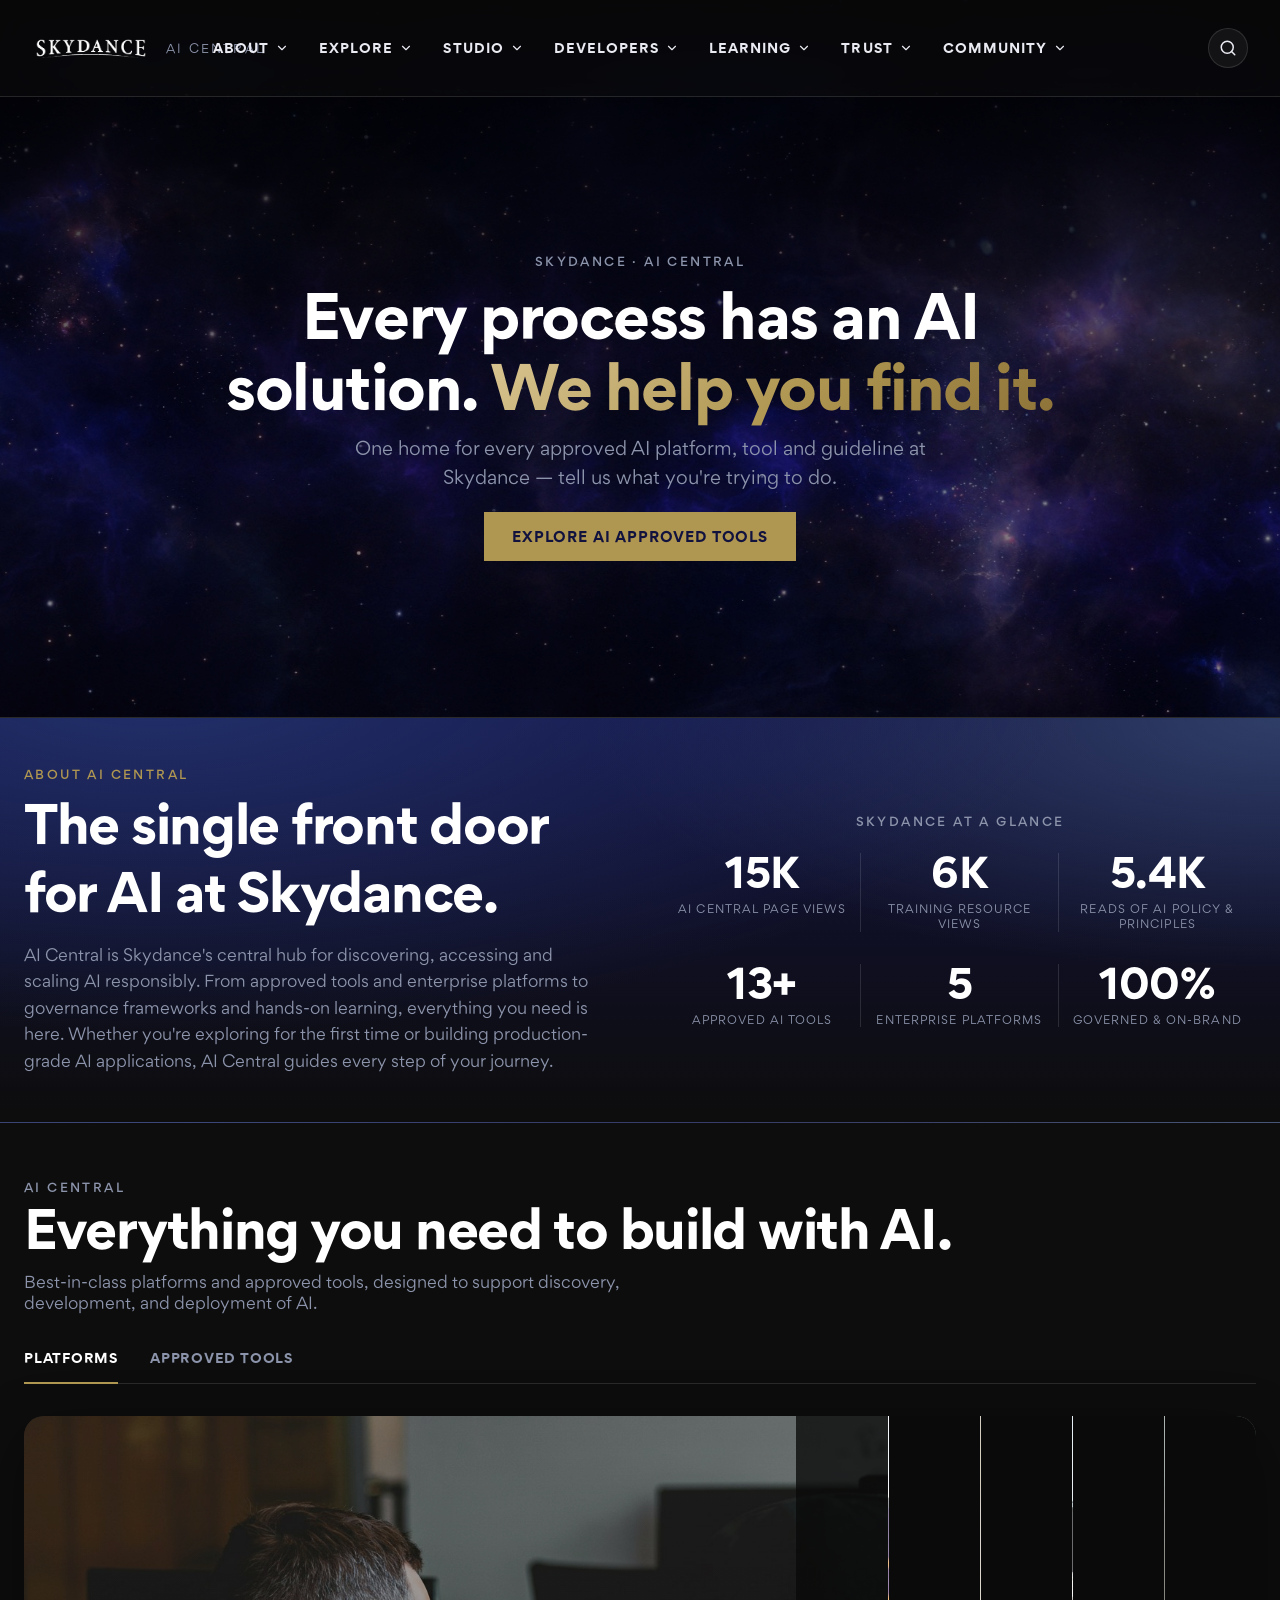
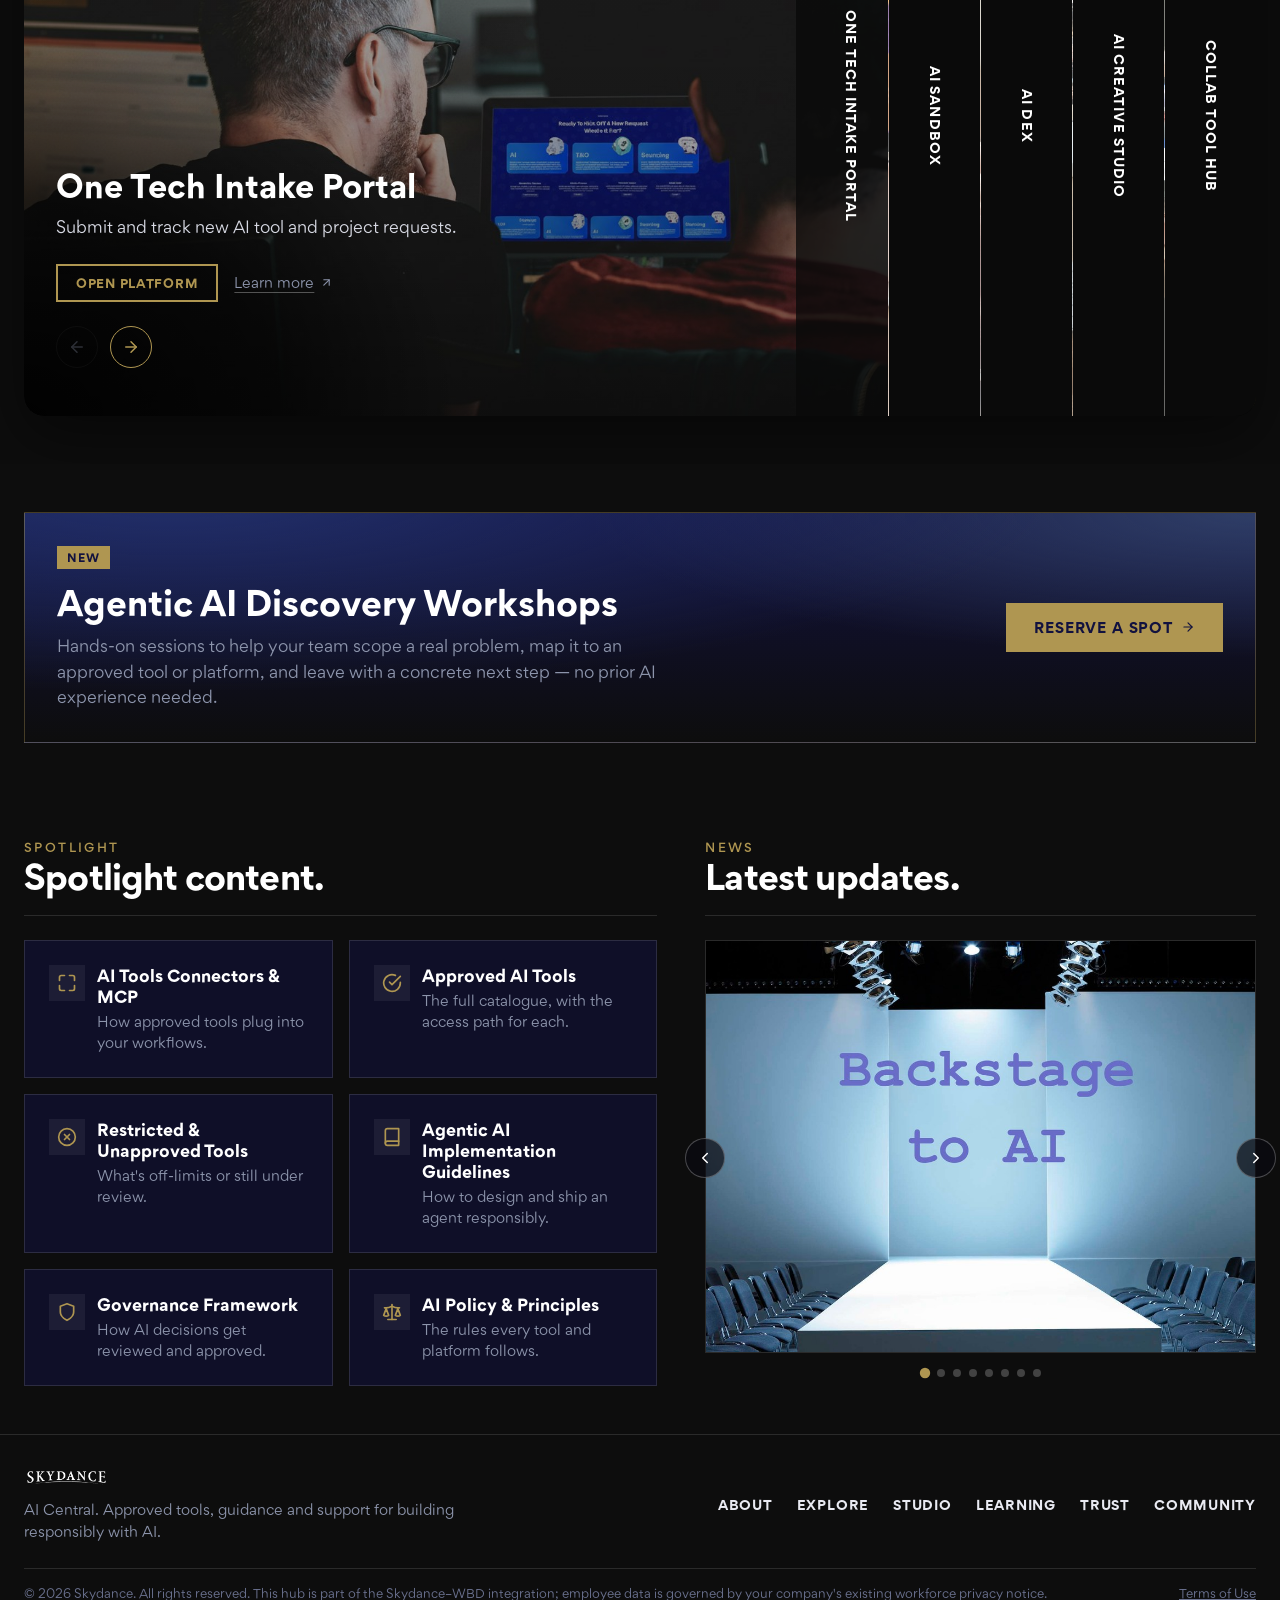
<file: index.html>
<!DOCTYPE html>
<html lang="en">
<head>
<meta charset="UTF-8" />
<meta name="viewport" content="width=device-width, initial-scale=1.0" />
<title>Skydance AI Central</title>
<meta name="description" content="Skydance AI Central — approved AI platforms, tools, training and governance in one place." />
<link rel="icon" type="image/png" sizes="32x32" href="assets/favicon/favicon-32x32.png" />
<link rel="shortcut icon" href="assets/favicon/favicon-32x32.png" />
<link rel="stylesheet" href="tokens.css" />
<link rel="stylesheet" href="styles.css" />
</head>
<body>

<a class="skip-link" href="#main">Skip to content</a>

<!-- Cosmos background (fixed, behind everything). Every section BELOW the
     hero has its own fully opaque background (solid black or the brand-blue
     band), so this nebula is only ever visible through the hero itself. -->
<div class="cosmos" aria-hidden="true"></div>
<div class="cosmos-scrim-top" aria-hidden="true"></div>

<!-- ======================= HEADER ======================= -->
<header class="site-header">
  <div class="site-header__bar">
    <a class="brand" href="index.html" aria-label="Skydance AI Central — Home">
      <img src="assets/logo/skydance-logo-white.png" alt="Skydance" />
      <span class="brand__unit">AI Central</span>
    </a>

    <nav class="main-nav" id="mainNav" aria-label="Primary">
      <div class="nav-item" data-panel="about">
        <a class="nav-trigger" href="about.html" aria-haspopup="true" aria-expanded="false" aria-controls="navFlyout">About<svg class="nav-trigger__chevron" viewBox="0 0 24 24" width="14" height="14" fill="none" stroke="currentColor" stroke-width="2" stroke-linecap="round" stroke-linejoin="round" aria-hidden="true"><path d="m6 9 6 6 6-6"></path></svg></a>
      </div>
      <div class="nav-item" data-panel="explore">
        <a class="nav-trigger" href="#" aria-haspopup="true" aria-expanded="false" aria-controls="navFlyout">Explore<svg class="nav-trigger__chevron" viewBox="0 0 24 24" width="14" height="14" fill="none" stroke="currentColor" stroke-width="2" stroke-linecap="round" stroke-linejoin="round" aria-hidden="true"><path d="m6 9 6 6 6-6"></path></svg></a>
      </div>
      <div class="nav-item" data-panel="studio">
        <a class="nav-trigger" href="#" aria-haspopup="true" aria-expanded="false" aria-controls="navFlyout">Studio<svg class="nav-trigger__chevron" viewBox="0 0 24 24" width="14" height="14" fill="none" stroke="currentColor" stroke-width="2" stroke-linecap="round" stroke-linejoin="round" aria-hidden="true"><path d="m6 9 6 6 6-6"></path></svg></a>
      </div>
      <div class="nav-item" data-panel="developers">
        <a class="nav-trigger" href="#" aria-haspopup="true" aria-expanded="false" aria-controls="navFlyout">Developers<svg class="nav-trigger__chevron" viewBox="0 0 24 24" width="14" height="14" fill="none" stroke="currentColor" stroke-width="2" stroke-linecap="round" stroke-linejoin="round" aria-hidden="true"><path d="m6 9 6 6 6-6"></path></svg></a>
      </div>
      <div class="nav-item" data-panel="learning">
        <a class="nav-trigger" href="#" aria-haspopup="true" aria-expanded="false" aria-controls="navFlyout">Learning<svg class="nav-trigger__chevron" viewBox="0 0 24 24" width="14" height="14" fill="none" stroke="currentColor" stroke-width="2" stroke-linecap="round" stroke-linejoin="round" aria-hidden="true"><path d="m6 9 6 6 6-6"></path></svg></a>
      </div>
      <div class="nav-item" data-panel="trust">
        <a class="nav-trigger" href="#" aria-haspopup="true" aria-expanded="false" aria-controls="navFlyout">Trust<svg class="nav-trigger__chevron" viewBox="0 0 24 24" width="14" height="14" fill="none" stroke="currentColor" stroke-width="2" stroke-linecap="round" stroke-linejoin="round" aria-hidden="true"><path d="m6 9 6 6 6-6"></path></svg></a>
      </div>
      <div class="nav-item" data-panel="community">
        <a class="nav-trigger" href="https://warnermedia.sharepoint.com/sites/WBDAICentral/SitePages/Community_Landing.aspx" target="_blank" rel="noopener" aria-haspopup="true" aria-expanded="false" aria-controls="navFlyout">Community<svg class="nav-trigger__chevron" viewBox="0 0 24 24" width="14" height="14" fill="none" stroke="currentColor" stroke-width="2" stroke-linecap="round" stroke-linejoin="round" aria-hidden="true"><path d="m6 9 6 6 6-6"></path></svg></a>
      </div>
    </nav>

    <div class="header-actions">
      <!-- Inline search: click the icon, a single input field reveals
           right there — no modal, no suggestions/results list. -->
      <div class="search-inline" id="searchInline">
        <button class="icon-btn" id="searchTrigger" aria-label="Search AI Central" aria-expanded="false" aria-controls="searchPopover">
          <svg viewBox="0 0 24 24" width="18" height="18" fill="none" stroke="currentColor" stroke-width="2" stroke-linecap="round" stroke-linejoin="round" aria-hidden="true"><circle cx="11" cy="11" r="8"></circle><path d="m21 21-4.3-4.3"></path></svg>
        </button>
        <div class="search-popover" id="searchPopover" aria-hidden="true">
          <div class="search-popover__field">
            <svg viewBox="0 0 24 24" width="16" height="16" fill="none" stroke="currentColor" stroke-width="2" stroke-linecap="round" stroke-linejoin="round" aria-hidden="true"><circle cx="11" cy="11" r="8"></circle><path d="m21 21-4.3-4.3"></path></svg>
            <input type="text" id="searchInput" placeholder="Search AI Central…" autocomplete="off" />
          </div>
        </div>
      </div>
      <button class="nav-toggle" id="navToggle" aria-label="Open menu" aria-expanded="false" aria-controls="mobileNav">
        <svg viewBox="0 0 24 24" width="20" height="20" fill="none" stroke="currentColor" stroke-width="2" stroke-linecap="round" stroke-linejoin="round" aria-hidden="true"><line x1="4" x2="20" y1="7" y2="7"></line><line x1="4" x2="20" y1="12" y2="12"></line><line x1="4" x2="20" y1="17" y2="17"></line></svg>
      </button>
    </div>
  </div>

  <!-- Full-width flyout panel (replicates skydance.com's nav pattern): a
       single black block drops below the ENTIRE header on hover/focus of
       any top-level item, rather than a per-item floating card. Only the
       column matching the hovered pillar is shown; script.js also shifts
       the panel's left padding to line up under the active trigger. -->
  <div class="nav-flyout" id="navFlyout" aria-hidden="true">
    <div class="nav-flyout__inner">
      <div class="nav-flyout__col" data-panel="about">
        <a href="about.html#purpose">Our Purpose</a>
        <a href="about.html#vision-mission">Vision &amp; Mission</a>
        <a href="about.html#initiatives">Initiatives</a>
      </div>
      <div class="nav-flyout__col" data-panel="explore">
        <!-- "Platforms" and "Approved AI Tools" used to be two separate
             links here, implying two different destinations — they're
             actually just the two tabs of the single #platforms section
             below. One merged entry avoids promising a destination that
             doesn't exist. Links to the dedicated page (not the in-page
             section) so it's a real destination from anywhere on the site. -->
        <a href="approved-tools.html">Platforms &amp; Tools</a>
        <a href="https://warnermedia.sharepoint.com/sites/CollabToolsHub/SitePages/AI%20Tools%20-%20Connectors%20Offering.aspx" target="_blank" rel="noopener">Connectors &amp; Integrations</a>
        <a href="https://warnermedia.sharepoint.com/sites/WBDAICentral/SitePages/WBD-AI-Cirriculum.aspx" target="_blank" rel="noopener">Tool Guidance</a>
      </div>
      <div class="nav-flyout__col" data-panel="studio">
        <a href="https://warnermedia.sharepoint.com/sites/WBDAICentral/SitePages/Home_One-Tech-Intake-Portal.aspx" target="_blank" rel="noopener">Intake Portal</a>
        <a href="https://warnermedia.sharepoint.com/sites/WBDAICentral/SitePages/Home_AI-Sandbox.aspx" target="_blank" rel="noopener">Sandbox</a>
        <a href="https://warnermedia.sharepoint.com/sites/WBDAICentral/SitePages/Home_AI-Dex.aspx" target="_blank" rel="noopener">DEX</a>
        <a href="https://warnermedia.sharepoint.com/sites/wbdcontentlab/SitePages/AI-Creative-Studio-Hub.aspx?csf=1&amp;web=1&amp;e=E3SuNr&amp;CID=ca6a32ae-9356-4eb2-bfb8-98ca24018188" target="_blank" rel="noopener">Creative Studio</a>
        <a href="https://warnermedia.sharepoint.com/sites/wbdcontentlab/SitePages/ITHelpdeskHome.aspx" target="_blank" rel="noopener">Content Lab</a>
      </div>
      <div class="nav-flyout__col" data-panel="developers">
        <a href="https://warnermedia.sharepoint.com/sites/WBDAICentral/SitePages/WBD-AI-Engineering-Standards.aspx" target="_blank" rel="noopener">Engineering Standards</a>
      </div>
      <div class="nav-flyout__col" data-panel="learning">
        <a href="https://warnermedia.sharepoint.com/sites/mycareeratwbd/SitePages/LearnAI.aspx" target="_blank" rel="noopener">LearnAI@WBD</a>
        <a href="https://warnermedia.sharepoint.com/sites/WBDAICentral/SitePages/WBD-AI-Cirriculum.aspx" target="_blank" rel="noopener">Training &amp; Resources</a>
        <a href="https://warnermedia.sharepoint.com/sites/WBDAICentral/SitePages/AI-Roadshows.aspx" target="_blank" rel="noopener">Roadshows</a>
      </div>
      <div class="nav-flyout__col" data-panel="trust">
        <a href="https://warnermedia.sharepoint.com/sites/WBDAICentral/SitePages/Goverance&amp;OperatingModel.aspx" target="_blank" rel="noopener">Governance Framework</a>
        <a href="https://warnermedia.sharepoint.com/sites/WBDAICentral/SitePages/Guidelines%20&amp;%20Policies.aspx" target="_blank" rel="noopener">Policy &amp; Principles</a>
      </div>
      <div class="nav-flyout__col" data-panel="community">
        <a href="https://warnermedia.sharepoint.com/sites/WBDAICentral/SitePages/Latest-Updates.aspx" target="_blank" rel="noopener">Events &amp; Updates</a>
        <a href="https://warnermedia.sharepoint.com/sites/WBDAICentral/SitePages/Contact-Us.aspx" target="_blank" rel="noopener">Support</a>
      </div>
    </div>
  </div>
</header>

<!-- Mobile nav — native <details> accordions, one per pillar. No extra JS
     needed for expand/collapse; fully keyboard- and screen-reader-friendly. -->
<div class="mobile-overlay" id="mobileOverlay"></div>
<nav class="mobile-nav" id="mobileNav" aria-label="Mobile" data-open="false">
  <button class="mobile-nav-close btn-ghost" id="navClose" aria-label="Close menu">
    <svg viewBox="0 0 24 24" width="18" height="18" fill="none" stroke="currentColor" stroke-width="2" stroke-linecap="round" stroke-linejoin="round" aria-hidden="true"><path d="M18 6 6 18"></path><path d="m6 6 12 12"></path></svg>
  </button>

  <details class="mobile-accordion">
    <summary>About<span class="mobile-accordion__marker" aria-hidden="true">+</span></summary>
    <a href="about.html#purpose">Our Purpose</a>
    <a href="about.html#vision-mission">Vision &amp; Mission</a>
    <a href="about.html#initiatives">Initiatives</a>
  </details>
  <details class="mobile-accordion">
    <summary>Explore<span class="mobile-accordion__marker" aria-hidden="true">+</span></summary>
    <a href="approved-tools.html">Platforms &amp; Tools</a>
    <a href="https://warnermedia.sharepoint.com/sites/CollabToolsHub/SitePages/AI%20Tools%20-%20Connectors%20Offering.aspx" target="_blank" rel="noopener">Connectors &amp; Integrations</a>
    <a href="https://warnermedia.sharepoint.com/sites/WBDAICentral/SitePages/WBD-AI-Cirriculum.aspx" target="_blank" rel="noopener">Tool Guidance</a>
  </details>
  <details class="mobile-accordion">
    <summary>Studio<span class="mobile-accordion__marker" aria-hidden="true">+</span></summary>
    <a href="https://warnermedia.sharepoint.com/sites/WBDAICentral/SitePages/Home_One-Tech-Intake-Portal.aspx" target="_blank" rel="noopener">Intake Portal</a>
    <a href="https://warnermedia.sharepoint.com/sites/WBDAICentral/SitePages/Home_AI-Sandbox.aspx" target="_blank" rel="noopener">Sandbox</a>
    <a href="https://warnermedia.sharepoint.com/sites/WBDAICentral/SitePages/Home_AI-Dex.aspx" target="_blank" rel="noopener">DEX</a>
    <a href="https://warnermedia.sharepoint.com/sites/wbdcontentlab/SitePages/AI-Creative-Studio-Hub.aspx?csf=1&amp;web=1&amp;e=E3SuNr&amp;CID=ca6a32ae-9356-4eb2-bfb8-98ca24018188" target="_blank" rel="noopener">Creative Studio</a>
    <a href="https://warnermedia.sharepoint.com/sites/wbdcontentlab/SitePages/ITHelpdeskHome.aspx" target="_blank" rel="noopener">Content Lab</a>
  </details>
  <details class="mobile-accordion">
    <summary>Developers<span class="mobile-accordion__marker" aria-hidden="true">+</span></summary>
    <a href="https://warnermedia.sharepoint.com/sites/WBDAICentral/SitePages/WBD-AI-Engineering-Standards.aspx" target="_blank" rel="noopener">Engineering Standards</a>
  </details>
  <details class="mobile-accordion">
    <summary>Learning<span class="mobile-accordion__marker" aria-hidden="true">+</span></summary>
    <a href="https://warnermedia.sharepoint.com/sites/mycareeratwbd/SitePages/LearnAI.aspx" target="_blank" rel="noopener">LearnAI@WBD</a>
    <a href="https://warnermedia.sharepoint.com/sites/WBDAICentral/SitePages/WBD-AI-Cirriculum.aspx" target="_blank" rel="noopener">Training &amp; Resources</a>
    <a href="https://warnermedia.sharepoint.com/sites/WBDAICentral/SitePages/AI-Roadshows.aspx" target="_blank" rel="noopener">Roadshows</a>
  </details>
  <details class="mobile-accordion">
    <summary>Trust<span class="mobile-accordion__marker" aria-hidden="true">+</span></summary>
    <a href="https://warnermedia.sharepoint.com/sites/WBDAICentral/SitePages/Goverance&amp;OperatingModel.aspx" target="_blank" rel="noopener">Governance Framework</a>
    <a href="https://warnermedia.sharepoint.com/sites/WBDAICentral/SitePages/Guidelines%20&amp;%20Policies.aspx" target="_blank" rel="noopener">Policy &amp; Principles</a>
  </details>
  <details class="mobile-accordion">
    <summary>Community<span class="mobile-accordion__marker" aria-hidden="true">+</span></summary>
    <a href="https://warnermedia.sharepoint.com/sites/WBDAICentral/SitePages/Latest-Updates.aspx" target="_blank" rel="noopener">Events &amp; Updates</a>
    <a href="https://warnermedia.sharepoint.com/sites/WBDAICentral/SitePages/Contact-Us.aspx" target="_blank" rel="noopener">Support</a>
  </details>
</nav>

<main id="main">

  <!-- ======================= HERO (the only section with the cosmos) ======================= -->
  <section class="hero" id="top">
    <div class="hero__scrim" aria-hidden="true"></div>
    <div class="container hero__inner">
      <p class="eyebrow">Skydance &middot; AI Central</p>

      <h1>Every process has an AI solution. <span class="accent">We help you find it.</span></h1>

      <p class="hero__sub">
        One home for every approved AI platform, tool and guideline at Skydance — tell us what you're trying to do.
      </p>

      <div class="hero__ctas">
        <a class="btn btn-gold" href="#platforms">Explore AI approved tools</a>
      </div>
    </div>
  </section>

  <!-- ======================= ABOUT THE AI COE (opaque brand-blue band) ======================= -->
  <section id="about" class="about-band">
    <div class="container about-band__grid">
      <div class="about-band__copy">
        <p class="eyebrow eyebrow--accent">About AI Central</p>
        <h2>The single front door for AI at Skydance.</h2>
        <p class="about-band__desc">
          AI Central is Skydance's central hub for discovering, accessing and scaling AI
          responsibly. From approved tools and enterprise platforms to governance frameworks and hands-on
          learning, everything you need is here. Whether you're exploring for the first time or building
          production-grade AI applications, AI Central guides every step of your journey.
        </p>
      </div>

      <div class="metric-block">
        <p class="metric-block__eyebrow">Skydance at a glance</p>
        <div class="metric-grid">
          <div class="metric-card">
            <div class="metric-card__value">15K</div>
            <div class="metric-card__label">AI Central page views</div>
          </div>
          <div class="metric-card">
            <div class="metric-card__value">6K</div>
            <div class="metric-card__label">Training resource views</div>
          </div>
          <div class="metric-card">
            <div class="metric-card__value">5.4K</div>
            <div class="metric-card__label">Reads of AI Policy &amp; Principles</div>
          </div>
          <div class="metric-card">
            <div class="metric-card__value">13+</div>
            <div class="metric-card__label">Approved AI tools</div>
          </div>
          <div class="metric-card">
            <div class="metric-card__value">5</div>
            <div class="metric-card__label">Enterprise platforms</div>
          </div>
          <div class="metric-card">
            <div class="metric-card__value">100%</div>
            <div class="metric-card__label">Governed &amp; on-brand</div>
          </div>
        </div>
      </div>
    </div>
  </section>

  <!-- ======================= TOOLS & PLATFORMS (opaque black, tabbed) ======================= -->
  <section id="platforms" class="platforms">
    <div class="container">
      <div class="section-head">
        <div>
          <p class="eyebrow eyebrow--accent">AI Central</p>
          <h2>Everything you need to build with AI.</h2>
          <p>Best-in-class platforms and approved tools, designed to support discovery, development, and deployment of AI.</p>
        </div>
      </div>

      <div class="tool-tabs" role="tablist" aria-label="Tools and platforms">
        <button class="tool-tab is-active" type="button" role="tab" id="tab-internal" aria-selected="true" aria-controls="panel-internal" data-tab="internal">Platforms</button>
        <button class="tool-tab" type="button" role="tab" id="tab-external" aria-selected="false" aria-controls="panel-external" tabindex="-1" data-tab="external">Approved Tools</button>
      </div>

      <!-- In-house platforms, as a horizontal "side-tab" accordion (one
           panel open at a time, closed panels collapse to a narrow vertical
           tab) — modeled on the Skydance Integration Hub's "What We're
           Building" component. CTA reads "Open platform" — these are
           already owned/governed, not a third-party access request. The
           panels themselves are rendered from PLATFORM_ITEMS in script.js;
           this div is just the mount point. -->
      <div class="tool-panel is-active" id="panel-internal" role="tabpanel" aria-labelledby="tab-internal" data-panel="internal">
        <div class="platform-accordion" id="platformAccordion" aria-label="In-house AI platforms"></div>
      </div>

      <!-- External, third-party AI tools. CTA reads "Request access" since
           these go through an approval step, unlike the platforms above. -->
      <div class="tool-panel" id="panel-external" role="tabpanel" aria-labelledby="tab-external" data-panel="external" hidden>
        <span id="request-access" class="anchor-offset" aria-hidden="true"></span>
        <div class="platform-grid">
          <a class="platform-card" href="https://forms.office.com/r/pxLeB9eCQp" target="_blank" rel="noopener">
            <span class="platform-card__icon platform-card__icon--logo" aria-hidden="true">
              <svg viewBox="0 0 1322.9 1147.5" width="23" height="20" fill="#0078D4"><path d="m711.19 265.2c-27.333 0-46.933 3.07-58.8 9.33 27.067-80.267 47.6-210.13 168-210.13 114.93 0 108.4 138.27 157.87 200.8zm107.33 112.93c-35.467 125.2-70 251.2-110.13 375.33-12.133 36.4-45.733 61.6-84 61.6h-136.27c9.3333-14 16.8-28.933 21.467-45.733 35.467-125.07 70-251.07 110.13-375.33 12.133-36.4 45.733-61.6 84-61.6h136.27c-9.3333 14-16.8 28.934-21.467 45.734m-316.13 704.8c-114.93 0-108.4-138.13-157.87-200.67h267.07c27.467 0 47.067-3.07 58.8-9.33-27.067 80.266-47.6 210-168 210m777.47-758.93h0.93c-32.667-38.266-82.267-57.866-146.67-57.866h-36.4c-34.533-2.8-65.333-26.134-76.533-58.8l-36.4-103.6c-21.463-61.737-80.263-103.74-145.73-103.74h-475.07c-175.6 0-251.2 225.07-292.27 361.33-38.267 127.07-126 341.73-24.267 462.13 46.667 55.067 116.67 57.867 183.07 57.867 34.533 2.8 65.333 26.133 76.533 58.8l36.4 103.6c21.467 61.733 80.267 103.73 145.6 103.73h475.2c175.47 0 251.07-225.07 292.27-361.33 30.8-100.8 68.133-224.93 66.267-324.8 0-50.534-11.2-100-42.933-137.33"></path></svg>
            </span>
            <span class="platform-card__name">Microsoft Copilot</span>
            <span class="platform-card__desc">Everyday assistant across email, docs and meetings.</span>
            <span class="platform-card__cta">Request access <svg viewBox="0 0 24 24" width="14" height="14" fill="none" stroke="currentColor" stroke-width="2" stroke-linecap="round" stroke-linejoin="round" aria-hidden="true"><path d="M5 12h14"></path><path d="m12 5 7 7-7 7"></path></svg></span>
          </a>
          <a class="platform-card" href="https://forms.office.com/pages/responsepage.aspx?id=JYi0DnHoWUS8ctDs1o8fOe-E3K0lIAROr8C14OK_p-dURVRXTkpVME02Q1lYSVMwWllaQzg1OFoyRi4u&amp;route=shorturl" target="_blank" rel="noopener">
            <span class="platform-card__icon platform-card__icon--logo" aria-hidden="true">
              <svg viewBox="0 0 24 24" width="20" height="20" fill="#D97757"><path d="m4.7144 15.9555 4.7174-2.6471.079-.2307-.079-.1275h-.2307l-.7893-.0486-2.6956-.0729-2.3375-.0971-2.2646-.1214-.5707-.1215-.5343-.7042.0546-.3522.4797-.3218.686.0608 1.5179.1032 2.2767.1578 1.6514.0972 2.4468.255h.3886l.0546-.1579-.1336-.0971-.1032-.0972L6.973 9.8356l-2.55-1.6879-1.3356-.9714-.7225-.4918-.3643-.4614-.1578-1.0078.6557-.7225.8803.0607.2246.0607.8925.686 1.9064 1.4754 2.4893 1.8336.3643.3035.1457-.1032.0182-.0728-.164-.2733-1.3539-2.4467-1.445-2.4893-.6435-1.032-.17-.6194c-.0607-.255-.1032-.4674-.1032-.7285L6.287.1335 6.6997 0l.9957.1336.419.3642.6192 1.4147 1.0018 2.2282 1.5543 3.0296.4553.8985.2429.8318.091.255h.1579v-.1457l.1275-1.706.2368-2.0947.2307-2.6957.0789-.7589.3764-.9107.7468-.4918.5828.2793.4797.686-.0668.4433-.2853 1.8517-.5586 2.9021-.3643 1.9429h.2125l.2429-.2429.9835-1.3053 1.6514-2.0643.7286-.8196.85-.9046.5464-.4311h1.0321l.759 1.1293-.34 1.1657-1.0625 1.3478-.8804 1.1414-1.2628 1.7-.7893 1.36.0729.1093.1882-.0183 2.8535-.607 1.5421-.2794 1.8396-.3157.8318.3886.091.3946-.3278.8075-1.967.4857-2.3072.4614-3.4364.8136-.0425.0304.0486.0607 1.5482.1457.6618.0364h1.621l3.0175.2247.7892.522.4736.6376-.079.4857-1.2142.6193-1.6393-.3886-3.825-.9107-1.3113-.3279h-.1822v.1093l1.0929 1.0686 2.0035 1.8092 2.5075 2.3314.1275.5768-.3218.4554-.34-.0486-2.2039-1.6575-.85-.7468-1.9246-1.621h-.1275v.17l.4432.6496 2.3436 3.5214.1214 1.0807-.17.3521-.6071.2125-.6679-.1214-1.3721-1.9246L14.38 17.959l-1.1414-1.9428-.1397.079-.674 7.2552-.3156.3703-.7286.2793-.6071-.4614-.3218-.7468.3218-1.4753.3886-1.9246.3157-1.53.2853-1.9004.17-.6314-.0121-.0425-.1397.0182-1.4328 1.9672-2.1796 2.9446-1.7243 1.8456-.4128.164-.7164-.3704.0667-.6618.4008-.5889 2.386-3.0357 1.4389-1.882.929-1.0868-.0062-.1579h-.0546l-6.3385 4.1164-1.1293.1457-.4857-.4554.0608-.7467.2307-.2429 1.9064-1.3114Z"></path></svg>
            </span>
            <span class="platform-card__name">Claude</span>
            <span class="platform-card__desc">Long-context assistant for research and review workflows.</span>
            <span class="platform-card__cta">Request access <svg viewBox="0 0 24 24" width="14" height="14" fill="none" stroke="currentColor" stroke-width="2" stroke-linecap="round" stroke-linejoin="round" aria-hidden="true"><path d="M5 12h14"></path><path d="m12 5 7 7-7 7"></path></svg></span>
          </a>
          <a class="platform-card" href="https://wbd.service-now.com/one?id=sc_cat_item&amp;sys_id=dab7f2e21be7a950a8128550cd4bcb01" target="_blank" rel="noopener">
            <span class="platform-card__icon platform-card__icon--logo" aria-hidden="true">
              <svg viewBox="0 0 24 24" width="18" height="18" fill="#050038"><path d="M17.392 0H13.9L17 4.808 10.444 0H6.949l3.102 6.3L3.494 0H0l3.05 8.131L0 24h3.494L10.05 6.985 6.949 24h3.494L17 5.494 13.899 24h3.493L24 3.672 17.392 0z"></path></svg>
            </span>
            <span class="platform-card__name">Miro</span>
            <span class="platform-card__desc">Collaborative whiteboarding for workshops and planning.</span>
            <span class="platform-card__cta">Request access <svg viewBox="0 0 24 24" width="14" height="14" fill="none" stroke="currentColor" stroke-width="2" stroke-linecap="round" stroke-linejoin="round" aria-hidden="true"><path d="M5 12h14"></path><path d="m12 5 7 7-7 7"></path></svg></span>
          </a>
          <a class="platform-card" href="https://wbd.service-now.com/serviceportal?id=sc_cat_item&amp;sys_id=f940245e1b02f11093fec995624bcbc3&amp;sysparm_category=f935d6b51b162910c59543b1b24bcb43" target="_blank" rel="noopener">
            <span class="platform-card__icon platform-card__icon--tile" aria-hidden="true">
              <svg viewBox="0 0 56 54" width="38" height="38"><defs><style>.fflogo-1{fill:#eb1000;}.fflogo-2{fill:#fff;}</style></defs><rect class="fflogo-1" width="56" height="54" rx="9.91" ry="9.91"></rect><path class="fflogo-2" d="M21.57,37.57c0,.22-.1.32-.32.32h-4.57c-.18,0-.25-.13-.25-.32V13.94c0-.21.07-.29.28-.29h14.65c.25,0,.31.07.35.31l.41,3.99c.04.22-.07.32-.31.32h-10.24v5.62h9.23c.21,0,.31.07.31.29v4.04c0,.22-.11.29-.29.29h-9.25v9.06Z"></path><path class="fflogo-2" d="M34.86,19.81c0-.21.1-.31.31-.31h4.55c.24,0,.31.06.31.3v17.74c0,.24-.07.34-.34.34h-4.46c-.25,0-.37-.11-.37-.35v-17.73Z"></path><path class="fflogo-2" d="M38.56,15.5l2.26.51c.89.2,1.51-.86.89-1.53l-1.57-1.7c-.21-.22-.29-.53-.22-.83l.51-2.26c.2-.89-.87-1.5-1.54-.88l-1.7,1.57c-.22.21-.54.29-.83.22l-2.26-.51c-.89-.2-1.51.86-.89,1.53l1.57,1.7c.21.22.29.53.22.83l-.51,2.26c-.2.89.87,1.5,1.54.88l1.7-1.57c.22-.21.54-.29.83-.22Z"></path></svg>
            </span>
            <span class="platform-card__name">Adobe Firefly</span>
            <span class="platform-card__desc">Generative image and design tooling for Creative teams.</span>
            <span class="platform-card__cta">Request access <svg viewBox="0 0 24 24" width="14" height="14" fill="none" stroke="currentColor" stroke-width="2" stroke-linecap="round" stroke-linejoin="round" aria-hidden="true"><path d="M5 12h14"></path><path d="m12 5 7 7-7 7"></path></svg></span>
          </a>
        </div>
        <div class="tool-panel__footer">
          <a class="btn btn-ghost btn-sm" href="approved-tools.html">See all approved tools <svg viewBox="0 0 24 24" width="14" height="14" fill="none" stroke="currentColor" stroke-width="2" stroke-linecap="round" stroke-linejoin="round" aria-hidden="true"><path d="M5 12h14"></path><path d="m12 5 7 7-7 7"></path></svg></a>
        </div>
      </div>
    </div>
  </section>

  <!-- ======================= DISCOVERY WORKSHOPS (feature banner) ======================= -->
  <section class="discovery-banner">
    <div class="container">
      <div class="discovery-banner__card">
        <div class="discovery-banner__copy">
          <span class="discovery-banner__badge">New</span>
          <h2>Agentic AI Discovery Workshops</h2>
          <p>Hands-on sessions to help your team scope a real problem, map it to an approved tool or platform, and leave with a concrete next step — no prior AI experience needed.</p>
        </div>
        <a class="btn btn-gold" href="https://warnermedia.sharepoint.com/sites/WBDAICentral/SitePages/Agentic-AI-Discovery-Workshops.aspx" target="_blank" rel="noopener">Reserve a spot <svg viewBox="0 0 24 24" width="14" height="14" fill="none" stroke="currentColor" stroke-width="2" stroke-linecap="round" stroke-linejoin="round" aria-hidden="true"><path d="M5 12h14"></path><path d="m12 5 7 7-7 7"></path></svg></a>
      </div>
    </div>
  </section>

  <!-- ======================= SPOTLIGHT + LATEST UPDATES, combined row ======================
       Two independent content blocks sharing one section to save vertical
       space, following skydance.com's "Latest News" header pattern — an
       eyebrow + H2 on the left, with a "See more"-style link pinned to the
       same row's far edge — applied to each column's own mini-header
       instead of one shared heading, since Spotlight and Updates are two
       distinct feeds, not one. ======================================== -->
  <section class="spotlight-updates">
    <div class="container spotlight-updates__grid">

      <div class="spotlight-updates__col spotlight-updates__col--spotlight">
        <div class="spotlight-updates__head">
          <div>
            <p class="eyebrow eyebrow--accent">Spotlight</p>
            <h2>Spotlight content.</h2>
          </div>
        </div>
        <div class="spotlight-grid">
          <a class="spotlight-card" href="https://warnermedia.sharepoint.com/sites/CollabToolsHub/SitePages/AI%20Tools%20-%20Connectors%20Offering.aspx" target="_blank" rel="noopener">
            <span class="spotlight-card__icon" aria-hidden="true">
              <svg viewBox="0 0 24 24" width="20" height="20" fill="none" stroke="currentColor" stroke-width="2" stroke-linecap="round" stroke-linejoin="round"><path d="M9 3H5a2 2 0 0 0-2 2v4"></path><path d="M9 21H5a2 2 0 0 1-2-2v-4"></path><path d="M15 3h4a2 2 0 0 1 2 2v4"></path><path d="M15 21h4a2 2 0 0 0 2-2v-4"></path></svg>
            </span>
            <span class="spotlight-card__body">
              <span class="spotlight-card__name">AI Tools Connectors &amp; MCP</span>
              <span class="spotlight-card__desc">How approved tools plug into your workflows.</span>
            </span>
          </a>
          <a class="spotlight-card" href="approved-tools.html">
            <span class="spotlight-card__icon" aria-hidden="true">
              <svg viewBox="0 0 24 24" width="20" height="20" fill="none" stroke="currentColor" stroke-width="2" stroke-linecap="round" stroke-linejoin="round"><path d="M22 11.08V12a10 10 0 1 1-5.93-9.14"></path><path d="M22 4 12 14.01l-3-3"></path></svg>
            </span>
            <span class="spotlight-card__body">
              <span class="spotlight-card__name">Approved AI Tools</span>
              <span class="spotlight-card__desc">The full catalogue, with the access path for each.</span>
            </span>
          </a>
          <a class="spotlight-card" href="approved-tools.html#restricted">
            <span class="spotlight-card__icon" aria-hidden="true">
              <svg viewBox="0 0 24 24" width="20" height="20" fill="none" stroke="currentColor" stroke-width="2" stroke-linecap="round" stroke-linejoin="round"><circle cx="12" cy="12" r="10"></circle><line x1="15" x2="9" y1="9" y2="15"></line><line x1="9" x2="15" y1="9" y2="15"></line></svg>
            </span>
            <span class="spotlight-card__body">
              <span class="spotlight-card__name">Restricted &amp; Unapproved Tools</span>
              <span class="spotlight-card__desc">What's off-limits or still under review.</span>
            </span>
          </a>
          <a class="spotlight-card" href="https://warnermedia.sharepoint.com/sites/WBDAICoE/SitePages/agent-AI-Hub.aspx" target="_blank" rel="noopener">
            <span class="spotlight-card__icon" aria-hidden="true">
              <svg viewBox="0 0 24 24" width="20" height="20" fill="none" stroke="currentColor" stroke-width="2" stroke-linecap="round" stroke-linejoin="round"><path d="M4 19.5A2.5 2.5 0 0 1 6.5 17H20"></path><path d="M6.5 2H20v20H6.5A2.5 2.5 0 0 1 4 19.5v-15A2.5 2.5 0 0 1 6.5 2z"></path></svg>
            </span>
            <span class="spotlight-card__body">
              <span class="spotlight-card__name">Agentic AI Implementation Guidelines</span>
              <span class="spotlight-card__desc">How to design and ship an agent responsibly.</span>
            </span>
          </a>
          <a class="spotlight-card" href="https://warnermedia.sharepoint.com/sites/WBDAICoE/SitePages/agent-AI-Hub.aspx" target="_blank" rel="noopener">
            <span class="spotlight-card__icon" aria-hidden="true">
              <svg viewBox="0 0 24 24" width="20" height="20" fill="none" stroke="currentColor" stroke-width="2" stroke-linecap="round" stroke-linejoin="round"><path d="M12 22s8-4 8-10V5l-8-3-8 3v7c0 6 8 10 8 10Z"></path></svg>
            </span>
            <span class="spotlight-card__body">
              <span class="spotlight-card__name">Governance Framework</span>
              <span class="spotlight-card__desc">How AI decisions get reviewed and approved.</span>
            </span>
          </a>
          <a class="spotlight-card" href="https://warnermedia.sharepoint.com/sites/WBDAICoE/SitePages/Policy%20&amp;%20Principles.aspx" target="_blank" rel="noopener">
            <span class="spotlight-card__icon" aria-hidden="true">
              <svg viewBox="0 0 24 24" width="20" height="20" fill="none" stroke="currentColor" stroke-width="2" stroke-linecap="round" stroke-linejoin="round"><path d="m16 16 3-8 3 8c-.87.65-1.92 1-3 1s-2.13-.35-3-1Z"></path><path d="m2 16 3-8 3 8c-.87.65-1.92 1-3 1s-2.13-.35-3-1Z"></path><path d="M7 21h10"></path><path d="M12 3v18"></path><path d="M3 7h2c2 0 5-1 7-2 2 1 5 2 7 2h2"></path></svg>
            </span>
            <span class="spotlight-card__body">
              <span class="spotlight-card__name">AI Policy &amp; Principles</span>
              <span class="spotlight-card__desc">The rules every tool and platform follows.</span>
            </span>
          </a>
        </div>
      </div>

      <div class="spotlight-updates__col spotlight-updates__col--updates">
        <div class="spotlight-updates__head">
          <div>
            <p class="eyebrow eyebrow--accent">News</p>
            <h2>Latest updates.</h2>
          </div>
        </div>
        <div class="updates-carousel" id="updatesCarousel">
          <div class="updates-carousel__viewport">
            <div class="updates-carousel__track" id="updatesTrack">
              <a class="updates-slide" href="https://warnermedia.sharepoint.com/sites/WBDAICentral/SitePages/backstage%20to%20ai.aspx" target="_blank" rel="noopener">
                <img src="assets/updates/1-backstage-runway.jpg" alt="Backstage to AI — a new video series going behind the curtain with AI experts." />
              </a>
              <a class="updates-slide" href="https://wbd.service-now.com/one?id=kb_article&sysparm_article=KB0018902&table=kb_knowledge&searchTerm=ai%20policy" target="_blank" rel="noopener">
                <img src="assets/updates/2-ai-policy.jpg" alt="Important — click to read the updated AI Policy." />
              </a>
              <a class="updates-slide" href="https://warnermedia.sharepoint.com/sites/TechnologyandOperationsTraining/SitePages/Backstage-to-AI.aspx?csf=1&web=1" target="_blank" rel="noopener">
                <img src="assets/updates/3-backstage-filmstrip.jpg" alt="Backstage to AI, a drop-in series — coming to seven WBD offices." />
              </a>
              <a class="updates-slide" href="https://warnermedia.sharepoint.com/sites/WBDAICentral/Archive/Guidelines/20260605%20Microsoft%20365%20CoPilot%20Guidelines%20-%20updated%20June%202026.pdf" target="_blank" rel="noopener">
                <img src="assets/updates/4-copilot-guidelines.jpg" alt="Update — click to read the refreshed Microsoft Copilot guidelines." />
              </a>
              <a class="updates-slide" href="https://warnermedia.sharepoint.com/sites/WBDAICentral/SitePages/Home_One-Tech-Intake-Portal.aspx" target="_blank" rel="noopener">
                <img src="assets/updates/5-launchpad-live.jpg" alt="New way to submit your technology intake request — the AI-powered One Tech Intake Portal is live now." />
              </a>
              <a class="updates-slide" href="https://warnermedia.sharepoint.com/sites/WBDAICentral/SitePages/Home_AI-Sandbox.aspx" target="_blank" rel="noopener">
                <img src="assets/updates/6-sandbox-live.jpg" alt="AI Sandbox is now live — experiment boldly, innovate safely, in a WBD-governed environment." />
              </a>
              <a class="updates-slide" href="https://warnermedia.sharepoint.com/sites/WBDAICentral/SitePages/SORA2-Update.aspx" target="_blank" rel="noopener">
                <img src="assets/updates/7-sora.jpg" alt="Sora." />
              </a>
              <a class="updates-slide" href="https://warnermedia.sharepoint.com/sites/WBDAICentral/SitePages/Home_AI-Dex.aspx" target="_blank" rel="noopener">
                <img src="assets/updates/8-dex-live.jpg" alt="AI DEX — intelligence meets your documents. Live now." />
              </a>
            </div>
          </div>
          <button class="updates-carousel__arrow updates-carousel__arrow--prev" id="updatesPrev" type="button" aria-label="Previous update">
            <svg viewBox="0 0 24 24" width="18" height="18" fill="none" stroke="currentColor" stroke-width="2" stroke-linecap="round" stroke-linejoin="round" aria-hidden="true"><path d="m15 18-6-6 6-6"></path></svg>
          </button>
          <button class="updates-carousel__arrow updates-carousel__arrow--next" id="updatesNext" type="button" aria-label="Next update">
            <svg viewBox="0 0 24 24" width="18" height="18" fill="none" stroke="currentColor" stroke-width="2" stroke-linecap="round" stroke-linejoin="round" aria-hidden="true"><path d="m9 18 6-6-6-6"></path></svg>
          </button>
          <div class="updates-carousel__dots" id="updatesDots" role="tablist" aria-label="Choose an update"></div>
        </div>
      </div>

    </div>
  </section>

  <!-- Business Impact band removed for now — the stats were mock data.
       Bring it back once we have real usage/impact numbers to report. -->

</main>

<!-- ======================= FOOTER ======================= -->
<footer class="site-footer">
  <div class="container">
    <div class="footer-top">
      <div class="footer-brand">
        <img src="assets/logo/skydance-logo-white.png" alt="Skydance" />
        <p>AI Central. Approved tools, guidance and support for building responsibly with AI.</p>
      </div>
      <nav class="footer-nav" aria-label="Footer">
        <a href="about.html">About</a>
        <a href="#platforms">Explore</a>
        <a href="#platforms">Studio</a>
        <a href="https://warnermedia.sharepoint.com/sites/mycareeratwbd/SitePages/LearnAI.aspx" target="_blank" rel="noopener">Learning</a>
        <a href="https://warnermedia.sharepoint.com/sites/WBDAICentral/SitePages/Goverance&amp;OperatingModel.aspx" target="_blank" rel="noopener">Trust</a>
        <a href="https://warnermedia.sharepoint.com/sites/WBDAICentral/SitePages/Community_Landing.aspx" target="_blank" rel="noopener">Community</a>
      </nav>
    </div>

    <div class="footer-legal">
      <span>&copy; 2026 Skydance. All rights reserved. This hub is part of the Skydance–WBD integration; employee data is governed by your company's existing workforce privacy notice.</span>
      <a href="#">Terms of Use</a>
    </div>
  </div>
</footer>

<script src="script.js"></script>
</body>
</html>
</file>
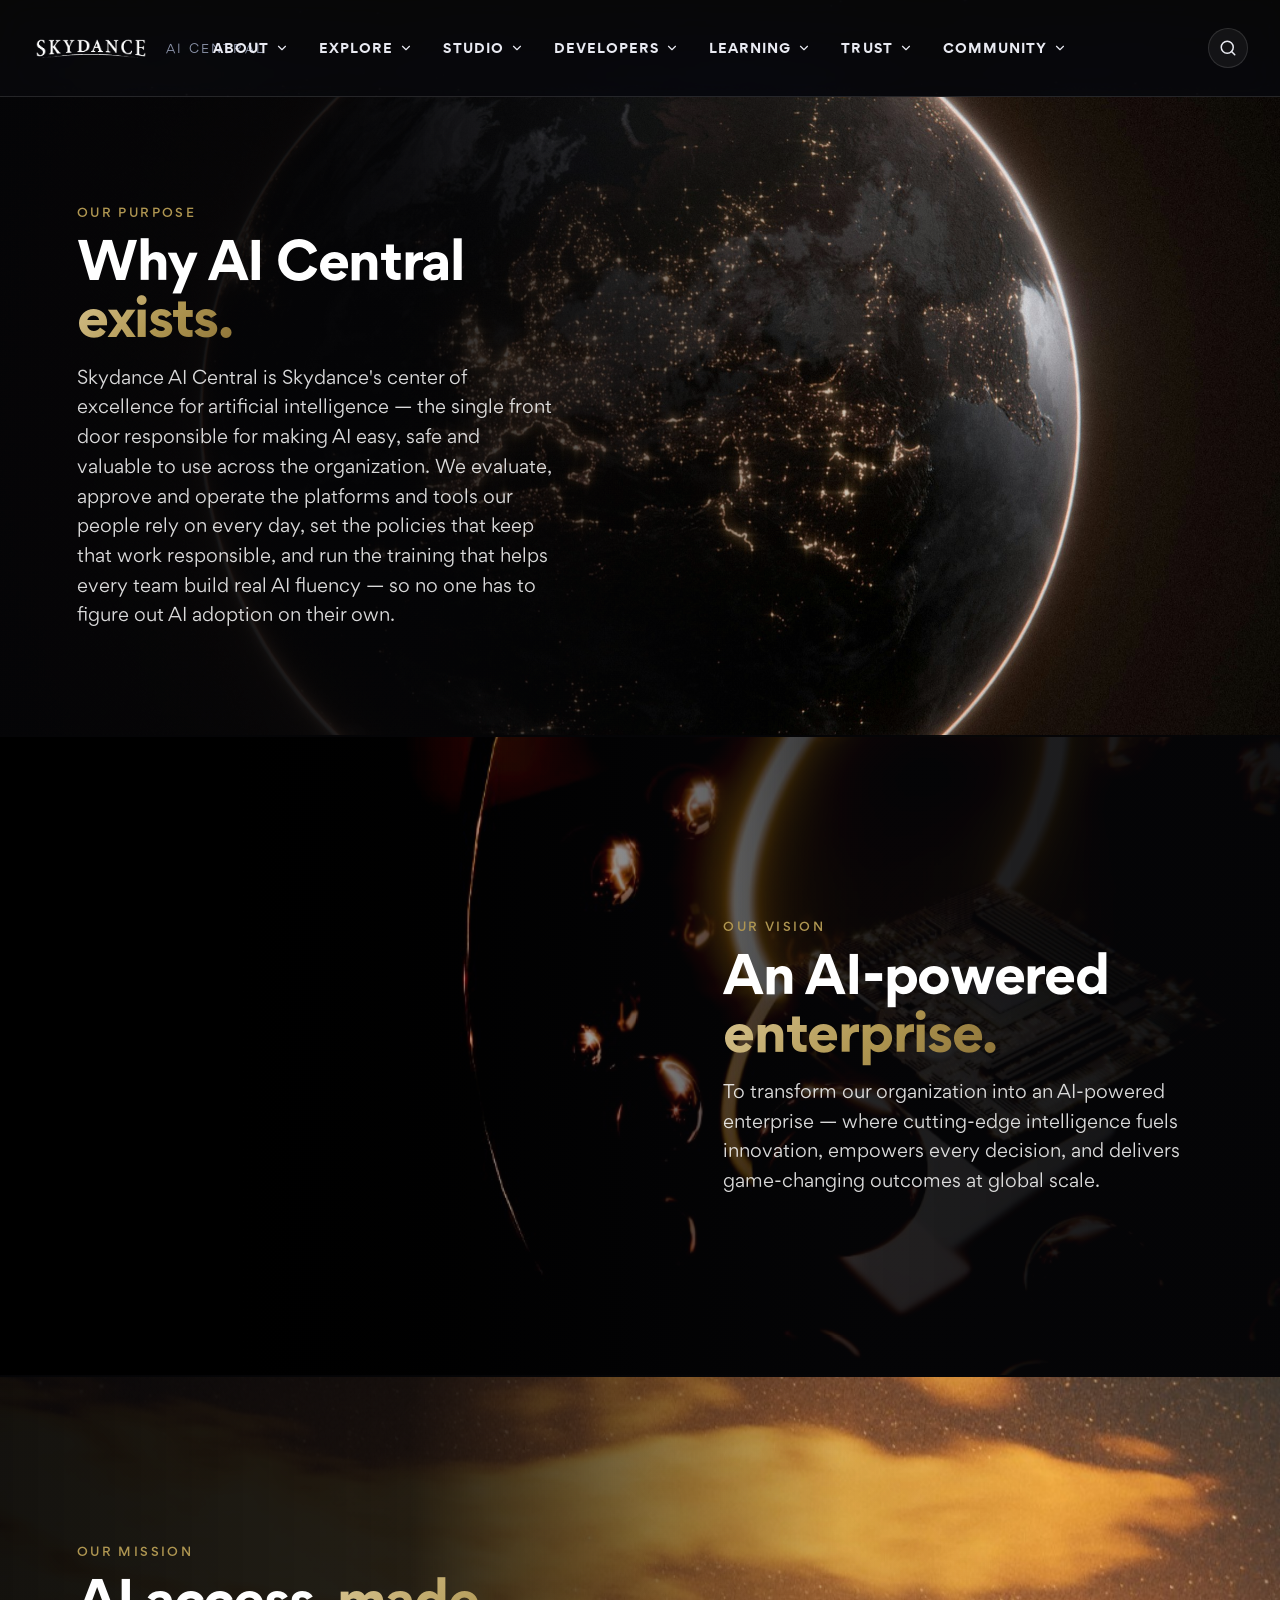
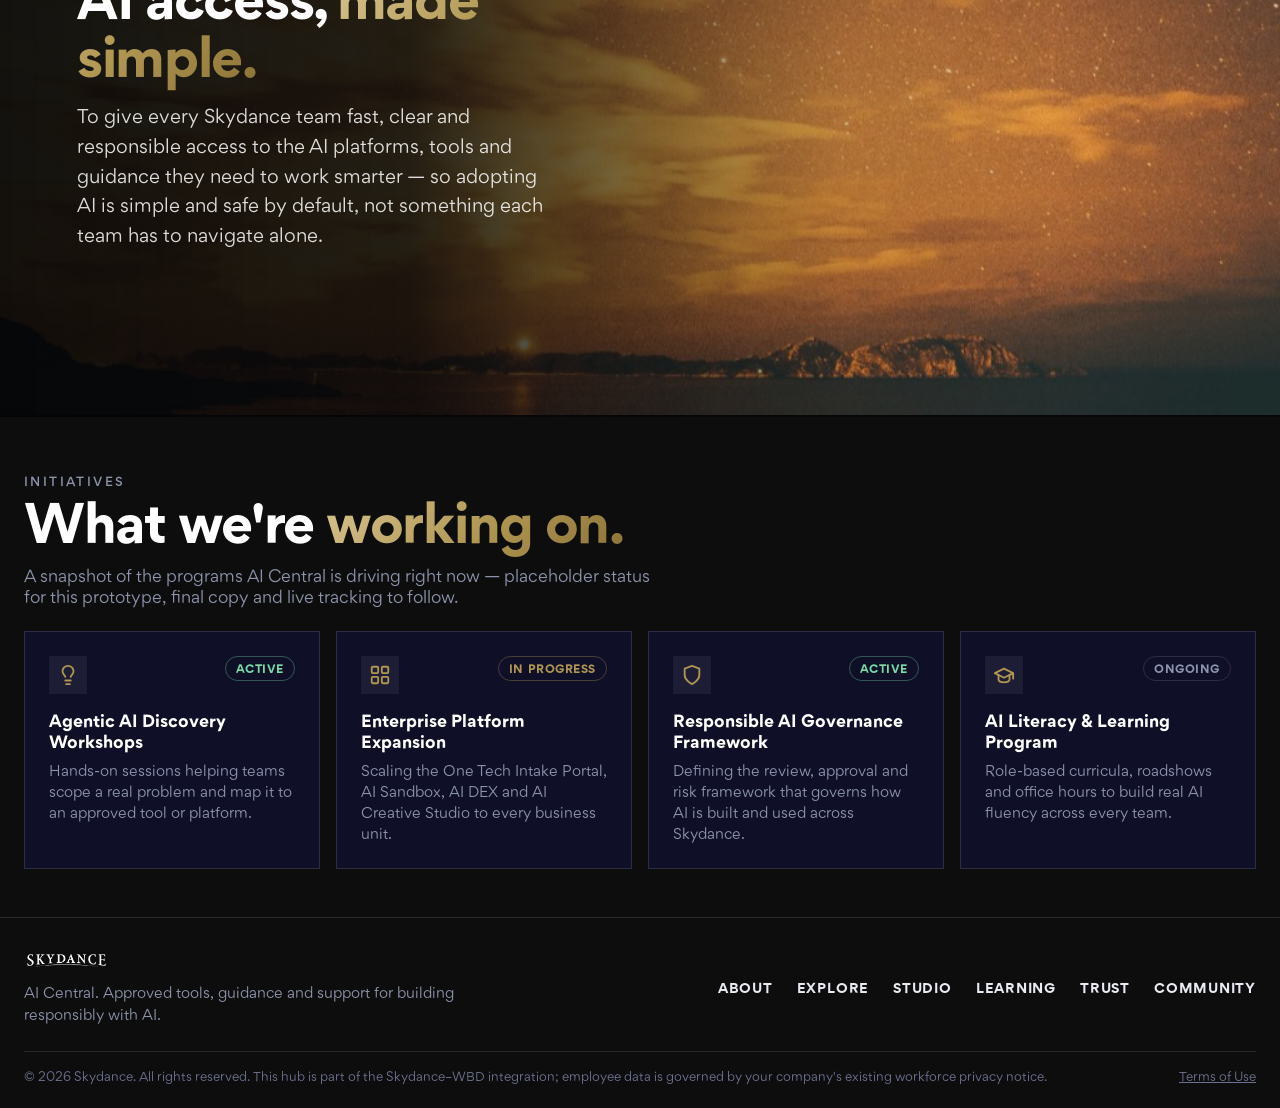
<file: about.html>
<!DOCTYPE html>
<html lang="en">
<head>
<meta charset="UTF-8" />
<meta name="viewport" content="width=device-width, initial-scale=1.0" />
<title>About — Skydance AI Central</title>
<meta name="description" content="The purpose, vision, mission and initiatives behind Skydance's AI Center of Excellence." />
<link rel="icon" type="image/png" sizes="32x32" href="assets/favicon/favicon-32x32.png" />
<link rel="shortcut icon" href="assets/favicon/favicon-32x32.png" />
<link rel="stylesheet" href="tokens.css" />
<link rel="stylesheet" href="styles.css" />
</head>
<body>

<a class="skip-link" href="#main">Skip to content</a>

<!-- Cosmos background (fixed, behind everything). Never actually visible on
     this page — the "Our Purpose" hero's own photo covers the full viewport
     height immediately below the nav, same opaque-section rule as every
     other page. Kept in the markup for structural consistency. -->
<div class="cosmos" aria-hidden="true"></div>
<div class="cosmos-scrim-top" aria-hidden="true"></div>


<!-- ======================= HEADER (shared across pages) ======================= -->
<header class="site-header">
  <div class="site-header__bar">
    <a class="brand" href="index.html" aria-label="Skydance AI Central — Home">
      <img src="assets/logo/skydance-logo-white.png" alt="Skydance" />
      <span class="brand__unit">AI Central</span>
    </a>

    <nav class="main-nav" id="mainNav" aria-label="Primary">
      <div class="nav-item" data-panel="about">
        <a class="nav-trigger" href="about.html" aria-haspopup="true" aria-expanded="false" aria-controls="navFlyout" aria-current="page">About<svg class="nav-trigger__chevron" viewBox="0 0 24 24" width="14" height="14" fill="none" stroke="currentColor" stroke-width="2" stroke-linecap="round" stroke-linejoin="round" aria-hidden="true"><path d="m6 9 6 6 6-6"></path></svg></a>
      </div>
      <div class="nav-item" data-panel="explore">
        <a class="nav-trigger" href="index.html#platforms" aria-haspopup="true" aria-expanded="false" aria-controls="navFlyout">Explore<svg class="nav-trigger__chevron" viewBox="0 0 24 24" width="14" height="14" fill="none" stroke="currentColor" stroke-width="2" stroke-linecap="round" stroke-linejoin="round" aria-hidden="true"><path d="m6 9 6 6 6-6"></path></svg></a>
      </div>
      <div class="nav-item" data-panel="studio">
        <a class="nav-trigger" href="index.html#platforms" aria-haspopup="true" aria-expanded="false" aria-controls="navFlyout">Studio<svg class="nav-trigger__chevron" viewBox="0 0 24 24" width="14" height="14" fill="none" stroke="currentColor" stroke-width="2" stroke-linecap="round" stroke-linejoin="round" aria-hidden="true"><path d="m6 9 6 6 6-6"></path></svg></a>
      </div>
      <div class="nav-item" data-panel="developers">
        <a class="nav-trigger" href="index.html" aria-haspopup="true" aria-expanded="false" aria-controls="navFlyout">Developers<svg class="nav-trigger__chevron" viewBox="0 0 24 24" width="14" height="14" fill="none" stroke="currentColor" stroke-width="2" stroke-linecap="round" stroke-linejoin="round" aria-hidden="true"><path d="m6 9 6 6 6-6"></path></svg></a>
      </div>
      <div class="nav-item" data-panel="learning">
        <a class="nav-trigger" href="index.html" aria-haspopup="true" aria-expanded="false" aria-controls="navFlyout">Learning<svg class="nav-trigger__chevron" viewBox="0 0 24 24" width="14" height="14" fill="none" stroke="currentColor" stroke-width="2" stroke-linecap="round" stroke-linejoin="round" aria-hidden="true"><path d="m6 9 6 6 6-6"></path></svg></a>
      </div>
      <div class="nav-item" data-panel="trust">
        <a class="nav-trigger" href="index.html" aria-haspopup="true" aria-expanded="false" aria-controls="navFlyout">Trust<svg class="nav-trigger__chevron" viewBox="0 0 24 24" width="14" height="14" fill="none" stroke="currentColor" stroke-width="2" stroke-linecap="round" stroke-linejoin="round" aria-hidden="true"><path d="m6 9 6 6 6-6"></path></svg></a>
      </div>
      <div class="nav-item" data-panel="community">
        <a class="nav-trigger" href="https://warnermedia.sharepoint.com/sites/WBDAICentral/SitePages/Community_Landing.aspx" target="_blank" rel="noopener" aria-haspopup="true" aria-expanded="false" aria-controls="navFlyout">Community<svg class="nav-trigger__chevron" viewBox="0 0 24 24" width="14" height="14" fill="none" stroke="currentColor" stroke-width="2" stroke-linecap="round" stroke-linejoin="round" aria-hidden="true"><path d="m6 9 6 6 6-6"></path></svg></a>
      </div>
    </nav>

    <div class="header-actions">
      <div class="search-inline" id="searchInline">
        <button class="icon-btn" id="searchTrigger" aria-label="Search AI Central" aria-expanded="false" aria-controls="searchPopover">
          <svg viewBox="0 0 24 24" width="18" height="18" fill="none" stroke="currentColor" stroke-width="2" stroke-linecap="round" stroke-linejoin="round" aria-hidden="true"><circle cx="11" cy="11" r="8"></circle><path d="m21 21-4.3-4.3"></path></svg>
        </button>
        <div class="search-popover" id="searchPopover" aria-hidden="true">
          <div class="search-popover__field">
            <svg viewBox="0 0 24 24" width="16" height="16" fill="none" stroke="currentColor" stroke-width="2" stroke-linecap="round" stroke-linejoin="round" aria-hidden="true"><circle cx="11" cy="11" r="8"></circle><path d="m21 21-4.3-4.3"></path></svg>
            <input type="text" id="searchInput" placeholder="Search AI Central…" autocomplete="off" />
          </div>
        </div>
      </div>
      <button class="nav-toggle" id="navToggle" aria-label="Open menu" aria-expanded="false" aria-controls="mobileNav">
        <svg viewBox="0 0 24 24" width="20" height="20" fill="none" stroke="currentColor" stroke-width="2" stroke-linecap="round" stroke-linejoin="round" aria-hidden="true"><line x1="4" x2="20" y1="7" y2="7"></line><line x1="4" x2="20" y1="12" y2="12"></line><line x1="4" x2="20" y1="17" y2="17"></line></svg>
      </button>
    </div>
  </div>

  <div class="nav-flyout" id="navFlyout" aria-hidden="true">
    <div class="nav-flyout__inner">
      <div class="nav-flyout__col" data-panel="about">
        <a href="about.html#purpose">Our Purpose</a>
        <a href="about.html#vision-mission">Vision &amp; Mission</a>
        <a href="about.html#initiatives">Initiatives</a>
      </div>
      <div class="nav-flyout__col" data-panel="explore">
        <a href="approved-tools.html">Platforms &amp; Tools</a>
        <a href="https://warnermedia.sharepoint.com/sites/CollabToolsHub/SitePages/AI%20Tools%20-%20Connectors%20Offering.aspx" target="_blank" rel="noopener">Connectors &amp; Integrations</a>
        <a href="https://warnermedia.sharepoint.com/sites/WBDAICentral/SitePages/WBD-AI-Cirriculum.aspx" target="_blank" rel="noopener">Tool Guidance</a>
      </div>
      <div class="nav-flyout__col" data-panel="studio">
        <a href="https://warnermedia.sharepoint.com/sites/WBDAICentral/SitePages/Home_One-Tech-Intake-Portal.aspx" target="_blank" rel="noopener">Intake Portal</a>
        <a href="https://warnermedia.sharepoint.com/sites/WBDAICentral/SitePages/Home_AI-Sandbox.aspx" target="_blank" rel="noopener">Sandbox</a>
        <a href="https://warnermedia.sharepoint.com/sites/WBDAICentral/SitePages/Home_AI-Dex.aspx" target="_blank" rel="noopener">DEX</a>
        <a href="https://warnermedia.sharepoint.com/sites/wbdcontentlab/SitePages/AI-Creative-Studio-Hub.aspx?csf=1&amp;web=1&amp;e=E3SuNr&amp;CID=ca6a32ae-9356-4eb2-bfb8-98ca24018188" target="_blank" rel="noopener">Creative Studio</a>
        <a href="https://warnermedia.sharepoint.com/sites/wbdcontentlab/SitePages/ITHelpdeskHome.aspx" target="_blank" rel="noopener">Content Lab</a>
      </div>
      <div class="nav-flyout__col" data-panel="developers">
        <a href="https://warnermedia.sharepoint.com/sites/WBDAICentral/SitePages/WBD-AI-Engineering-Standards.aspx" target="_blank" rel="noopener">Engineering Standards</a>
      </div>
      <div class="nav-flyout__col" data-panel="learning">
        <a href="https://warnermedia.sharepoint.com/sites/mycareeratwbd/SitePages/LearnAI.aspx" target="_blank" rel="noopener">LearnAI@WBD</a>
        <a href="https://warnermedia.sharepoint.com/sites/WBDAICentral/SitePages/WBD-AI-Cirriculum.aspx" target="_blank" rel="noopener">Training &amp; Resources</a>
        <a href="https://warnermedia.sharepoint.com/sites/WBDAICentral/SitePages/AI-Roadshows.aspx" target="_blank" rel="noopener">Roadshows</a>
      </div>
      <div class="nav-flyout__col" data-panel="trust">
        <a href="https://warnermedia.sharepoint.com/sites/WBDAICentral/SitePages/Goverance&amp;OperatingModel.aspx" target="_blank" rel="noopener">Governance Framework</a>
        <a href="https://warnermedia.sharepoint.com/sites/WBDAICentral/SitePages/Guidelines%20&amp;%20Policies.aspx" target="_blank" rel="noopener">Policy &amp; Principles</a>
      </div>
      <div class="nav-flyout__col" data-panel="community">
        <a href="https://warnermedia.sharepoint.com/sites/WBDAICentral/SitePages/Latest-Updates.aspx" target="_blank" rel="noopener">Events &amp; Updates</a>
        <a href="https://warnermedia.sharepoint.com/sites/WBDAICentral/SitePages/Contact-Us.aspx" target="_blank" rel="noopener">Support</a>
      </div>
    </div>
  </div>
</header>

<!-- Mobile nav — same accordion pattern as the other pages. -->
<div class="mobile-overlay" id="mobileOverlay"></div>
<nav class="mobile-nav" id="mobileNav" aria-label="Mobile" data-open="false">
  <button class="mobile-nav-close btn-ghost" id="navClose" aria-label="Close menu">
    <svg viewBox="0 0 24 24" width="18" height="18" fill="none" stroke="currentColor" stroke-width="2" stroke-linecap="round" stroke-linejoin="round" aria-hidden="true"><path d="M18 6 6 18"></path><path d="m6 6 12 12"></path></svg>
  </button>

  <details class="mobile-accordion" open>
    <summary>About<span class="mobile-accordion__marker" aria-hidden="true">–</span></summary>
    <a href="about.html#purpose" aria-current="page">Our Purpose</a>
    <a href="about.html#vision-mission">Vision &amp; Mission</a>
    <a href="about.html#initiatives">Initiatives</a>
  </details>
  <details class="mobile-accordion">
    <summary>Explore<span class="mobile-accordion__marker" aria-hidden="true">+</span></summary>
    <a href="approved-tools.html">Platforms &amp; Tools</a>
    <a href="https://warnermedia.sharepoint.com/sites/CollabToolsHub/SitePages/AI%20Tools%20-%20Connectors%20Offering.aspx" target="_blank" rel="noopener">Connectors &amp; Integrations</a>
    <a href="https://warnermedia.sharepoint.com/sites/WBDAICentral/SitePages/WBD-AI-Cirriculum.aspx" target="_blank" rel="noopener">Tool Guidance</a>
  </details>
  <details class="mobile-accordion">
    <summary>Studio<span class="mobile-accordion__marker" aria-hidden="true">+</span></summary>
    <a href="https://warnermedia.sharepoint.com/sites/WBDAICentral/SitePages/Home_One-Tech-Intake-Portal.aspx" target="_blank" rel="noopener">Intake Portal</a>
    <a href="https://warnermedia.sharepoint.com/sites/WBDAICentral/SitePages/Home_AI-Sandbox.aspx" target="_blank" rel="noopener">Sandbox</a>
    <a href="https://warnermedia.sharepoint.com/sites/WBDAICentral/SitePages/Home_AI-Dex.aspx" target="_blank" rel="noopener">DEX</a>
    <a href="https://warnermedia.sharepoint.com/sites/wbdcontentlab/SitePages/AI-Creative-Studio-Hub.aspx?csf=1&amp;web=1&amp;e=E3SuNr&amp;CID=ca6a32ae-9356-4eb2-bfb8-98ca24018188" target="_blank" rel="noopener">Creative Studio</a>
    <a href="https://warnermedia.sharepoint.com/sites/wbdcontentlab/SitePages/ITHelpdeskHome.aspx" target="_blank" rel="noopener">Content Lab</a>
  </details>
  <details class="mobile-accordion">
    <summary>Developers<span class="mobile-accordion__marker" aria-hidden="true">+</span></summary>
    <a href="https://warnermedia.sharepoint.com/sites/WBDAICentral/SitePages/WBD-AI-Engineering-Standards.aspx" target="_blank" rel="noopener">Engineering Standards</a>
  </details>
  <details class="mobile-accordion">
    <summary>Learning<span class="mobile-accordion__marker" aria-hidden="true">+</span></summary>
    <a href="https://warnermedia.sharepoint.com/sites/mycareeratwbd/SitePages/LearnAI.aspx" target="_blank" rel="noopener">LearnAI@WBD</a>
    <a href="https://warnermedia.sharepoint.com/sites/WBDAICentral/SitePages/WBD-AI-Cirriculum.aspx" target="_blank" rel="noopener">Training &amp; Resources</a>
    <a href="https://warnermedia.sharepoint.com/sites/WBDAICentral/SitePages/AI-Roadshows.aspx" target="_blank" rel="noopener">Roadshows</a>
  </details>
  <details class="mobile-accordion">
    <summary>Trust<span class="mobile-accordion__marker" aria-hidden="true">+</span></summary>
    <a href="https://warnermedia.sharepoint.com/sites/WBDAICentral/SitePages/Goverance&amp;OperatingModel.aspx" target="_blank" rel="noopener">Governance Framework</a>
    <a href="https://warnermedia.sharepoint.com/sites/WBDAICentral/SitePages/Guidelines%20&amp;%20Policies.aspx" target="_blank" rel="noopener">Policy &amp; Principles</a>
  </details>
  <details class="mobile-accordion">
    <summary>Community<span class="mobile-accordion__marker" aria-hidden="true">+</span></summary>
    <a href="https://warnermedia.sharepoint.com/sites/WBDAICentral/SitePages/Latest-Updates.aspx" target="_blank" rel="noopener">Events &amp; Updates</a>
    <a href="https://warnermedia.sharepoint.com/sites/WBDAICentral/SitePages/Contact-Us.aspx" target="_blank" rel="noopener">Support</a>
  </details>
</nav>

<main id="main">

  <!-- ======================= OUR PURPOSE (big photo hero — doubles as the page's
       H1, nav sits directly over it; no separate compact page-header band,
       per the "big sections" ideation reference) ======================= -->
  <section id="purpose" class="about-hero about-hero--purpose about-hero--left">
    <div class="about-hero__media" aria-hidden="true"></div>
    <div class="about-hero__inner">
      <div class="about-hero__content">
        <p class="eyebrow eyebrow--accent">Our Purpose</p>
        <h1>Why AI Central <span class="accent">exists.</span></h1>
        <p class="about-hero__desc">
          Skydance AI Central is Skydance's center of excellence for artificial intelligence — the single front
          door responsible for making AI easy, safe and valuable to use across the organization. We evaluate,
          approve and operate the platforms and tools our people rely on every day, set the policies that keep
          that work responsible, and run the training that helps every team build real AI fluency — so no one
          has to figure out AI adoption on their own.
        </p>
      </div>
    </div>
  </section>

  <!-- ======================= OUR VISION (big photo hero) ======================= -->
  <section id="vision-mission" class="about-hero about-hero--vision about-hero--right">
    <div class="about-hero__media" aria-hidden="true"></div>
    <div class="about-hero__inner">
      <div class="about-hero__content">
        <p class="eyebrow eyebrow--accent">Our Vision</p>
        <h2>An AI-powered <span class="accent">enterprise.</span></h2>
        <p class="about-hero__desc">
          To transform our organization into an AI-powered enterprise — where cutting-edge intelligence fuels
          innovation, empowers every decision, and delivers game-changing outcomes at global scale.
        </p>
      </div>
    </div>
  </section>

  <!-- ======================= OUR MISSION (big photo hero — text on the left,
       same rhythm as Purpose; lighthouses sit on the right) ======================= -->
  <section class="about-hero about-hero--mission about-hero--left">
    <div class="about-hero__media" aria-hidden="true"></div>
    <div class="about-hero__inner">
      <div class="about-hero__content">
        <p class="eyebrow eyebrow--accent">Our Mission</p>
        <h2>AI access, <span class="accent">made simple.</span></h2>
        <p class="about-hero__desc">
          To give every Skydance team fast, clear and responsible access to the AI platforms, tools and guidance
          they need to work smarter — so adopting AI is simple and safe by default, not something each team has
          to navigate alone.
        </p>
      </div>
    </div>
  </section>

  <!-- ======================= INITIATIVES (mock/placeholder — reuses the Approved
       Tools directory's .tool-card shell, minus the action row, since none of
       these have a real destination link yet) ======================= -->
  <section id="initiatives" class="initiatives">
    <div class="container">
      <div class="section-head">
        <div>
          <p class="eyebrow eyebrow--accent">Initiatives</p>
          <h2>What we're <span class="accent">working on.</span></h2>
          <p>A snapshot of the programs AI Central is driving right now — placeholder status for this prototype, final copy and live tracking to follow.</p>
        </div>
      </div>

      <div class="tools-grid">
        <article class="tool-card">
          <div class="tool-card__top">
            <span class="platform-card__icon" aria-hidden="true">
              <svg viewBox="0 0 24 24" width="22" height="22" fill="none" stroke="currentColor" stroke-width="2" stroke-linecap="round" stroke-linejoin="round"><path d="M15 14c.2-1 .7-1.7 1.5-2.5 1-.9 1.5-2.2 1.5-3.5A6 6 0 0 0 6 8c0 1 .2 2.2 1.5 3.5.7.7 1.3 1.5 1.5 2.5"></path><path d="M9 18h6"></path><path d="M10 22h4"></path></svg>
            </span>
            <span class="tool-card__badge tool-card__badge--available">Active</span>
          </div>
          <span class="tool-card__name">Agentic AI Discovery Workshops</span>
          <span class="tool-card__desc">Hands-on sessions helping teams scope a real problem and map it to an approved tool or platform.</span>
        </article>

        <article class="tool-card">
          <div class="tool-card__top">
            <span class="platform-card__icon" aria-hidden="true">
              <svg viewBox="0 0 24 24" width="22" height="22" fill="none" stroke="currentColor" stroke-width="2" stroke-linecap="round" stroke-linejoin="round"><rect width="7" height="7" x="3" y="3" rx="1"></rect><rect width="7" height="7" x="14" y="3" rx="1"></rect><rect width="7" height="7" x="14" y="14" rx="1"></rect><rect width="7" height="7" x="3" y="14" rx="1"></rect></svg>
            </span>
            <span class="tool-card__badge tool-card__badge--dual">In progress</span>
          </div>
          <span class="tool-card__name">Enterprise Platform Expansion</span>
          <span class="tool-card__desc">Scaling the One Tech Intake Portal, AI Sandbox, AI DEX and AI Creative Studio to every business unit.</span>
        </article>

        <article class="tool-card">
          <div class="tool-card__top">
            <span class="platform-card__icon" aria-hidden="true">
              <svg viewBox="0 0 24 24" width="22" height="22" fill="none" stroke="currentColor" stroke-width="2" stroke-linecap="round" stroke-linejoin="round"><path d="M12 22s8-4 8-10V5l-8-3-8 3v7c0 6 8 10 8 10Z"></path></svg>
            </span>
            <span class="tool-card__badge tool-card__badge--available">Active</span>
          </div>
          <span class="tool-card__name">Responsible AI Governance Framework</span>
          <span class="tool-card__desc">Defining the review, approval and risk framework that governs how AI is built and used across Skydance.</span>
        </article>

        <article class="tool-card">
          <div class="tool-card__top">
            <span class="platform-card__icon" aria-hidden="true">
              <svg viewBox="0 0 24 24" width="22" height="22" fill="none" stroke="currentColor" stroke-width="2" stroke-linecap="round" stroke-linejoin="round"><path d="M22 10v6M2 10l10-5 10 5-10 5-10-5Z"></path><path d="M6 12v5c0 1.66 2.69 3 6 3s6-1.34 6-3v-5"></path></svg>
            </span>
            <span class="tool-card__badge">Ongoing</span>
          </div>
          <span class="tool-card__name">AI Literacy &amp; Learning Program</span>
          <span class="tool-card__desc">Role-based curricula, roadshows and office hours to build real AI fluency across every team.</span>
        </article>
      </div>
    </div>
  </section>

</main>

<!-- ======================= FOOTER (shared) ======================= -->
<footer class="site-footer">
  <div class="container">
    <div class="footer-top">
      <div class="footer-brand">
        <img src="assets/logo/skydance-logo-white.png" alt="Skydance" />
        <p>AI Central. Approved tools, guidance and support for building responsibly with AI.</p>
      </div>
      <nav class="footer-nav" aria-label="Footer">
        <a href="about.html" aria-current="page">About</a>
        <a href="index.html#platforms">Explore</a>
        <a href="index.html#platforms">Studio</a>
        <a href="https://warnermedia.sharepoint.com/sites/mycareeratwbd/SitePages/LearnAI.aspx" target="_blank" rel="noopener">Learning</a>
        <a href="https://warnermedia.sharepoint.com/sites/WBDAICentral/SitePages/Goverance&amp;OperatingModel.aspx" target="_blank" rel="noopener">Trust</a>
        <a href="https://warnermedia.sharepoint.com/sites/WBDAICentral/SitePages/Community_Landing.aspx" target="_blank" rel="noopener">Community</a>
      </nav>
    </div>

    <div class="footer-legal">
      <span>&copy; 2026 Skydance. All rights reserved. This hub is part of the Skydance–WBD integration; employee data is governed by your company's existing workforce privacy notice.</span>
      <a href="#">Terms of Use</a>
    </div>
  </div>
</footer>

<script src="script.js"></script>
</body>
</html>
</file>
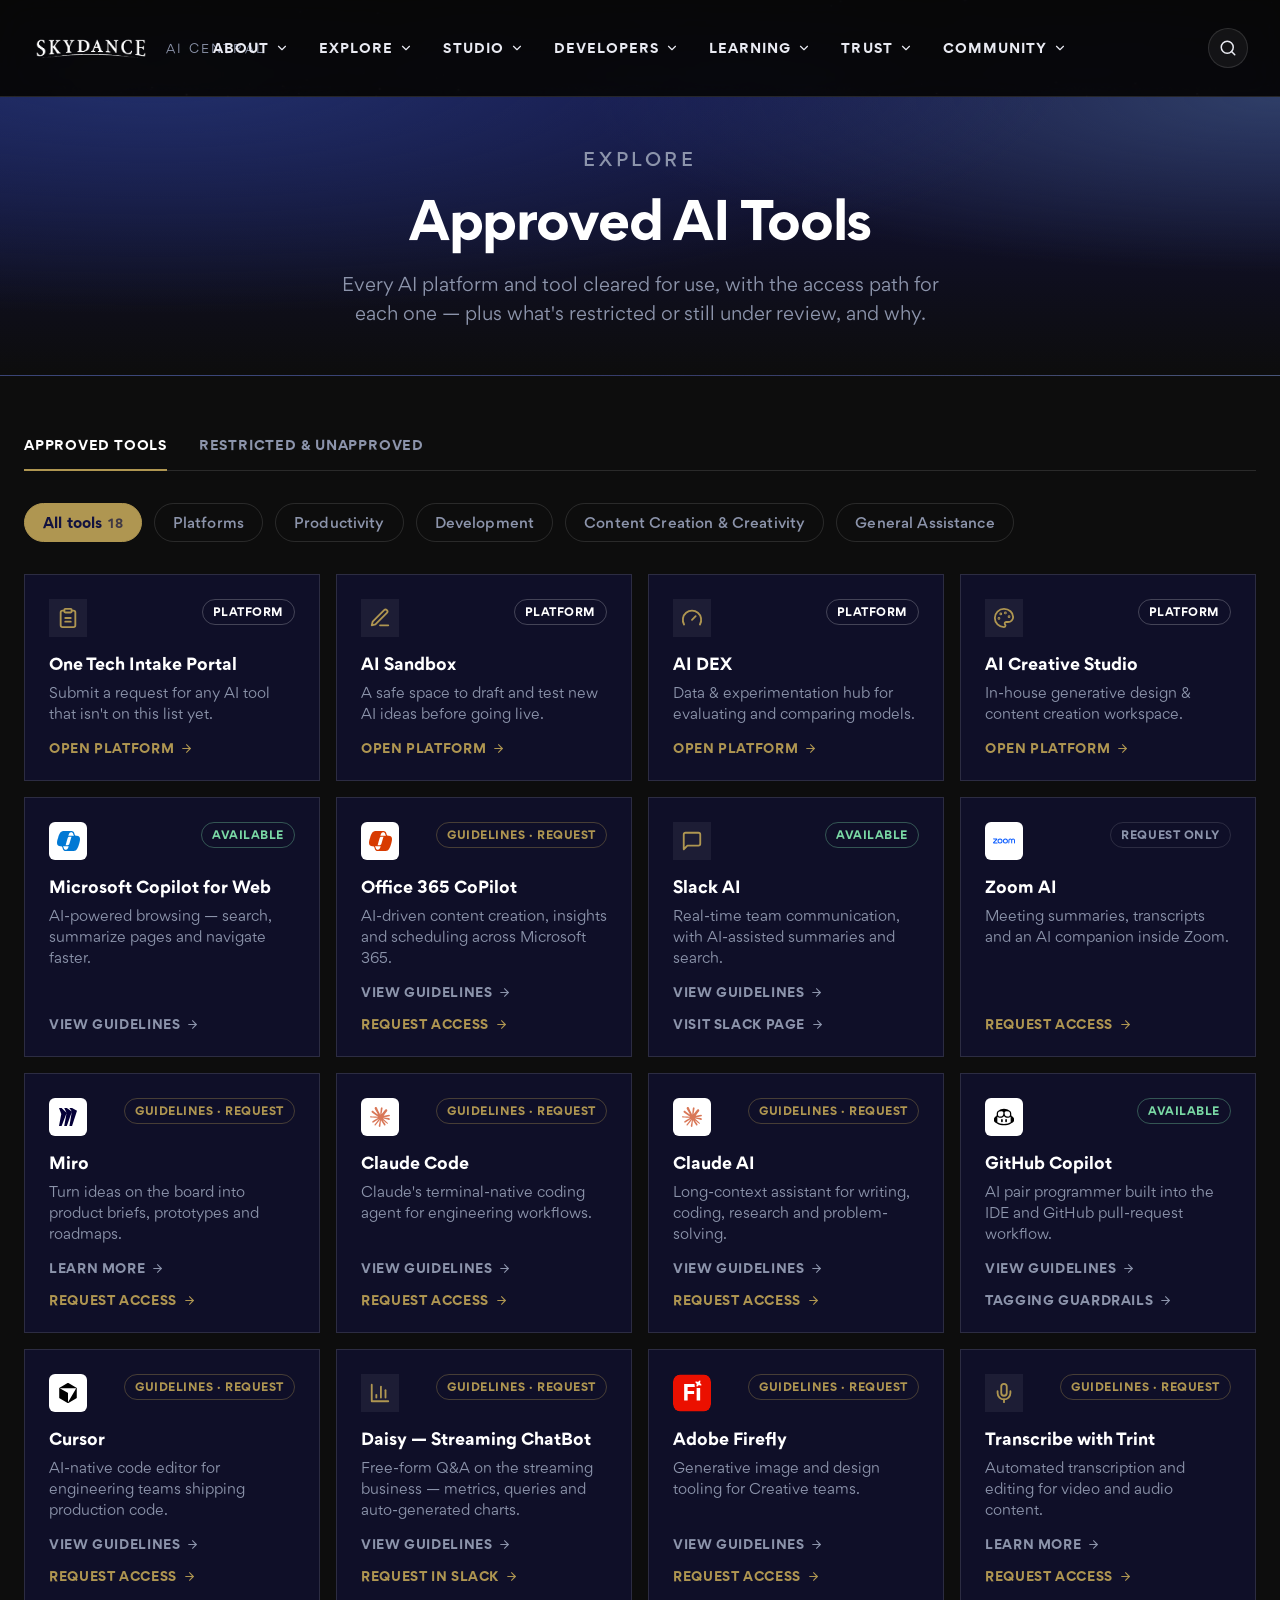
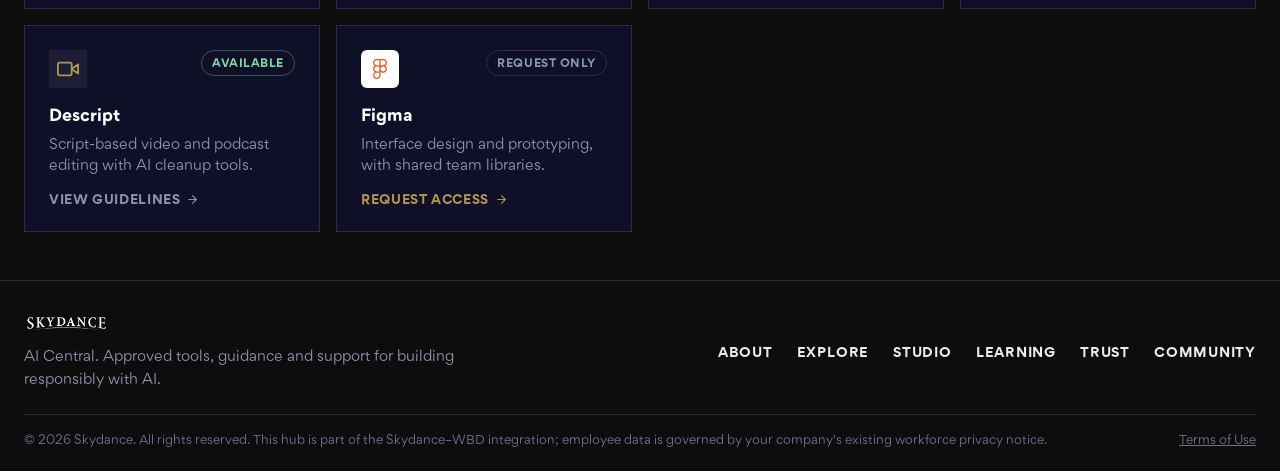
<file: approved-tools.html>
<!DOCTYPE html>
<html lang="en">
<head>
<meta charset="UTF-8" />
<meta name="viewport" content="width=device-width, initial-scale=1.0" />
<title>Approved AI Tools — Skydance AI Central</title>
<meta name="description" content="Every AI platform and tool cleared for use, with the access path for each — browse by category." />
<link rel="icon" type="image/png" sizes="32x32" href="assets/favicon/favicon-32x32.png" />
<link rel="shortcut icon" href="assets/favicon/favicon-32x32.png" />
<link rel="stylesheet" href="tokens.css" />
<link rel="stylesheet" href="styles.css" />
</head>
<body>

<a class="skip-link" href="#main">Skip to content</a>

<!-- Cosmos background (fixed, behind everything). On this page it's only
     visible through the compact page-header band at the top; every section
     below has its own opaque surface, same rule as the home page. -->
<div class="cosmos" aria-hidden="true"></div>
<div class="cosmos-scrim-top" aria-hidden="true"></div>

<!-- ======================= HEADER (shared across pages) ======================= -->
<header class="site-header">
  <div class="site-header__bar">
    <a class="brand" href="index.html" aria-label="Skydance AI Central — Home">
      <img src="assets/logo/skydance-logo-white.png" alt="Skydance" />
      <span class="brand__unit">AI Central</span>
    </a>

    <nav class="main-nav" id="mainNav" aria-label="Primary">
      <div class="nav-item" data-panel="about">
        <a class="nav-trigger" href="about.html" aria-haspopup="true" aria-expanded="false" aria-controls="navFlyout">About<svg class="nav-trigger__chevron" viewBox="0 0 24 24" width="14" height="14" fill="none" stroke="currentColor" stroke-width="2" stroke-linecap="round" stroke-linejoin="round" aria-hidden="true"><path d="m6 9 6 6 6-6"></path></svg></a>
      </div>
      <div class="nav-item" data-panel="explore">
        <a class="nav-trigger" href="index.html#platforms" aria-haspopup="true" aria-expanded="false" aria-controls="navFlyout" aria-current="page">Explore<svg class="nav-trigger__chevron" viewBox="0 0 24 24" width="14" height="14" fill="none" stroke="currentColor" stroke-width="2" stroke-linecap="round" stroke-linejoin="round" aria-hidden="true"><path d="m6 9 6 6 6-6"></path></svg></a>
      </div>
      <div class="nav-item" data-panel="studio">
        <a class="nav-trigger" href="index.html#platforms" aria-haspopup="true" aria-expanded="false" aria-controls="navFlyout">Studio<svg class="nav-trigger__chevron" viewBox="0 0 24 24" width="14" height="14" fill="none" stroke="currentColor" stroke-width="2" stroke-linecap="round" stroke-linejoin="round" aria-hidden="true"><path d="m6 9 6 6 6-6"></path></svg></a>
      </div>
      <div class="nav-item" data-panel="developers">
        <a class="nav-trigger" href="index.html" aria-haspopup="true" aria-expanded="false" aria-controls="navFlyout">Developers<svg class="nav-trigger__chevron" viewBox="0 0 24 24" width="14" height="14" fill="none" stroke="currentColor" stroke-width="2" stroke-linecap="round" stroke-linejoin="round" aria-hidden="true"><path d="m6 9 6 6 6-6"></path></svg></a>
      </div>
      <div class="nav-item" data-panel="learning">
        <a class="nav-trigger" href="index.html" aria-haspopup="true" aria-expanded="false" aria-controls="navFlyout">Learning<svg class="nav-trigger__chevron" viewBox="0 0 24 24" width="14" height="14" fill="none" stroke="currentColor" stroke-width="2" stroke-linecap="round" stroke-linejoin="round" aria-hidden="true"><path d="m6 9 6 6 6-6"></path></svg></a>
      </div>
      <div class="nav-item" data-panel="trust">
        <a class="nav-trigger" href="index.html" aria-haspopup="true" aria-expanded="false" aria-controls="navFlyout">Trust<svg class="nav-trigger__chevron" viewBox="0 0 24 24" width="14" height="14" fill="none" stroke="currentColor" stroke-width="2" stroke-linecap="round" stroke-linejoin="round" aria-hidden="true"><path d="m6 9 6 6 6-6"></path></svg></a>
      </div>
      <div class="nav-item" data-panel="community">
        <a class="nav-trigger" href="https://warnermedia.sharepoint.com/sites/WBDAICentral/SitePages/Community_Landing.aspx" target="_blank" rel="noopener" aria-haspopup="true" aria-expanded="false" aria-controls="navFlyout">Community<svg class="nav-trigger__chevron" viewBox="0 0 24 24" width="14" height="14" fill="none" stroke="currentColor" stroke-width="2" stroke-linecap="round" stroke-linejoin="round" aria-hidden="true"><path d="m6 9 6 6 6-6"></path></svg></a>
      </div>
    </nav>

    <div class="header-actions">
      <div class="search-inline" id="searchInline">
        <button class="icon-btn" id="searchTrigger" aria-label="Search AI Central" aria-expanded="false" aria-controls="searchPopover">
          <svg viewBox="0 0 24 24" width="18" height="18" fill="none" stroke="currentColor" stroke-width="2" stroke-linecap="round" stroke-linejoin="round" aria-hidden="true"><circle cx="11" cy="11" r="8"></circle><path d="m21 21-4.3-4.3"></path></svg>
        </button>
        <div class="search-popover" id="searchPopover" aria-hidden="true">
          <div class="search-popover__field">
            <svg viewBox="0 0 24 24" width="16" height="16" fill="none" stroke="currentColor" stroke-width="2" stroke-linecap="round" stroke-linejoin="round" aria-hidden="true"><circle cx="11" cy="11" r="8"></circle><path d="m21 21-4.3-4.3"></path></svg>
            <input type="text" id="searchInput" placeholder="Search AI Central…" autocomplete="off" />
          </div>
        </div>
      </div>
      <button class="nav-toggle" id="navToggle" aria-label="Open menu" aria-expanded="false" aria-controls="mobileNav">
        <svg viewBox="0 0 24 24" width="20" height="20" fill="none" stroke="currentColor" stroke-width="2" stroke-linecap="round" stroke-linejoin="round" aria-hidden="true"><line x1="4" x2="20" y1="7" y2="7"></line><line x1="4" x2="20" y1="12" y2="12"></line><line x1="4" x2="20" y1="17" y2="17"></line></svg>
      </button>
    </div>
  </div>

  <div class="nav-flyout" id="navFlyout" aria-hidden="true">
    <div class="nav-flyout__inner">
      <div class="nav-flyout__col" data-panel="about">
        <a href="about.html#purpose">Our Purpose</a>
        <a href="about.html#vision-mission">Vision &amp; Mission</a>
        <a href="about.html#initiatives">Initiatives</a>
      </div>
      <div class="nav-flyout__col" data-panel="explore">
        <!-- Merged with what used to be a separate "Approved AI Tools" link
             — see index.html for the full rationale. This page IS the
             "Platforms & Tools" destination, so the merged item just points
             to itself here instead of back to the home page's section. -->
        <a href="approved-tools.html" aria-current="page">Platforms &amp; Tools</a>
        <a href="https://warnermedia.sharepoint.com/sites/CollabToolsHub/SitePages/AI%20Tools%20-%20Connectors%20Offering.aspx" target="_blank" rel="noopener">Connectors &amp; Integrations</a>
        <a href="https://warnermedia.sharepoint.com/sites/WBDAICentral/SitePages/WBD-AI-Cirriculum.aspx" target="_blank" rel="noopener">Tool Guidance</a>
      </div>
      <div class="nav-flyout__col" data-panel="studio">
        <a href="https://warnermedia.sharepoint.com/sites/WBDAICentral/SitePages/Home_One-Tech-Intake-Portal.aspx" target="_blank" rel="noopener">Intake Portal</a>
        <a href="https://warnermedia.sharepoint.com/sites/WBDAICentral/SitePages/Home_AI-Sandbox.aspx" target="_blank" rel="noopener">Sandbox</a>
        <a href="https://warnermedia.sharepoint.com/sites/WBDAICentral/SitePages/Home_AI-Dex.aspx" target="_blank" rel="noopener">DEX</a>
        <a href="https://warnermedia.sharepoint.com/sites/wbdcontentlab/SitePages/AI-Creative-Studio-Hub.aspx?csf=1&amp;web=1&amp;e=E3SuNr&amp;CID=ca6a32ae-9356-4eb2-bfb8-98ca24018188" target="_blank" rel="noopener">Creative Studio</a>
        <a href="https://warnermedia.sharepoint.com/sites/wbdcontentlab/SitePages/ITHelpdeskHome.aspx" target="_blank" rel="noopener">Content Lab</a>
      </div>
      <div class="nav-flyout__col" data-panel="developers">
        <a href="https://warnermedia.sharepoint.com/sites/WBDAICentral/SitePages/WBD-AI-Engineering-Standards.aspx" target="_blank" rel="noopener">Engineering Standards</a>
      </div>
      <div class="nav-flyout__col" data-panel="learning">
        <a href="https://warnermedia.sharepoint.com/sites/mycareeratwbd/SitePages/LearnAI.aspx" target="_blank" rel="noopener">LearnAI@WBD</a>
        <a href="https://warnermedia.sharepoint.com/sites/WBDAICentral/SitePages/WBD-AI-Cirriculum.aspx" target="_blank" rel="noopener">Training &amp; Resources</a>
        <a href="https://warnermedia.sharepoint.com/sites/WBDAICentral/SitePages/AI-Roadshows.aspx" target="_blank" rel="noopener">Roadshows</a>
      </div>
      <div class="nav-flyout__col" data-panel="trust">
        <a href="https://warnermedia.sharepoint.com/sites/WBDAICentral/SitePages/Goverance&amp;OperatingModel.aspx" target="_blank" rel="noopener">Governance Framework</a>
        <a href="https://warnermedia.sharepoint.com/sites/WBDAICentral/SitePages/Guidelines%20&amp;%20Policies.aspx" target="_blank" rel="noopener">Policy &amp; Principles</a>
      </div>
      <div class="nav-flyout__col" data-panel="community">
        <a href="https://warnermedia.sharepoint.com/sites/WBDAICentral/SitePages/Latest-Updates.aspx" target="_blank" rel="noopener">Events &amp; Updates</a>
        <a href="https://warnermedia.sharepoint.com/sites/WBDAICentral/SitePages/Contact-Us.aspx" target="_blank" rel="noopener">Support</a>
      </div>
    </div>
  </div>
</header>

<!-- Mobile nav — same accordion pattern as the home page. -->
<div class="mobile-overlay" id="mobileOverlay"></div>
<nav class="mobile-nav" id="mobileNav" aria-label="Mobile" data-open="false">
  <button class="mobile-nav-close btn-ghost" id="navClose" aria-label="Close menu">
    <svg viewBox="0 0 24 24" width="18" height="18" fill="none" stroke="currentColor" stroke-width="2" stroke-linecap="round" stroke-linejoin="round" aria-hidden="true"><path d="M18 6 6 18"></path><path d="m6 6 12 12"></path></svg>
  </button>

  <details class="mobile-accordion">
    <summary>About<span class="mobile-accordion__marker" aria-hidden="true">+</span></summary>
    <a href="about.html#purpose">Our Purpose</a>
    <a href="about.html#vision-mission">Vision &amp; Mission</a>
    <a href="about.html#initiatives">Initiatives</a>
  </details>
  <details class="mobile-accordion" open>
    <summary>Explore<span class="mobile-accordion__marker" aria-hidden="true">–</span></summary>
    <a href="approved-tools.html" aria-current="page">Platforms &amp; Tools</a>
    <a href="https://warnermedia.sharepoint.com/sites/CollabToolsHub/SitePages/AI%20Tools%20-%20Connectors%20Offering.aspx" target="_blank" rel="noopener">Connectors &amp; Integrations</a>
    <a href="https://warnermedia.sharepoint.com/sites/WBDAICentral/SitePages/WBD-AI-Cirriculum.aspx" target="_blank" rel="noopener">Tool Guidance</a>
  </details>
  <details class="mobile-accordion">
    <summary>Studio<span class="mobile-accordion__marker" aria-hidden="true">+</span></summary>
    <a href="https://warnermedia.sharepoint.com/sites/WBDAICentral/SitePages/Home_One-Tech-Intake-Portal.aspx" target="_blank" rel="noopener">Intake Portal</a>
    <a href="https://warnermedia.sharepoint.com/sites/WBDAICentral/SitePages/Home_AI-Sandbox.aspx" target="_blank" rel="noopener">Sandbox</a>
    <a href="https://warnermedia.sharepoint.com/sites/WBDAICentral/SitePages/Home_AI-Dex.aspx" target="_blank" rel="noopener">DEX</a>
    <a href="https://warnermedia.sharepoint.com/sites/wbdcontentlab/SitePages/AI-Creative-Studio-Hub.aspx?csf=1&amp;web=1&amp;e=E3SuNr&amp;CID=ca6a32ae-9356-4eb2-bfb8-98ca24018188" target="_blank" rel="noopener">Creative Studio</a>
    <a href="https://warnermedia.sharepoint.com/sites/wbdcontentlab/SitePages/ITHelpdeskHome.aspx" target="_blank" rel="noopener">Content Lab</a>
  </details>
  <details class="mobile-accordion">
    <summary>Developers<span class="mobile-accordion__marker" aria-hidden="true">+</span></summary>
    <a href="https://warnermedia.sharepoint.com/sites/WBDAICentral/SitePages/WBD-AI-Engineering-Standards.aspx" target="_blank" rel="noopener">Engineering Standards</a>
  </details>
  <details class="mobile-accordion">
    <summary>Learning<span class="mobile-accordion__marker" aria-hidden="true">+</span></summary>
    <a href="https://warnermedia.sharepoint.com/sites/mycareeratwbd/SitePages/LearnAI.aspx" target="_blank" rel="noopener">LearnAI@WBD</a>
    <a href="https://warnermedia.sharepoint.com/sites/WBDAICentral/SitePages/WBD-AI-Cirriculum.aspx" target="_blank" rel="noopener">Training &amp; Resources</a>
    <a href="https://warnermedia.sharepoint.com/sites/WBDAICentral/SitePages/AI-Roadshows.aspx" target="_blank" rel="noopener">Roadshows</a>
  </details>
  <details class="mobile-accordion">
    <summary>Trust<span class="mobile-accordion__marker" aria-hidden="true">+</span></summary>
    <a href="https://warnermedia.sharepoint.com/sites/WBDAICentral/SitePages/Goverance&amp;OperatingModel.aspx" target="_blank" rel="noopener">Governance Framework</a>
    <a href="https://warnermedia.sharepoint.com/sites/WBDAICentral/SitePages/Guidelines%20&amp;%20Policies.aspx" target="_blank" rel="noopener">Policy &amp; Principles</a>
  </details>
  <details class="mobile-accordion">
    <summary>Community<span class="mobile-accordion__marker" aria-hidden="true">+</span></summary>
    <a href="https://warnermedia.sharepoint.com/sites/WBDAICentral/SitePages/Latest-Updates.aspx" target="_blank" rel="noopener">Events &amp; Updates</a>
    <a href="https://warnermedia.sharepoint.com/sites/WBDAICentral/SitePages/Contact-Us.aspx" target="_blank" rel="noopener">Support</a>
  </details>
</nav>

<main id="main">

  <!-- ======================= PAGE HEADER (compact, brand-blue band — same
       gradient treatment as the home page's About band, scaled down for an
       internal/utility page instead of a full cosmos hero) ======================= -->
  <section class="page-header">
    <div class="container">
      <p class="eyebrow eyebrow--accent">Explore</p>
      <h1>Approved AI Tools</h1>
      <p>Every AI platform and tool cleared for use, with the access path for each one — plus what's restricted or still under review, and why.</p>
    </div>
  </section>

  <!-- ======================= TOOLS DIRECTORY ======================= -->
  <section class="tools-directory">
    <div class="container">

      <!-- Top-level tabs split fundamentally different content: what's
           cleared for use vs. what's restricted or still unreviewed. The
           category filter below only makes sense *within* "Approved" —
           mixing "restricted" in as just another pill would imply it's
           another flavor of approved, which it isn't. -->
      <div class="tool-tabs" role="tablist" aria-label="Approved vs. restricted tools">
        <button class="tool-tab is-active" type="button" role="tab" id="tab-approved" aria-selected="true" aria-controls="panel-approved" data-tab="approved">Approved Tools</button>
        <button class="tool-tab" type="button" role="tab" id="tab-restricted" aria-selected="false" aria-controls="panel-restricted" tabindex="-1" data-tab="restricted">Restricted &amp; Unapproved</button>
      </div>

      <div class="tool-panel is-active" id="panel-approved" role="tabpanel" aria-labelledby="tab-approved" data-panel="approved">

      <div class="filter-pills" role="group" aria-label="Filter tools by category">
        <button class="filter-pill is-active" type="button" data-filter="all">All tools <span class="filter-pill__count">18</span></button>
        <button class="filter-pill" type="button" data-filter="platforms">Platforms</button>
        <button class="filter-pill" type="button" data-filter="productivity">Productivity</button>
        <button class="filter-pill" type="button" data-filter="development">Development</button>
        <button class="filter-pill" type="button" data-filter="content-creation">Content Creation &amp; Creativity</button>
        <button class="filter-pill" type="button" data-filter="general-assistance">General Assistance</button>
      </div>

      <div class="tools-grid" id="toolsGrid">

        <!-- Platforms — shown first to give in-house builds top billing
             over third-party tools. -->
        <article class="tool-card" data-category="platforms" id="intake-portal">
          <div class="tool-card__top">
            <span class="platform-card__icon" aria-hidden="true">
              <svg viewBox="0 0 24 24" width="22" height="22" fill="none" stroke="currentColor" stroke-width="2" stroke-linecap="round" stroke-linejoin="round"><path d="M16 4h2a2 2 0 0 1 2 2v14a2 2 0 0 1-2 2H6a2 2 0 0 1-2-2V6a2 2 0 0 1 2-2h2"></path><rect width="8" height="4" x="8" y="2" rx="1"></rect><path d="M9 12h6"></path><path d="M9 16h6"></path></svg>
            </span>
            <span class="tool-card__badge tool-card__badge--platform">Platform</span>
          </div>
          <span class="tool-card__name">One Tech Intake Portal</span>
          <span class="tool-card__desc">Submit a request for any AI tool that isn't on this list yet.</span>
          <div class="tool-card__actions">
            <a class="tool-card__action tool-card__action--primary" href="https://techintake.wbd.com/" target="_blank" rel="noopener">Open platform <svg viewBox="0 0 24 24" width="13" height="13" fill="none" stroke="currentColor" stroke-width="2" stroke-linecap="round" stroke-linejoin="round" aria-hidden="true"><path d="M5 12h14"></path><path d="m12 5 7 7-7 7"></path></svg></a>
          </div>
        </article>

        <article class="tool-card" data-category="platforms">
          <div class="tool-card__top">
            <span class="platform-card__icon" aria-hidden="true">
              <svg viewBox="0 0 24 24" width="22" height="22" fill="none" stroke="currentColor" stroke-width="2" stroke-linecap="round" stroke-linejoin="round"><path d="M12 20h9"></path><path d="M16.5 3.5a2.12 2.12 0 0 1 3 3L7 19l-4 1 1-4Z"></path></svg>
            </span>
            <span class="tool-card__badge tool-card__badge--platform">Platform</span>
          </div>
          <span class="tool-card__name">AI Sandbox</span>
          <span class="tool-card__desc">A safe space to draft and test new AI ideas before going live.</span>
          <div class="tool-card__actions">
            <a class="tool-card__action tool-card__action--primary" href="https://aisandbox.wbd.com/" target="_blank" rel="noopener">Open platform <svg viewBox="0 0 24 24" width="13" height="13" fill="none" stroke="currentColor" stroke-width="2" stroke-linecap="round" stroke-linejoin="round" aria-hidden="true"><path d="M5 12h14"></path><path d="m12 5 7 7-7 7"></path></svg></a>
          </div>
        </article>

        <article class="tool-card" data-category="platforms">
          <div class="tool-card__top">
            <span class="platform-card__icon" aria-hidden="true">
              <svg viewBox="0 0 24 24" width="22" height="22" fill="none" stroke="currentColor" stroke-width="2" stroke-linecap="round" stroke-linejoin="round"><path d="m12 14 4-4"></path><path d="M3.34 19a10 10 0 1 1 17.32 0"></path></svg>
            </span>
            <span class="tool-card__badge tool-card__badge--platform">Platform</span>
          </div>
          <span class="tool-card__name">AI DEX</span>
          <span class="tool-card__desc">Data &amp; experimentation hub for evaluating and comparing models.</span>
          <div class="tool-card__actions">
            <a class="tool-card__action tool-card__action--primary" href="https://dex.wbd.com/" target="_blank" rel="noopener">Open platform <svg viewBox="0 0 24 24" width="13" height="13" fill="none" stroke="currentColor" stroke-width="2" stroke-linecap="round" stroke-linejoin="round" aria-hidden="true"><path d="M5 12h14"></path><path d="m12 5 7 7-7 7"></path></svg></a>
          </div>
        </article>

        <article class="tool-card" data-category="platforms">
          <div class="tool-card__top">
            <span class="platform-card__icon" aria-hidden="true">
              <svg viewBox="0 0 24 24" width="22" height="22" fill="none" stroke="currentColor" stroke-width="2" stroke-linecap="round" stroke-linejoin="round"><circle cx="13.5" cy="6.5" r=".5"></circle><circle cx="17.5" cy="10.5" r=".5"></circle><circle cx="8.5" cy="7.5" r=".5"></circle><circle cx="6.5" cy="12.5" r=".5"></circle><path d="M12 2C6.5 2 2 6.5 2 12s4.5 10 10 10c.926 0 1.648-.746 1.648-1.688 0-.437-.18-.835-.437-1.125-.29-.289-.438-.652-.438-1.125a1.64 1.64 0 0 1 1.668-1.668h1.996c3.051 0 5.555-2.503 5.555-5.554C21.965 6.012 17.461 2 12 2z"></path></svg>
            </span>
            <span class="tool-card__badge tool-card__badge--platform">Platform</span>
          </div>
          <span class="tool-card__name">AI Creative Studio</span>
          <span class="tool-card__desc">In-house generative design &amp; content creation workspace.</span>
          <div class="tool-card__actions">
            <a class="tool-card__action tool-card__action--primary" href="http://creative-studio.wbd.com/" target="_blank" rel="noopener">Open platform <svg viewBox="0 0 24 24" width="13" height="13" fill="none" stroke="currentColor" stroke-width="2" stroke-linecap="round" stroke-linejoin="round" aria-hidden="true"><path d="M5 12h14"></path><path d="m12 5 7 7-7 7"></path></svg></a>
          </div>
        </article>

        <!-- Productivity -->
        <article class="tool-card" data-category="productivity">
          <div class="tool-card__top">
            <span class="platform-card__icon platform-card__icon--logo" aria-hidden="true">
              <svg viewBox="0 0 1322.9 1147.5" width="23" height="20" fill="#0078D4"><path d="m711.19 265.2c-27.333 0-46.933 3.07-58.8 9.33 27.067-80.267 47.6-210.13 168-210.13 114.93 0 108.4 138.27 157.87 200.8zm107.33 112.93c-35.467 125.2-70 251.2-110.13 375.33-12.133 36.4-45.733 61.6-84 61.6h-136.27c9.3333-14 16.8-28.933 21.467-45.733 35.467-125.07 70-251.07 110.13-375.33 12.133-36.4 45.733-61.6 84-61.6h136.27c-9.3333 14-16.8 28.934-21.467 45.734m-316.13 704.8c-114.93 0-108.4-138.13-157.87-200.67h267.07c27.467 0 47.067-3.07 58.8-9.33-27.067 80.266-47.6 210-168 210m777.47-758.93h0.93c-32.667-38.266-82.267-57.866-146.67-57.866h-36.4c-34.533-2.8-65.333-26.134-76.533-58.8l-36.4-103.6c-21.463-61.737-80.263-103.74-145.73-103.74h-475.07c-175.6 0-251.2 225.07-292.27 361.33-38.267 127.07-126 341.73-24.267 462.13 46.667 55.067 116.67 57.867 183.07 57.867 34.533 2.8 65.333 26.133 76.533 58.8l36.4 103.6c21.467 61.733 80.267 103.73 145.6 103.73h475.2c175.47 0 251.07-225.07 292.27-361.33 30.8-100.8 68.133-224.93 66.267-324.8 0-50.534-11.2-100-42.933-137.33"></path></svg>
            </span>
            <span class="tool-card__badge tool-card__badge--available">Available</span>
          </div>
          <span class="tool-card__name">Microsoft Copilot for Web</span>
          <span class="tool-card__desc">AI-powered browsing — search, summarize pages and navigate faster.</span>
          <div class="tool-card__actions">
            <a class="tool-card__action" href="https://warnermedia.sharepoint.com/sites/WBDAICentral/Shared%20Documents/Guidelines/Microsoft%20365%20CoPilot%20Guidelines.pdf" target="_blank" rel="noopener">View guidelines <svg viewBox="0 0 24 24" width="13" height="13" fill="none" stroke="currentColor" stroke-width="2" stroke-linecap="round" stroke-linejoin="round" aria-hidden="true"><path d="M5 12h14"></path><path d="m12 5 7 7-7 7"></path></svg></a>
          </div>
        </article>

        <article class="tool-card" data-category="productivity">
          <div class="tool-card__top">
            <span class="platform-card__icon platform-card__icon--logo" aria-hidden="true">
              <svg viewBox="0 0 1322.9 1147.5" width="23" height="20" fill="#D83B01"><path d="m711.19 265.2c-27.333 0-46.933 3.07-58.8 9.33 27.067-80.267 47.6-210.13 168-210.13 114.93 0 108.4 138.27 157.87 200.8zm107.33 112.93c-35.467 125.2-70 251.2-110.13 375.33-12.133 36.4-45.733 61.6-84 61.6h-136.27c9.3333-14 16.8-28.933 21.467-45.733 35.467-125.07 70-251.07 110.13-375.33 12.133-36.4 45.733-61.6 84-61.6h136.27c-9.3333 14-16.8 28.934-21.467 45.734m-316.13 704.8c-114.93 0-108.4-138.13-157.87-200.67h267.07c27.467 0 47.067-3.07 58.8-9.33-27.067 80.266-47.6 210-168 210m777.47-758.93h0.93c-32.667-38.266-82.267-57.866-146.67-57.866h-36.4c-34.533-2.8-65.333-26.134-76.533-58.8l-36.4-103.6c-21.463-61.737-80.263-103.74-145.73-103.74h-475.07c-175.6 0-251.2 225.07-292.27 361.33-38.267 127.07-126 341.73-24.267 462.13 46.667 55.067 116.67 57.867 183.07 57.867 34.533 2.8 65.333 26.133 76.533 58.8l36.4 103.6c21.467 61.733 80.267 103.73 145.6 103.73h475.2c175.47 0 251.07-225.07 292.27-361.33 30.8-100.8 68.133-224.93 66.267-324.8 0-50.534-11.2-100-42.933-137.33"></path></svg>
            </span>
            <span class="tool-card__badge tool-card__badge--dual">Guidelines &middot; Request</span>
          </div>
          <span class="tool-card__name">Office 365 CoPilot</span>
          <span class="tool-card__desc">AI-driven content creation, insights and scheduling across Microsoft 365.</span>
          <div class="tool-card__actions">
            <a class="tool-card__action" href="https://warnermedia.sharepoint.com/sites/WBDAICentral/Shared%20Documents/Guidelines/Microsoft%20365%20CoPilot%20Guidelines.pdf" target="_blank" rel="noopener">View guidelines <svg viewBox="0 0 24 24" width="13" height="13" fill="none" stroke="currentColor" stroke-width="2" stroke-linecap="round" stroke-linejoin="round" aria-hidden="true"><path d="M5 12h14"></path><path d="m12 5 7 7-7 7"></path></svg></a>
            <a class="tool-card__action tool-card__action--primary" href="https://forms.office.com/r/pxLeB9eCQp" target="_blank" rel="noopener">Request access <svg viewBox="0 0 24 24" width="13" height="13" fill="none" stroke="currentColor" stroke-width="2" stroke-linecap="round" stroke-linejoin="round" aria-hidden="true"><path d="M5 12h14"></path><path d="m12 5 7 7-7 7"></path></svg></a>
          </div>
        </article>

        <article class="tool-card" data-category="productivity">
          <div class="tool-card__top">
            <span class="platform-card__icon" aria-hidden="true">
              <svg viewBox="0 0 24 24" width="22" height="22" fill="none" stroke="currentColor" stroke-width="2" stroke-linecap="round" stroke-linejoin="round"><path d="M21 15a2 2 0 0 1-2 2H7l-4 4V5a2 2 0 0 1 2-2h14a2 2 0 0 1 2 2z"></path></svg>
            </span>
            <span class="tool-card__badge tool-card__badge--available">Available</span>
          </div>
          <span class="tool-card__name">Slack AI</span>
          <span class="tool-card__desc">Real-time team communication, with AI-assisted summaries and search.</span>
          <div class="tool-card__actions">
            <a class="tool-card__action" href="https://warnermedia.sharepoint.com/:b:/s/WBDAICentral/IQD66Bh9zfyySougxSyEJcz5AX5ts_LdlzdFrRRiWRea2k0?e=N2W4LF" target="_blank" rel="noopener">View guidelines <svg viewBox="0 0 24 24" width="13" height="13" fill="none" stroke="currentColor" stroke-width="2" stroke-linecap="round" stroke-linejoin="round" aria-hidden="true"><path d="M5 12h14"></path><path d="m12 5 7 7-7 7"></path></svg></a>
            <a class="tool-card__action" href="https://warnermedia.sharepoint.com/sites/CollabToolsHub/SitePages/Slack.aspx" target="_blank" rel="noopener">Visit Slack page <svg viewBox="0 0 24 24" width="13" height="13" fill="none" stroke="currentColor" stroke-width="2" stroke-linecap="round" stroke-linejoin="round" aria-hidden="true"><path d="M5 12h14"></path><path d="m12 5 7 7-7 7"></path></svg></a>
          </div>
        </article>

        <article class="tool-card" data-category="productivity">
          <div class="tool-card__top">
            <span class="platform-card__icon platform-card__icon--logo" aria-hidden="true">
              <svg viewBox="0 0 24 24" width="22" height="22" fill="#0B5CFF"><path d="M5.033 14.649H.743a.74.74 0 0 1-.686-.458.74.74 0 0 1 .16-.808L3.19 10.41H1.06A1.06 1.06 0 0 1 0 9.35h3.957c.301 0 .57.18.686.458a.74.74 0 0 1-.161.808L1.51 13.59h2.464c.585 0 1.06.475 1.06 1.06zM24 11.338c0-1.14-.927-2.066-2.066-2.066-.61 0-1.158.265-1.537.686a2.061 2.061 0 0 0-1.536-.686c-1.14 0-2.066.926-2.066 2.066v3.311a1.06 1.06 0 0 0 1.06-1.06v-2.251a1.004 1.004 0 0 1 2.013 0v2.251c0 .586.474 1.06 1.06 1.06v-3.311a1.004 1.004 0 0 1 2.012 0v2.251c0 .586.475 1.06 1.06 1.06zM16.265 12a2.728 2.728 0 1 1-5.457 0 2.728 2.728 0 0 1 5.457 0zm-1.06 0a1.669 1.669 0 1 0-3.338 0 1.669 1.669 0 0 0 3.338 0zm-4.82 0a2.728 2.728 0 1 1-5.458 0 2.728 2.728 0 0 1 5.457 0zm-1.06 0a1.669 1.669 0 1 0-3.338 0 1.669 1.669 0 0 0 3.338 0z"></path></svg>
            </span>
            <span class="tool-card__badge">Request only</span>
          </div>
          <span class="tool-card__name">Zoom AI</span>
          <span class="tool-card__desc">Meeting summaries, transcripts and an AI companion inside Zoom.</span>
          <div class="tool-card__actions">
            <a class="tool-card__action tool-card__action--primary" href="https://forms.office.com/pages/responsepage.aspx?id=JYi0DnHoWUS8ctDs1o8fOdQvZgL3SadCjXTfDkwVRTlUNlJJMk02TVcwNlNFNkszWDBaS1QySTRNRSQlQCN0PWcu&amp;route=shorturl" target="_blank" rel="noopener">Request access <svg viewBox="0 0 24 24" width="13" height="13" fill="none" stroke="currentColor" stroke-width="2" stroke-linecap="round" stroke-linejoin="round" aria-hidden="true"><path d="M5 12h14"></path><path d="m12 5 7 7-7 7"></path></svg></a>
          </div>
        </article>

        <article class="tool-card" data-category="productivity">
          <div class="tool-card__top">
            <span class="platform-card__icon platform-card__icon--logo" aria-hidden="true">
              <svg viewBox="0 0 24 24" width="18" height="18" fill="#050038"><path d="M17.392 0H13.9L17 4.808 10.444 0H6.949l3.102 6.3L3.494 0H0l3.05 8.131L0 24h3.494L10.05 6.985 6.949 24h3.494L17 5.494 13.899 24h3.493L24 3.672 17.392 0z"></path></svg>
            </span>
            <span class="tool-card__badge tool-card__badge--dual">Guidelines &middot; Request</span>
          </div>
          <span class="tool-card__name">Miro</span>
          <span class="tool-card__desc">Turn ideas on the board into product briefs, prototypes and roadmaps.</span>
          <div class="tool-card__actions">
            <a class="tool-card__action" href="https://warnermedia.sharepoint.com/sites/CollabToolsHub/SitePages/Miro.aspx" target="_blank" rel="noopener">Learn more <svg viewBox="0 0 24 24" width="13" height="13" fill="none" stroke="currentColor" stroke-width="2" stroke-linecap="round" stroke-linejoin="round" aria-hidden="true"><path d="M5 12h14"></path><path d="m12 5 7 7-7 7"></path></svg></a>
            <a class="tool-card__action tool-card__action--primary" href="https://wbd.service-now.com/one?id=sc_cat_item&amp;sys_id=dab7f2e21be7a950a8128550cd4bcb01" target="_blank" rel="noopener">Request access <svg viewBox="0 0 24 24" width="13" height="13" fill="none" stroke="currentColor" stroke-width="2" stroke-linecap="round" stroke-linejoin="round" aria-hidden="true"><path d="M5 12h14"></path><path d="m12 5 7 7-7 7"></path></svg></a>
          </div>
        </article>

        <!-- Development -->
        <article class="tool-card" data-category="development">
          <div class="tool-card__top">
            <span class="platform-card__icon platform-card__icon--logo" aria-hidden="true">
              <svg viewBox="0 0 24 24" width="20" height="20" fill="#D97757"><path d="m4.7144 15.9555 4.7174-2.6471.079-.2307-.079-.1275h-.2307l-.7893-.0486-2.6956-.0729-2.3375-.0971-2.2646-.1214-.5707-.1215-.5343-.7042.0546-.3522.4797-.3218.686.0608 1.5179.1032 2.2767.1578 1.6514.0972 2.4468.255h.3886l.0546-.1579-.1336-.0971-.1032-.0972L6.973 9.8356l-2.55-1.6879-1.3356-.9714-.7225-.4918-.3643-.4614-.1578-1.0078.6557-.7225.8803.0607.2246.0607.8925.686 1.9064 1.4754 2.4893 1.8336.3643.3035.1457-.1032.0182-.0728-.164-.2733-1.3539-2.4467-1.445-2.4893-.6435-1.032-.17-.6194c-.0607-.255-.1032-.4674-.1032-.7285L6.287.1335 6.6997 0l.9957.1336.419.3642.6192 1.4147 1.0018 2.2282 1.5543 3.0296.4553.8985.2429.8318.091.255h.1579v-.1457l.1275-1.706.2368-2.0947.2307-2.6957.0789-.7589.3764-.9107.7468-.4918.5828.2793.4797.686-.0668.4433-.2853 1.8517-.5586 2.9021-.3643 1.9429h.2125l.2429-.2429.9835-1.3053 1.6514-2.0643.7286-.8196.85-.9046.5464-.4311h1.0321l.759 1.1293-.34 1.1657-1.0625 1.3478-.8804 1.1414-1.2628 1.7-.7893 1.36.0729.1093.1882-.0183 2.8535-.607 1.5421-.2794 1.8396-.3157.8318.3886.091.3946-.3278.8075-1.967.4857-2.3072.4614-3.4364.8136-.0425.0304.0486.0607 1.5482.1457.6618.0364h1.621l3.0175.2247.7892.522.4736.6376-.079.4857-1.2142.6193-1.6393-.3886-3.825-.9107-1.3113-.3279h-.1822v.1093l1.0929 1.0686 2.0035 1.8092 2.5075 2.3314.1275.5768-.3218.4554-.34-.0486-2.2039-1.6575-.85-.7468-1.9246-1.621h-.1275v.17l.4432.6496 2.3436 3.5214.1214 1.0807-.17.3521-.6071.2125-.6679-.1214-1.3721-1.9246L14.38 17.959l-1.1414-1.9428-.1397.079-.674 7.2552-.3156.3703-.7286.2793-.6071-.4614-.3218-.7468.3218-1.4753.3886-1.9246.3157-1.53.2853-1.9004.17-.6314-.0121-.0425-.1397.0182-1.4328 1.9672-2.1796 2.9446-1.7243 1.8456-.4128.164-.7164-.3704.0667-.6618.4008-.5889 2.386-3.0357 1.4389-1.882.929-1.0868-.0062-.1579h-.0546l-6.3385 4.1164-1.1293.1457-.4857-.4554.0608-.7467.2307-.2429 1.9064-1.3114Z"></path></svg>
            </span>
            <span class="tool-card__badge tool-card__badge--dual">Guidelines &middot; Request</span>
          </div>
          <span class="tool-card__name">Claude Code</span>
          <span class="tool-card__desc">Claude's terminal-native coding agent for engineering workflows.</span>
          <div class="tool-card__actions">
            <a class="tool-card__action" href="https://warnermedia.sharepoint.com/sites/WBDAICentral/Shared%20Documents/Guidelines/WBD%20Claude%20Guidelines_June%202026%20v0.1-old.pdf" target="_blank" rel="noopener">View guidelines <svg viewBox="0 0 24 24" width="13" height="13" fill="none" stroke="currentColor" stroke-width="2" stroke-linecap="round" stroke-linejoin="round" aria-hidden="true"><path d="M5 12h14"></path><path d="m12 5 7 7-7 7"></path></svg></a>
            <a class="tool-card__action tool-card__action--primary" href="https://forms.office.com/pages/responsepage.aspx?id=JYi0DnHoWUS8ctDs1o8fOe-E3K0lIAROr8C14OK_p-dURVRXTkpVME02Q1lYSVMwWllaQzg1OFoyRi4u&amp;route=shorturl" target="_blank" rel="noopener">Request access <svg viewBox="0 0 24 24" width="13" height="13" fill="none" stroke="currentColor" stroke-width="2" stroke-linecap="round" stroke-linejoin="round" aria-hidden="true"><path d="M5 12h14"></path><path d="m12 5 7 7-7 7"></path></svg></a>
          </div>
        </article>

        <article class="tool-card" data-category="productivity">
          <div class="tool-card__top">
            <span class="platform-card__icon platform-card__icon--logo" aria-hidden="true">
              <svg viewBox="0 0 24 24" width="20" height="20" fill="#D97757"><path d="m4.7144 15.9555 4.7174-2.6471.079-.2307-.079-.1275h-.2307l-.7893-.0486-2.6956-.0729-2.3375-.0971-2.2646-.1214-.5707-.1215-.5343-.7042.0546-.3522.4797-.3218.686.0608 1.5179.1032 2.2767.1578 1.6514.0972 2.4468.255h.3886l.0546-.1579-.1336-.0971-.1032-.0972L6.973 9.8356l-2.55-1.6879-1.3356-.9714-.7225-.4918-.3643-.4614-.1578-1.0078.6557-.7225.8803.0607.2246.0607.8925.686 1.9064 1.4754 2.4893 1.8336.3643.3035.1457-.1032.0182-.0728-.164-.2733-1.3539-2.4467-1.445-2.4893-.6435-1.032-.17-.6194c-.0607-.255-.1032-.4674-.1032-.7285L6.287.1335 6.6997 0l.9957.1336.419.3642.6192 1.4147 1.0018 2.2282 1.5543 3.0296.4553.8985.2429.8318.091.255h.1579v-.1457l.1275-1.706.2368-2.0947.2307-2.6957.0789-.7589.3764-.9107.7468-.4918.5828.2793.4797.686-.0668.4433-.2853 1.8517-.5586 2.9021-.3643 1.9429h.2125l.2429-.2429.9835-1.3053 1.6514-2.0643.7286-.8196.85-.9046.5464-.4311h1.0321l.759 1.1293-.34 1.1657-1.0625 1.3478-.8804 1.1414-1.2628 1.7-.7893 1.36.0729.1093.1882-.0183 2.8535-.607 1.5421-.2794 1.8396-.3157.8318.3886.091.3946-.3278.8075-1.967.4857-2.3072.4614-3.4364.8136-.0425.0304.0486.0607 1.5482.1457.6618.0364h1.621l3.0175.2247.7892.522.4736.6376-.079.4857-1.2142.6193-1.6393-.3886-3.825-.9107-1.3113-.3279h-.1822v.1093l1.0929 1.0686 2.0035 1.8092 2.5075 2.3314.1275.5768-.3218.4554-.34-.0486-2.2039-1.6575-.85-.7468-1.9246-1.621h-.1275v.17l.4432.6496 2.3436 3.5214.1214 1.0807-.17.3521-.6071.2125-.6679-.1214-1.3721-1.9246L14.38 17.959l-1.1414-1.9428-.1397.079-.674 7.2552-.3156.3703-.7286.2793-.6071-.4614-.3218-.7468.3218-1.4753.3886-1.9246.3157-1.53.2853-1.9004.17-.6314-.0121-.0425-.1397.0182-1.4328 1.9672-2.1796 2.9446-1.7243 1.8456-.4128.164-.7164-.3704.0667-.6618.4008-.5889 2.386-3.0357 1.4389-1.882.929-1.0868-.0062-.1579h-.0546l-6.3385 4.1164-1.1293.1457-.4857-.4554.0608-.7467.2307-.2429 1.9064-1.3114Z"></path></svg>
            </span>
            <span class="tool-card__badge tool-card__badge--dual">Guidelines &middot; Request</span>
          </div>
          <span class="tool-card__name">Claude AI</span>
          <span class="tool-card__desc">Long-context assistant for writing, coding, research and problem-solving.</span>
          <div class="tool-card__actions">
            <a class="tool-card__action" href="https://warnermedia.sharepoint.com/sites/WBDAICentral/Shared%20Documents/Guidelines/WBD%20Claude%20Guidelines_June%202026%20v0.1-old.pdf" target="_blank" rel="noopener">View guidelines <svg viewBox="0 0 24 24" width="13" height="13" fill="none" stroke="currentColor" stroke-width="2" stroke-linecap="round" stroke-linejoin="round" aria-hidden="true"><path d="M5 12h14"></path><path d="m12 5 7 7-7 7"></path></svg></a>
            <a class="tool-card__action tool-card__action--primary" href="https://forms.office.com/pages/responsepage.aspx?id=JYi0DnHoWUS8ctDs1o8fOe-E3K0lIAROr8C14OK_p-dURVRXTkpVME02Q1lYSVMwWllaQzg1OFoyRi4u&amp;route=shorturl" target="_blank" rel="noopener">Request access <svg viewBox="0 0 24 24" width="13" height="13" fill="none" stroke="currentColor" stroke-width="2" stroke-linecap="round" stroke-linejoin="round" aria-hidden="true"><path d="M5 12h14"></path><path d="m12 5 7 7-7 7"></path></svg></a>
          </div>
        </article>

        <article class="tool-card" data-category="development">
          <div class="tool-card__top">
            <span class="platform-card__icon platform-card__icon--logo" aria-hidden="true">
              <svg viewBox="0 0 24 24" width="20" height="20" fill="#000000"><path d="M23.922 16.997C23.061 18.492 18.063 22.02 12 22.02 5.937 22.02.939 18.492.078 16.997A.641.641 0 0 1 0 16.741v-2.869a.883.883 0 0 1 .053-.22c.372-.935 1.347-2.292 2.605-2.656.167-.429.414-1.055.644-1.517a10.098 10.098 0 0 1-.052-1.086c0-1.331.282-2.499 1.132-3.368.397-.406.89-.717 1.474-.952C7.255 2.937 9.248 1.98 11.978 1.98c2.731 0 4.767.957 6.166 2.093.584.235 1.077.546 1.474.952.85.869 1.132 2.037 1.132 3.368 0 .368-.014.733-.052 1.086.23.462.477 1.088.644 1.517 1.258.364 2.233 1.721 2.605 2.656a.841.841 0 0 1 .053.22v2.869a.641.641 0 0 1-.078.256Zm-11.75-5.992h-.344a4.359 4.359 0 0 1-.355.508c-.77.947-1.918 1.492-3.508 1.492-1.725 0-2.989-.359-3.782-1.259a2.137 2.137 0 0 1-.085-.104L4 11.746v6.585c1.435.779 4.514 2.179 8 2.179 3.486 0 6.565-1.4 8-2.179v-6.585l-.098-.104s-.033.045-.085.104c-.793.9-2.057 1.259-3.782 1.259-1.59 0-2.738-.545-3.508-1.492a4.359 4.359 0 0 1-.355-.508Zm2.328 3.25c.549 0 1 .451 1 1v2c0 .549-.451 1-1 1-.549 0-1-.451-1-1v-2c0-.549.451-1 1-1Zm-5 0c.549 0 1 .451 1 1v2c0 .549-.451 1-1 1-.549 0-1-.451-1-1v-2c0-.549.451-1 1-1Zm3.313-6.185c.136 1.057.403 1.913.878 2.497.442.544 1.134.938 2.344.938 1.573 0 2.292-.337 2.657-.751.384-.435.558-1.15.558-2.361 0-1.14-.243-1.847-.705-2.319-.477-.488-1.319-.862-2.824-1.025-1.487-.161-2.192.138-2.533.529-.269.307-.437.808-.438 1.578v.021c0 .265.021.562.063.893Zm-1.626 0c.042-.331.063-.628.063-.894v-.02c-.001-.77-.169-1.271-.438-1.578-.341-.391-1.046-.69-2.533-.529-1.505.163-2.347.537-2.824 1.025-.462.472-.705 1.179-.705 2.319 0 1.211.175 1.926.558 2.361.365.414 1.084.751 2.657.751 1.21 0 1.902-.394 2.344-.938.475-.584.742-1.44.878-2.497Z"></path></svg>
            </span>
            <span class="tool-card__badge tool-card__badge--available">Available</span>
          </div>
          <span class="tool-card__name">GitHub Copilot</span>
          <span class="tool-card__desc">AI pair programmer built into the IDE and GitHub pull-request workflow.</span>
          <div class="tool-card__actions">
            <a class="tool-card__action" href="https://warnermedia.sharepoint.com/sites/WBDAICentral/Shared%20Documents/Guidelines/Microsoft%20365%20CoPilot%20Guidelines.pdf" target="_blank" rel="noopener">View guidelines <svg viewBox="0 0 24 24" width="13" height="13" fill="none" stroke="currentColor" stroke-width="2" stroke-linecap="round" stroke-linejoin="round" aria-hidden="true"><path d="M5 12h14"></path><path d="m12 5 7 7-7 7"></path></svg></a>
            <a class="tool-card__action" href="https://warnermedia.sharepoint.com/sites/WBDAICentral/Archive/Guidelines/Github%20Copilot%20Guidelines.pdf" target="_blank" rel="noopener">Tagging guardrails <svg viewBox="0 0 24 24" width="13" height="13" fill="none" stroke="currentColor" stroke-width="2" stroke-linecap="round" stroke-linejoin="round" aria-hidden="true"><path d="M5 12h14"></path><path d="m12 5 7 7-7 7"></path></svg></a>
          </div>
        </article>

        <article class="tool-card" data-category="development">
          <div class="tool-card__top">
            <span class="platform-card__icon platform-card__icon--logo" aria-hidden="true">
              <svg viewBox="0 0 24 24" width="20" height="20" fill="#000000"><path d="M11.503.131 1.891 5.678a.84.84 0 0 0-.42.726v11.188c0 .3.162.575.42.724l9.609 5.55a1 1 0 0 0 .998 0l9.61-5.55a.84.84 0 0 0 .42-.724V6.404a.84.84 0 0 0-.42-.726L12.497.131a1.01 1.01 0 0 0-.996 0M2.657 6.338h18.55c.263 0 .43.287.297.515L12.23 22.918c-.062.107-.229.064-.229-.06V12.335a.59.59 0 0 0-.295-.51l-9.11-5.257c-.109-.063-.064-.23.061-.23"></path></svg>
            </span>
            <span class="tool-card__badge tool-card__badge--dual">Guidelines &middot; Request</span>
          </div>
          <span class="tool-card__name">Cursor</span>
          <span class="tool-card__desc">AI-native code editor for engineering teams shipping production code.</span>
          <div class="tool-card__actions">
            <a class="tool-card__action" href="https://warnermedia.sharepoint.com/sites/WBDAICentral/Shared%20Documents/Guidelines/Cursor%20Guidelines.pdf" target="_blank" rel="noopener">View guidelines <svg viewBox="0 0 24 24" width="13" height="13" fill="none" stroke="currentColor" stroke-width="2" stroke-linecap="round" stroke-linejoin="round" aria-hidden="true"><path d="M5 12h14"></path><path d="m12 5 7 7-7 7"></path></svg></a>
            <a class="tool-card__action tool-card__action--primary" href="https://forms.cloud.microsoft/r/ECFYr3RbZ4" target="_blank" rel="noopener">Request access <svg viewBox="0 0 24 24" width="13" height="13" fill="none" stroke="currentColor" stroke-width="2" stroke-linecap="round" stroke-linejoin="round" aria-hidden="true"><path d="M5 12h14"></path><path d="m12 5 7 7-7 7"></path></svg></a>
          </div>
        </article>

        <!-- General Assistance -->
        <article class="tool-card" data-category="general-assistance">
          <div class="tool-card__top">
            <span class="platform-card__icon" aria-hidden="true">
              <svg viewBox="0 0 24 24" width="22" height="22" fill="none" stroke="currentColor" stroke-width="2" stroke-linecap="round" stroke-linejoin="round"><path d="M3 3v18h18"></path><path d="M18 17V9"></path><path d="M13 17V5"></path><path d="M8 17v-3"></path></svg>
            </span>
            <span class="tool-card__badge tool-card__badge--dual">Guidelines &middot; Request</span>
          </div>
          <span class="tool-card__name">Daisy — Streaming ChatBot</span>
          <span class="tool-card__desc">Free-form Q&amp;A on the streaming business — metrics, queries and auto-generated charts.</span>
          <div class="tool-card__actions">
            <a class="tool-card__action" href="https://warnermedia.sharepoint.com/sites/WBDAICentral/Shared%20Documents/Forms/AllItems.aspx?id=/sites/WBDAICoE/Shared%20Documents/OpenAI%20Guidelines%20%281%29.pdf&amp;parent=/sites/WBDAICoE/Shared%20Documents" target="_blank" rel="noopener">View guidelines <svg viewBox="0 0 24 24" width="13" height="13" fill="none" stroke="currentColor" stroke-width="2" stroke-linecap="round" stroke-linejoin="round" aria-hidden="true"><path d="M5 12h14"></path><path d="m12 5 7 7-7 7"></path></svg></a>
            <a class="tool-card__action tool-card__action--primary" href="https://warnermedia.enterprise.slack.com/archives/C065B5TQ7CP" target="_blank" rel="noopener">Request in Slack <svg viewBox="0 0 24 24" width="13" height="13" fill="none" stroke="currentColor" stroke-width="2" stroke-linecap="round" stroke-linejoin="round" aria-hidden="true"><path d="M5 12h14"></path><path d="m12 5 7 7-7 7"></path></svg></a>
          </div>
        </article>

        <!-- Content Creation & Creativity -->
        <article class="tool-card" data-category="content-creation">
          <div class="tool-card__top">
            <span class="platform-card__icon platform-card__icon--tile" aria-hidden="true">
              <svg viewBox="0 0 56 54" width="38" height="38"><defs><style>.fflogo2-1{fill:#eb1000;}.fflogo2-2{fill:#fff;}</style></defs><rect class="fflogo2-1" width="56" height="54" rx="9.91" ry="9.91"></rect><path class="fflogo2-2" d="M21.57,37.57c0,.22-.1.32-.32.32h-4.57c-.18,0-.25-.13-.25-.32V13.94c0-.21.07-.29.28-.29h14.65c.25,0,.31.07.35.31l.41,3.99c.04.22-.07.32-.31.32h-10.24v5.62h9.23c.21,0,.31.07.31.29v4.04c0,.22-.11.29-.29.29h-9.25v9.06Z"></path><path class="fflogo2-2" d="M34.86,19.81c0-.21.1-.31.31-.31h4.55c.24,0,.31.06.31.3v17.74c0,.24-.07.34-.34.34h-4.46c-.25,0-.37-.11-.37-.35v-17.73Z"></path><path class="fflogo2-2" d="M38.56,15.5l2.26.51c.89.2,1.51-.86.89-1.53l-1.57-1.7c-.21-.22-.29-.53-.22-.83l.51-2.26c.2-.89-.87-1.5-1.54-.88l-1.7,1.57c-.22.21-.54.29-.83.22l-2.26-.51c-.89-.2-1.51.86-.89,1.53l1.57,1.7c.21.22.29.53.22.83l-.51,2.26c-.2.89.87,1.5,1.54.88l1.7-1.57c.22-.21.54-.29.83-.22Z"></path></svg>
            </span>
            <span class="tool-card__badge tool-card__badge--dual">Guidelines &middot; Request</span>
          </div>
          <span class="tool-card__name">Adobe Firefly</span>
          <span class="tool-card__desc">Generative image and design tooling for Creative teams.</span>
          <div class="tool-card__actions">
            <a class="tool-card__action" href="https://warnermedia.sharepoint.com/sites/WBDAICentral/Shared%20Documents/Guidelines/Adobe%20Firefly%20Guidelines.pdf" target="_blank" rel="noopener">View guidelines <svg viewBox="0 0 24 24" width="13" height="13" fill="none" stroke="currentColor" stroke-width="2" stroke-linecap="round" stroke-linejoin="round" aria-hidden="true"><path d="M5 12h14"></path><path d="m12 5 7 7-7 7"></path></svg></a>
            <a class="tool-card__action tool-card__action--primary" href="https://wbd.service-now.com/serviceportal?id=sc_cat_item&amp;sys_id=f940245e1b02f11093fec995624bcbc3&amp;sysparm_category=f935d6b51b162910c59543b1b24bcb43" target="_blank" rel="noopener">Request access <svg viewBox="0 0 24 24" width="13" height="13" fill="none" stroke="currentColor" stroke-width="2" stroke-linecap="round" stroke-linejoin="round" aria-hidden="true"><path d="M5 12h14"></path><path d="m12 5 7 7-7 7"></path></svg></a>
          </div>
        </article>

        <article class="tool-card" data-category="content-creation">
          <div class="tool-card__top">
            <span class="platform-card__icon" aria-hidden="true">
              <svg viewBox="0 0 24 24" width="22" height="22" fill="none" stroke="currentColor" stroke-width="2" stroke-linecap="round" stroke-linejoin="round"><path d="M12 2a3 3 0 0 0-3 3v7a3 3 0 0 0 6 0V5a3 3 0 0 0-3-3Z"></path><path d="M19 10v2a7 7 0 0 1-14 0v-2"></path><line x1="12" x2="12" y1="19" y2="22"></line></svg>
            </span>
            <span class="tool-card__badge tool-card__badge--dual">Guidelines &middot; Request</span>
          </div>
          <span class="tool-card__name">Transcribe with Trint</span>
          <span class="tool-card__desc">Automated transcription and editing for video and audio content.</span>
          <div class="tool-card__actions">
            <a class="tool-card__action" href="https://warnermedia.sharepoint.com/sites/CollabToolsHub/SitePages/Trint.aspx" target="_blank" rel="noopener">Learn more <svg viewBox="0 0 24 24" width="13" height="13" fill="none" stroke="currentColor" stroke-width="2" stroke-linecap="round" stroke-linejoin="round" aria-hidden="true"><path d="M5 12h14"></path><path d="m12 5 7 7-7 7"></path></svg></a>
            <a class="tool-card__action tool-card__action--primary" href="https://wbd.service-now.com/one?id=sc_cat_item&amp;table=sc_cat_item&amp;sys_id=0aa94db71b0dd69062cb2139b04bcb23&amp;searchTerm=trint" target="_blank" rel="noopener">Request access <svg viewBox="0 0 24 24" width="13" height="13" fill="none" stroke="currentColor" stroke-width="2" stroke-linecap="round" stroke-linejoin="round" aria-hidden="true"><path d="M5 12h14"></path><path d="m12 5 7 7-7 7"></path></svg></a>
          </div>
        </article>

        <article class="tool-card" data-category="content-creation">
          <div class="tool-card__top">
            <span class="platform-card__icon" aria-hidden="true">
              <svg viewBox="0 0 24 24" width="22" height="22" fill="none" stroke="currentColor" stroke-width="2" stroke-linecap="round" stroke-linejoin="round"><path d="m23 7-7 5 7 5V7Z"></path><rect width="15" height="14" x="1" y="5" rx="2" ry="2"></rect></svg>
            </span>
            <span class="tool-card__badge tool-card__badge--available">Available</span>
          </div>
          <span class="tool-card__name">Descript</span>
          <span class="tool-card__desc">Script-based video and podcast editing with AI cleanup tools.</span>
          <div class="tool-card__actions">
            <a class="tool-card__action" href="https://warnermedia.sharepoint.com/sites/CollabToolsHub/SitePages/Descript.aspx" target="_blank" rel="noopener">View guidelines <svg viewBox="0 0 24 24" width="13" height="13" fill="none" stroke="currentColor" stroke-width="2" stroke-linecap="round" stroke-linejoin="round" aria-hidden="true"><path d="M5 12h14"></path><path d="m12 5 7 7-7 7"></path></svg></a>
          </div>
        </article>

        <article class="tool-card" data-category="content-creation">
          <div class="tool-card__top">
            <span class="platform-card__icon platform-card__icon--logo" aria-hidden="true">
              <svg viewBox="0 0 24 24" width="20" height="20" fill="#F24E1E"><path d="M15.852 8.981h-4.588V0h4.588c2.476 0 4.49 2.014 4.49 4.49s-2.014 4.491-4.49 4.491zM12.735 7.51h3.117c1.665 0 3.019-1.355 3.019-3.019s-1.355-3.019-3.019-3.019h-3.117V7.51zm0 1.471H8.148c-2.476 0-4.49-2.014-4.49-4.49S5.672 0 8.148 0h4.588v8.981zm-4.587-7.51c-1.665 0-3.019 1.355-3.019 3.019s1.354 3.02 3.019 3.02h3.117V1.471H8.148zm4.587 15.019H8.148c-2.476 0-4.49-2.014-4.49-4.49s2.014-4.49 4.49-4.49h4.588v8.98zM8.148 8.981c-1.665 0-3.019 1.355-3.019 3.019s1.355 3.019 3.019 3.019h3.117V8.981H8.148zM8.172 24c-2.489 0-4.515-2.014-4.515-4.49s2.014-4.49 4.49-4.49h4.588v4.441c0 2.503-2.047 4.539-4.563 4.539zm-.024-7.51a3.023 3.023 0 0 0-3.019 3.019c0 1.665 1.365 3.019 3.044 3.019 1.705 0 3.093-1.376 3.093-3.068v-2.97H8.148zm7.704 0h-.098c-2.476 0-4.49-2.014-4.49-4.49s2.014-4.49 4.49-4.49h.098c2.476 0 4.49 2.014 4.49 4.49s-2.014 4.49-4.49 4.49zm-.097-7.509c-1.665 0-3.019 1.355-3.019 3.019s1.355 3.019 3.019 3.019h.098c1.665 0 3.019-1.355 3.019-3.019s-1.355-3.019-3.019-3.019h-.098z"></path></svg>
            </span>
            <span class="tool-card__badge">Request only</span>
          </div>
          <span class="tool-card__name">Figma</span>
          <span class="tool-card__desc">Interface design and prototyping, with shared team libraries.</span>
          <div class="tool-card__actions">
            <a class="tool-card__action tool-card__action--primary" href="https://warnermedia.sharepoint.com/sites/CollabToolsHub/SitePages/Figma.aspx" target="_blank" rel="noopener">Request access <svg viewBox="0 0 24 24" width="13" height="13" fill="none" stroke="currentColor" stroke-width="2" stroke-linecap="round" stroke-linejoin="round" aria-hidden="true"><path d="M5 12h14"></path><path d="m12 5 7 7-7 7"></path></svg></a>
          </div>
        </article>

      </div>

      <p class="tools-directory__empty" id="toolsEmpty" hidden>No tools in this category yet.</p>
      </div>

      <!-- ======================= RESTRICTED & UNAPPROVED ======================= -->
      <div class="tool-panel" id="panel-restricted" role="tabpanel" aria-labelledby="tab-restricted" data-panel="restricted" hidden>

        <div class="restricted-group">
          <h3 class="restricted-group__title">Not permitted to use</h3>
          <p class="restricted-banner">
            Warner Bros. Discovery initiated litigation against <strong>Midjourney</strong> and <strong>MiniMax (Hailuo AI)</strong> in the U.S. in September 2025 for copyright infringement based on their generative AI tools that generate, display, and distribute WBD copyrighted works and characters. CNN initiated litigation against <strong>Perplexity</strong> in May 2026 for copyright infringement based on their copying and distribution of CNN's original content. These lawsuits are ongoing.
          </p>
          <div class="tools-grid tools-grid--restricted">
            <article class="tool-card tool-card--restricted">
              <div class="tool-card__top">
                <span class="platform-card__icon" aria-hidden="true">
                  <svg viewBox="0 0 24 24" width="22" height="22" fill="none" stroke="currentColor" stroke-width="2" stroke-linecap="round" stroke-linejoin="round"><circle cx="12" cy="12" r="10"></circle><path d="m4.9 4.9 14.2 14.2"></path></svg>
                </span>
                <span class="tool-card__badge">Not permitted</span>
              </div>
              <span class="tool-card__name">Midjourney</span>
              <span class="tool-card__desc">Operated by Midjourney, Inc.</span>
            </article>
            <article class="tool-card tool-card--restricted">
              <div class="tool-card__top">
                <span class="platform-card__icon" aria-hidden="true">
                  <svg viewBox="0 0 24 24" width="22" height="22" fill="none" stroke="currentColor" stroke-width="2" stroke-linecap="round" stroke-linejoin="round"><circle cx="12" cy="12" r="10"></circle><path d="m4.9 4.9 14.2 14.2"></path></svg>
                </span>
                <span class="tool-card__badge">Not permitted</span>
              </div>
              <span class="tool-card__name">Hailuo AI</span>
              <span class="tool-card__desc">Operated by MiniMax — Shanghai Xiyu Jizhi Technology Co., Ltd. and Nanonoble Pte. Ltd.</span>
            </article>
            <article class="tool-card tool-card--restricted">
              <div class="tool-card__top">
                <span class="platform-card__icon" aria-hidden="true">
                  <svg viewBox="0 0 24 24" width="22" height="22" fill="none" stroke="currentColor" stroke-width="2" stroke-linecap="round" stroke-linejoin="round"><circle cx="12" cy="12" r="10"></circle><path d="m4.9 4.9 14.2 14.2"></path></svg>
                </span>
                <span class="tool-card__badge">Not permitted</span>
              </div>
              <span class="tool-card__name">Perplexity</span>
              <span class="tool-card__desc">Operated by Perplexity AI, Inc.</span>
            </article>
            <article class="tool-card tool-card--restricted">
              <div class="tool-card__top">
                <span class="platform-card__icon" aria-hidden="true">
                  <svg viewBox="0 0 24 24" width="22" height="22" fill="none" stroke="currentColor" stroke-width="2" stroke-linecap="round" stroke-linejoin="round"><circle cx="12" cy="12" r="10"></circle><path d="m4.9 4.9 14.2 14.2"></path></svg>
                </span>
                <span class="tool-card__badge">Not permitted</span>
              </div>
              <span class="tool-card__name">MiniMax H3</span>
              <span class="tool-card__desc">Operated by Shanghai Xiyu Jizhi Technology Co., Ltd. and Nanonoble Pte. Ltd.</span>
            </article>
          </div>
        </div>

        <div class="restricted-group">
          <h3 class="restricted-group__title">Other unapproved tools</h3>
          <p class="restricted-group__note">Not yet reviewed by the AI CoE — don't use these for Skydance work without approval. Want one evaluated? <a href="#intake-portal" data-goto-intake="true">Submit it via the Intake Portal</a>.</p>
          <div class="tools-grid tools-grid--restricted">
            <article class="tool-card tool-card--unapproved">
              <div class="tool-card__top">
                <span class="platform-card__icon platform-card__icon--logo" aria-hidden="true">
                  <svg viewBox="0 0 24 24" width="20" height="20" fill="#000000"><path d="m12 1.608 12 20.784H0Z"></path></svg>
                </span>
                <span class="tool-card__badge">Not yet approved</span>
              </div>
              <span class="tool-card__name">Vercel</span>
              <span class="tool-card__desc">vercel.ai — application hosting &amp; deployment platform.</span>
              <div class="tool-card__actions">
                <a class="tool-card__action" href="#intake-portal" data-goto-intake="true">Request review <svg viewBox="0 0 24 24" width="13" height="13" fill="none" stroke="currentColor" stroke-width="2" stroke-linecap="round" stroke-linejoin="round" aria-hidden="true"><path d="M5 12h14"></path><path d="m12 5 7 7-7 7"></path></svg></a>
              </div>
            </article>
            <article class="tool-card tool-card--unapproved">
              <div class="tool-card__top">
                <span class="platform-card__icon platform-card__icon--logo" aria-hidden="true">
                  <svg viewBox="0 0 24 24" width="20" height="20" fill="#5786FE"><path d="M23.748 4.651c-.254-.124-.364.113-.512.233-.051.04-.094.09-.137.137-.372.397-.806.657-1.373.626-.829-.046-1.537.214-2.163.848-.133-.782-.575-1.248-1.247-1.548-.352-.155-.708-.311-.955-.65-.172-.24-.219-.509-.305-.774-.055-.16-.11-.323-.293-.35-.2-.031-.278.136-.356.276-.313.572-.434 1.202-.422 1.84.027 1.436.633 2.58 1.838 3.393.137.094.172.187.129.323-.082.28-.18.553-.266.833-.055.179-.137.218-.328.14a5.5 5.5 0 0 1-1.737-1.179c-.857-.828-1.631-1.743-2.597-2.46a12 12 0 0 0-.689-.47c-.985-.957.13-1.743.387-1.836.27-.098.094-.433-.778-.428-.872.003-1.67.295-2.687.685a3 3 0 0 1-.465.136 9.6 9.6 0 0 0-2.883-.101c-1.885.21-3.39 1.1-4.497 2.622C.082 8.776-.231 10.854.152 13.02c.403 2.284 1.568 4.175 3.36 5.653 1.857 1.533 3.997 2.284 6.438 2.14 1.482-.085 3.132-.284 4.994-1.86.47.234.962.328 1.78.398.629.058 1.235-.031 1.705-.129.735-.155.684-.836.418-.961-2.155-1.004-1.682-.595-2.112-.926 1.095-1.295 2.768-3.598 3.284-6.733.05-.346.115-.834.108-1.114-.004-.171.035-.238.23-.257a4.2 4.2 0 0 0 1.545-.475c1.397-.763 1.96-2.016 2.093-3.517.02-.23-.004-.467-.247-.588M11.58 18.168c-2.088-1.642-3.101-2.183-3.52-2.16-.39.024-.32.472-.234.763.09.288.207.487.371.74.114.167.192.416-.113.603-.673.416-1.842-.14-1.897-.168-1.361-.801-2.5-1.86-3.301-3.306-.775-1.393-1.225-2.888-1.299-4.482-.02-.385.094-.522.477-.592a4.7 4.7 0 0 1 1.53-.038c2.131.311 3.946 1.264 5.467 2.774.868.86 1.525 1.887 2.202 2.89.72 1.066 1.494 2.082 2.48 2.915.348.291.626.513.892.677-.802.09-2.14.109-3.055-.615zm1.001-6.44a.306.306 0 0 1 .415-.287.3.3 0 0 1 .113.074.3.3 0 0 1 .086.214c0 .17-.136.307-.308.307a.303.303 0 0 1-.306-.307m3.11 1.596c-.2.081-.4.151-.591.16a1.25 1.25 0 0 1-.798-.254c-.274-.23-.47-.358-.551-.758a1.7 1.7 0 0 1 .015-.588c.07-.327-.007-.537-.238-.727-.188-.156-.426-.199-.689-.199a.6.6 0 0 1-.254-.078.253.253 0 0 1-.114-.358 1 1 0 0 1 .192-.21c.356-.202.767-.136 1.146.016.352.144.618.408 1.001.782.392.451.462.576.685.915.176.264.336.536.446.848.066.194-.02.353-.25.45"></path></svg>
                </span>
                <span class="tool-card__badge">Not yet approved</span>
              </div>
              <span class="tool-card__name">DeepSeek</span>
              <span class="tool-card__desc">deepseek.com &amp; chat.deepseek.com — third-party-hosted model, no enterprise agreement.</span>
              <div class="tool-card__actions">
                <a class="tool-card__action" href="#intake-portal" data-goto-intake="true">Request review <svg viewBox="0 0 24 24" width="13" height="13" fill="none" stroke="currentColor" stroke-width="2" stroke-linecap="round" stroke-linejoin="round" aria-hidden="true"><path d="M5 12h14"></path><path d="m12 5 7 7-7 7"></path></svg></a>
              </div>
            </article>
            <article class="tool-card tool-card--unapproved">
              <div class="tool-card__top">
                <span class="platform-card__icon platform-card__icon--logo" aria-hidden="true">
                  <svg viewBox="0 0 24 24" width="20" height="20" fill="#FFD21E"><path d="M12.025 1.13c-5.77 0-10.449 4.647-10.449 10.378 0 1.112.178 2.181.503 3.185.064-.222.203-.444.416-.577a.96.96 0 0 1 .524-.15c.293 0 .584.124.84.284.278.173.48.408.71.694.226.282.458.611.684.951v-.014c.017-.324.106-.622.264-.874s.403-.487.762-.543c.3-.047.596.06.787.203s.31.313.4.467c.15.257.212.468.233.542.01.026.653 1.552 1.657 2.54.616.605 1.01 1.223 1.082 1.912.055.537-.096 1.059-.38 1.572.637.121 1.294.187 1.967.187.657 0 1.298-.063 1.921-.178-.287-.517-.44-1.041-.384-1.581.07-.69.465-1.307 1.081-1.913 1.004-.987 1.647-2.513 1.657-2.539.021-.074.083-.285.233-.542.09-.154.208-.323.4-.467a1.08 1.08 0 0 1 .787-.203c.359.056.604.29.762.543s.247.55.265.874v.015c.225-.34.457-.67.683-.952.23-.286.432-.52.71-.694.257-.16.547-.284.84-.285a.97.97 0 0 1 .524.151c.228.143.373.388.43.625l.006.04a10.3 10.3 0 0 0 .534-3.273c0-5.731-4.678-10.378-10.449-10.378M8.327 6.583a1.5 1.5 0 0 1 .713.174 1.487 1.487 0 0 1 .617 2.013c-.183.343-.762-.214-1.102-.094-.38.134-.532.914-.917.71a1.487 1.487 0 0 1 .69-2.803m7.486 0a1.487 1.487 0 0 1 .689 2.803c-.385.204-.536-.576-.916-.71-.34-.12-.92.437-1.103.094a1.487 1.487 0 0 1 .617-2.013 1.5 1.5 0 0 1 .713-.174m-10.68 1.55a.96.96 0 1 1 0 1.921.96.96 0 0 1 0-1.92m13.838 0a.96.96 0 1 1 0 1.92.96.96 0 0 1 0-1.92M8.489 11.458c.588.01 1.965 1.157 3.572 1.164 1.607-.007 2.984-1.155 3.572-1.164.196-.003.305.12.305.454 0 .886-.424 2.328-1.563 3.202-.22-.756-1.396-1.366-1.63-1.32q-.011.001-.02.006l-.044.026-.01.008-.03.024q-.018.017-.035.036l-.032.04a1 1 0 0 0-.058.09l-.014.025q-.049.088-.11.19a1 1 0 0 1-.083.116 1.2 1.2 0 0 1-.173.18q-.035.029-.075.058a1.3 1.3 0 0 1-.251-.243 1 1 0 0 1-.076-.107c-.124-.193-.177-.363-.337-.444-.034-.016-.104-.008-.2.022q-.094.03-.216.087-.06.028-.125.063l-.13.074q-.067.04-.136.086a3 3 0 0 0-.135.096 3 3 0 0 0-.26.219 2 2 0 0 0-.12.121 2 2 0 0 0-.106.128l-.002.002a2 2 0 0 0-.09.132l-.001.001a1.2 1.2 0 0 0-.105.212q-.013.036-.024.073c-1.139-.875-1.563-2.317-1.563-3.203 0-.334.109-.457.305-.454m.836 10.354c.824-1.19.766-2.082-.365-3.194-1.13-1.112-1.789-2.738-1.789-2.738s-.246-.945-.806-.858-.97 1.499.202 2.362c1.173.864-.233 1.45-.685.64-.45-.812-1.683-2.896-2.322-3.295s-1.089-.175-.938.647 2.822 2.813 2.562 3.244-1.176-.506-1.176-.506-2.866-2.567-3.49-1.898.473 1.23 2.037 2.16c1.564.932 1.686 1.178 1.464 1.53s-3.675-2.511-4-1.297c-.323 1.214 3.524 1.567 3.287 2.405-.238.839-2.71-1.587-3.216-.642-.506.946 3.49 2.056 3.522 2.064 1.29.33 4.568 1.028 5.713-.624m5.349 0c-.824-1.19-.766-2.082.365-3.194 1.13-1.112 1.789-2.738 1.789-2.738s.246-.945.806-.858.97 1.499-.202 2.362c-1.173.864.233 1.45.685.64.451-.812 1.683-2.896 2.322-3.295s1.089-.175.938.647-2.822 2.813-2.562 3.244 1.176-.506 1.176-.506 2.866-2.567 3.49-1.898-.473 1.23-2.037 2.16c-1.564.932-1.686 1.178-1.464 1.53s3.675-2.511 4-1.297c.323 1.214-3.524 1.567-3.287 2.405.238.839 2.71-1.587 3.216-.642.506.946-3.49 2.056-3.522 2.064-1.29.33-4.568 1.028-5.713-.624"></path></svg>
                </span>
                <span class="tool-card__badge">Not yet approved</span>
              </div>
              <span class="tool-card__name">Hugging Face</span>
              <span class="tool-card__desc">huggingface.co — open-model hosting &amp; hub.</span>
              <div class="tool-card__actions">
                <a class="tool-card__action" href="#intake-portal" data-goto-intake="true">Request review <svg viewBox="0 0 24 24" width="13" height="13" fill="none" stroke="currentColor" stroke-width="2" stroke-linecap="round" stroke-linejoin="round" aria-hidden="true"><path d="M5 12h14"></path><path d="m12 5 7 7-7 7"></path></svg></a>
              </div>
            </article>
            <article class="tool-card tool-card--unapproved">
              <div class="tool-card__top">
                <span class="platform-card__icon" aria-hidden="true">
                  <svg viewBox="0 0 24 24" width="22" height="22" fill="none" stroke="currentColor" stroke-width="2" stroke-linecap="round" stroke-linejoin="round"><circle cx="12" cy="12" r="10"></circle><path d="M9.09 9a3 3 0 0 1 5.83 1c0 2-3 3-3 3"></path><path d="M12 17h.01"></path></svg>
                </span>
                <span class="tool-card__badge">Not yet approved</span>
              </div>
              <span class="tool-card__name">OpenClaw</span>
              <span class="tool-card__desc">openclaw.ai — unreviewed third-party AI agent.</span>
              <div class="tool-card__actions">
                <a class="tool-card__action" href="#intake-portal" data-goto-intake="true">Request review <svg viewBox="0 0 24 24" width="13" height="13" fill="none" stroke="currentColor" stroke-width="2" stroke-linecap="round" stroke-linejoin="round" aria-hidden="true"><path d="M5 12h14"></path><path d="m12 5 7 7-7 7"></path></svg></a>
              </div>
            </article>
          </div>
        </div>

      </div>

    </div>
  </section>

</main>

<!-- ======================= FOOTER (shared) ======================= -->
<footer class="site-footer">
  <div class="container">
    <div class="footer-top">
      <div class="footer-brand">
        <img src="assets/logo/skydance-logo-white.png" alt="Skydance" />
        <p>AI Central. Approved tools, guidance and support for building responsibly with AI.</p>
      </div>
      <nav class="footer-nav" aria-label="Footer">
        <a href="about.html">About</a>
        <a href="index.html#platforms">Explore</a>
        <a href="index.html#platforms">Studio</a>
        <a href="https://warnermedia.sharepoint.com/sites/mycareeratwbd/SitePages/LearnAI.aspx" target="_blank" rel="noopener">Learning</a>
        <a href="https://warnermedia.sharepoint.com/sites/WBDAICentral/SitePages/Goverance&amp;OperatingModel.aspx" target="_blank" rel="noopener">Trust</a>
        <a href="https://warnermedia.sharepoint.com/sites/WBDAICentral/SitePages/Community_Landing.aspx" target="_blank" rel="noopener">Community</a>
      </nav>
    </div>

    <div class="footer-legal">
      <span>&copy; 2026 Skydance. All rights reserved. This hub is part of the Skydance–WBD integration; employee data is governed by your company's existing workforce privacy notice.</span>
      <a href="#">Terms of Use</a>
    </div>
  </div>
</footer>

<script src="script.js"></script>
</body>
</html>
</file>
<file: tokens.css>
/* ==========================================================================
   SKYDANCE AI CENTER OF EXCELLENCE — DESIGN TOKENS
   Extracted from: Skydance Brand Style Guide v2026.2
   ========================================================================== */

/* ---- Typeface: Gordita (official) ------------------------------------- */
@font-face {
  font-family: "Gordita";
  src: url("assets/fonts/Gordita-Light.woff2") format("woff2"),
       url("assets/fonts/Gordita-Light.woff") format("woff");
  font-weight: 300;
  font-style: normal;
  font-display: swap;
}
@font-face {
  font-family: "Gordita";
  src: url("assets/fonts/Gordita-LightItalic.woff2") format("woff2"),
       url("assets/fonts/Gordita-LightItalic.woff") format("woff");
  font-weight: 300;
  font-style: italic;
  font-display: swap;
}
@font-face {
  font-family: "Gordita";
  src: url("assets/fonts/Gordita-Regular.woff2") format("woff2"),
       url("assets/fonts/Gordita-Regular.woff") format("woff");
  font-weight: 400;
  font-style: normal;
  font-display: swap;
}
@font-face {
  font-family: "Gordita";
  src: url("assets/fonts/Gordita-RegularItalic.woff2") format("woff2"),
       url("assets/fonts/Gordita-RegularItalic.woff") format("woff");
  font-weight: 400;
  font-style: italic;
  font-display: swap;
}
@font-face {
  font-family: "Gordita";
  src: url("assets/fonts/Gordita-Medium.woff2") format("woff2"),
       url("assets/fonts/Gordita-Medium.woff") format("woff");
  font-weight: 500;
  font-style: normal;
  font-display: swap;
}
@font-face {
  font-family: "Gordita";
  src: url("assets/fonts/Gordita-MediumItalic.woff2") format("woff2"),
       url("assets/fonts/Gordita-MediumItalic.woff") format("woff");
  font-weight: 500;
  font-style: italic;
  font-display: swap;
}
@font-face {
  font-family: "Gordita";
  src: url("assets/fonts/Gordita-Bold.woff2") format("woff2"),
       url("assets/fonts/Gordita-Bold.woff") format("woff");
  font-weight: 700;
  font-style: normal;
  font-display: swap;
}
@font-face {
  font-family: "Gordita";
  src: url("assets/fonts/Gordita-BoldItalic.woff2") format("woff2"),
       url("assets/fonts/Gordita-BoldItalic.woff") format("woff");
  font-weight: 700;
  font-style: italic;
  font-display: swap;
}

:root {
  /* ---- Typography -------------------------------------------------- */
  /* Gordita with Poppins/system fallback chain, per brand guide fallback rules */
  --font-display: "Gordita", "Poppins", -apple-system, "Segoe UI", sans-serif;
  --font-body: "Gordita", "Poppins", -apple-system, "Segoe UI", sans-serif;

  --fw-light: 300;
  --fw-regular: 400;
  --fw-medium: 500;
  --fw-bold: 700;

  /* Tracking per guide: -25 (≈ -0.025em) for display >72pt, 0 for body */
  --tracking-display: -0.025em;
  --tracking-body: 0;
  --tracking-eyebrow: 0.2em; /* business-unit lockup style tracking, uppercase labels */

  --fs-hero: clamp(34px, 4.6vw, 60px);
  --fs-h1: clamp(32px, 4vw, 54px);
  --fs-h2: clamp(24px, 2.6vw, 34px);
  --fs-h3: 20px;
  --fs-body-lg: 18px;
  --fs-body: 16px;
  --fs-small: 14px;
  --fs-micro: 12px;

  /* ---- Color — Skydance official palette ---------------------------- */
  --sky-black: #000000;
  --sky-navy-900: #12123f;
  --sky-navy-800: #1e1e54;
  --sky-navy-700: #343468;
  --sky-indigo-900: #172955;
  --sky-indigo-800: #2f3e67;
  --sky-indigo-700: #465477;
  --sky-gray-blue: #8c94ab;

  --sky-gold-100: #af9651; /* primary CTA / accent gold */
  --sky-gold-200: #9e8341;
  --sky-gold-300: #8c7237;
  --sky-gold-400: #7c6131;
  --sky-gold-soft: #d9c592; /* lighter tint for hover states, not in guide but derived */

  /* ---- Surfaces & text (dark-mode usage rule from guide) ------------- */
  --bg-base: #0d0d0d; /* required base fill under the cosmos scrim */
  --surface-1: rgba(18, 18, 63, 0.55); /* card surface, navy-900 translucent */
  --surface-2: rgba(30, 30, 84, 0.65); /* raised surface, navy-800 translucent */
  --surface-solid: #12123f;
  --border-hairline: rgba(255, 255, 255, 0.12);
  --border-strong: rgba(255, 255, 255, 0.22);

  --text-headline: #ffffff;
  --text-subhead: #ffffff;
  --text-body: var(--sky-gray-blue);
  --text-muted: #6b7290;
  --text-on-gold: #12123f;

  /* ---- Status colors (functional, not brand — used for tool badges) -- */
  --status-available: #4fb477;
  --status-request: var(--sky-gold-100);
  --status-vpn: #d98a3d;
  --status-external: var(--sky-gray-blue);

  /* ---- Radius / spacing / elevation ---------------------------------- */
  --radius-sm: 8px;
  --radius-md: 14px;
  --radius-lg: 24px;
  --radius-pill: 999px;

  --space-1: 4px;
  --space-2: 8px;
  --space-3: 12px;
  --space-4: 16px;
  --space-5: 24px;
  --space-6: 32px;
  --space-7: 48px;
  --space-8: 64px;
  --space-9: 96px;

  --shadow-card: 0 20px 60px rgba(0, 0, 0, 0.45);
  --shadow-gold-glow: 0 0 0 1px rgba(175, 150, 81, 0.4), 0 8px 24px rgba(175, 150, 81, 0.25);

  --max-width: 1320px;

  /* ---- Gradients (origin rules per guide: corners 60/-60/120/-120 or bottom -90, fade to black) */
  --grad-cosmos-corner: radial-gradient(120% 120% at 15% 10%, rgba(47, 62, 103, 0.9) 0%, rgba(13, 13, 13, 0) 55%),
                        radial-gradient(120% 120% at 85% 15%, rgba(175, 150, 81, 0.35) 0%, rgba(13, 13, 13, 0) 50%);
  --grad-scrim-top: linear-gradient(180deg, rgba(0, 0, 0, 0.9) 0%, rgba(0, 0, 0, 0) 50%);
  --grad-gold-cta: linear-gradient(135deg, #d9c592 0%, var(--sky-gold-100) 55%, var(--sky-gold-300) 100%);

  /* Opaque brand-blue band — used for sections below the hero so the cosmos
     photography only ever shows through the hero itself (fully solid, no
     alpha, so it reliably occludes the fixed cosmos layer behind it). */
  --grad-about-band: radial-gradient(130% 160% at 12% -10%, #22306b 0%, rgba(23,41,85,0) 55%),
                      radial-gradient(120% 140% at 100% 0%, #2f3e67 0%, rgba(23,41,85,0) 45%),
                      linear-gradient(180deg, #12123f 0%, #0d0d0d 100%);
}
</file>
<file: styles.css>
/* ==========================================================================
   SKYDANCE AI CENTRAL — PROTOTYPE STYLES
   Static HTML/CSS/JS. No build step. Open index.html directly.
   ========================================================================== */

/* ---- Reset --------------------------------------------------------- */
*,
*::before,
*::after { box-sizing: border-box; }

html { scroll-behavior: smooth; }
@media (prefers-reduced-motion: reduce) {
  html { scroll-behavior: auto; }
  *, *::before, *::after {
    animation-duration: 0.01ms !important;
    animation-iteration-count: 1 !important;
    transition-duration: 0.01ms !important;
    scroll-behavior: auto !important;
  }
}

body, h1, h2, h3, h4, p, figure, blockquote, dl, dd, ul, ol { margin: 0; }
ul[class], ol[class] { list-style: none; padding: 0; }
img { max-width: 100%; display: block; }
a { color: inherit; text-decoration: none; }
button { font: inherit; color: inherit; background: none; border: 0; cursor: pointer; }
input { font: inherit; }

body {
  font-family: var(--font-body);
  font-weight: var(--fw-regular);
  letter-spacing: var(--tracking-body);
  color: var(--text-body);
  background: var(--bg-base);
  -webkit-font-smoothing: antialiased;
  min-height: 100vh;
  position: relative;
}

.container {
  max-width: var(--max-width);
  margin-inline: auto;
  padding-inline: var(--space-5);
}

/* ---- Skip link / a11y utilities ------------------------------------- */
.skip-link {
  position: absolute;
  top: -48px;
  left: var(--space-4);
  background: var(--sky-gold-100);
  color: var(--text-on-gold);
  padding: var(--space-3) var(--space-5);
  border-radius: var(--radius-sm);
  z-index: 1000;
  font-weight: var(--fw-bold);
  transition: top 0.2s ease;
}
.skip-link:focus { top: var(--space-4); }

:focus-visible {
  outline: 2px solid var(--sky-gold-100);
  outline-offset: 2px;
}

.sr-only {
  position: absolute;
  width: 1px; height: 1px;
  overflow: hidden;
  clip: rect(0, 0, 0, 0);
  white-space: nowrap;
}

/* ==========================================================================
   COSMOS BACKGROUND
   Fixed, real nebula photography — intentionally visible ONLY through the
   hero. Every section below it (.about-band, .platforms, .spotlight-updates,
   .site-footer) paints a fully OPAQUE background over this layer, so the
   galaxy never bleeds past the first screen, plus a flat .hero__scrim for
   extra contrast on the hero's own text.
   ========================================================================== */
.cosmos {
  position: fixed;
  inset: 0;
  z-index: -2;
  background: var(--bg-base);
  overflow: hidden;
}

.cosmos::before {
  content: "";
  position: absolute;
  inset: -10%;
  background-image: url("assets/img/cosmos-purple.jpg");
  background-size: cover;
  background-position: center 35%;
  background-repeat: no-repeat;
  filter: saturate(115%) brightness(0.85);
  animation: nebulaDive 22s ease-in-out infinite alternate;
  will-change: transform;
}

.cosmos::after {
  content: "";
  position: absolute;
  top: -4%;
  right: -12%;
  width: 72%;
  height: 76%;
  background-image: url("assets/img/cosmos-gold-edge.jpg");
  background-size: cover;
  background-position: 60% 45%;
  background-repeat: no-repeat;
  mix-blend-mode: screen;
  opacity: 0.85;
  -webkit-mask-image: radial-gradient(60% 60% at 78% 42%, rgba(0,0,0,0.95) 0%, rgba(0,0,0,0) 75%);
  mask-image: radial-gradient(60% 60% at 78% 42%, rgba(0,0,0,0.95) 0%, rgba(0,0,0,0) 75%);
  animation: goldDive 18s ease-in-out infinite alternate;
}

/* "Flying into the cosmos" loop: a single scale ramp, eased in/out and
   played alternate so it reverses smoothly at each end — no jump-cut reset
   needed for a seamless loop. Short duration keeps the push-in feeling
   active rather than a near-static drift. */
@keyframes nebulaDive {
  0%   { transform: translate3d(0, 0, 0) scale(1); }
  100% { transform: translate3d(-3%, -3.5%, 0) scale(1.28); }
}
@keyframes goldDive {
  0%   { transform: translate3d(0, 0, 0) scale(1); opacity: 0.45; }
  100% { transform: translate3d(2.5%, 3%, 0) scale(1.38); opacity: 0.62; }
}
@media (prefers-reduced-motion: reduce) {
  .cosmos::before, .cosmos::after { animation: none; }
}

.cosmos-scrim-top {
  position: fixed;
  inset: 0;
  z-index: -1;
  background: var(--grad-scrim-top);
  pointer-events: none;
}

/* ==========================================================================
   BUTTONS — per skydance.com reference: uppercase, sharp corners, no glow.
   Hover fills the button with a black sweep that animates in from the left
   (instead of a flat background-color swap, which reads as an instant cut
   rather than a transition). Text/border color fade in parallel.
   ========================================================================== */
.btn {
  position: relative;
  isolation: isolate;
  overflow: hidden;
  display: inline-flex;
  align-items: center;
  justify-content: center;
  gap: var(--space-2);
  padding: 13px 26px;
  border-radius: 0;
  border: 2px solid transparent;
  text-transform: uppercase;
  font-weight: var(--fw-bold);
  font-size: var(--fs-small);
  letter-spacing: 0.06em;
  white-space: nowrap;
  transition: color 0.3s ease, border-color 0.3s ease;
}
.btn::before {
  content: "";
  position: absolute;
  inset: 0;
  background: var(--bg-base);
  transform: scaleX(0);
  transform-origin: left;
  transition: transform 0.3s ease;
  z-index: -1;
}
.btn:hover::before,
.btn:focus-visible::before {
  transform: scaleX(1);
}

.btn-gold {
  background: var(--sky-gold-100);
  border-color: var(--sky-gold-100);
  color: var(--text-on-gold);
}
.btn-gold:hover,
.btn-gold:focus-visible {
  color: var(--sky-gold-100);
}

.btn-ghost {
  background: transparent;
  border-color: var(--sky-gold-100);
  color: var(--sky-gold-100);
}
.btn-ghost:hover,
.btn-ghost:focus-visible {
  border-color: var(--border-strong);
  color: #fff;
}

.btn-sm { padding: 9px 18px; font-size: var(--fs-micro); }

/* The mobile drawer's close button reuses .btn-ghost for its icon-only
   circular shape but should stay subtle — no gold border by default. */
.mobile-nav-close.btn-ghost {
  border-color: var(--border-hairline);
  color: var(--sky-gray-blue);
}
.mobile-nav-close.btn-ghost:hover {
  border-color: var(--border-strong);
  color: #fff;
}

/* ==========================================================================
   HEADER / NAV — uppercase dropdown pattern (per skydance.com reference).
   Dropdown sub-items are placeholders (no pages built yet); the top-level
   triggers scroll to the matching homepage section where one exists.
   ========================================================================== */
.site-header {
  position: sticky;
  top: 0;
  z-index: 100;
  backdrop-filter: blur(16px) saturate(140%);
  background: rgba(13, 13, 13, 0.55);
  border-bottom: 1px solid var(--border-hairline);
}

/* Deliberately NOT `.container` (which caps out at --max-width and would
   visually strand the logo/search in the middle of the screen on wide
   monitors, with the whole lockup+nav+search cluster reading as one
   centered block). The header bar instead spans the full viewport edge to
   edge — brand flush to the true left edge, actions flush to the true
   right edge, own padding-inline for breathing room instead of inheriting
   .container's. The nav is absolutely centered on this FULL bar width,
   independent of how wide the brand lockup or actions cluster are. */
.site-header__bar {
  position: relative;
  display: flex;
  align-items: center;
  justify-content: space-between;
  gap: var(--space-6);
  min-height: 96px;
  padding-block: var(--space-3);
  padding-inline: var(--space-6);
}

/* Horizontal business-unit lockup, per the Skydance brand guide's
   business-unit/department lockup pattern (brand guide p.13): wordmark and
   unit name sit side by side. The brand guide's own horizontal examples
   (e.g. "Skydance Creative & Strategy") separate the two with generous
   word-spacing alone — no vertical divider rule — and set the unit name
   in a regular, not medium/bold, weight, so we match that here. */
.brand {
  display: flex;
  align-items: center;
  gap: var(--space-4);
  flex-shrink: 0;
}
.brand img { height: 28px; width: auto; }
.brand__unit {
  font-size: 12px;
  font-weight: var(--fw-regular);
  letter-spacing: 0.18em;
  text-transform: uppercase;
  color: var(--sky-gray-blue);
  white-space: nowrap;
}

.main-nav {
  display: flex;
  align-items: center;
  gap: 2px;
  position: absolute;
  left: 50%;
  top: 50%;
  transform: translate(-50%, -50%);
}

.nav-item { position: relative; }

/* Trigger reads as a single pressable "chip": label + trailing chevron,
   with a soft dark-gray fill and a full-width gold underline that only
   appear together on hover/open — exactly the Skydance pattern (see
   reference screenshots: CAREERS/ABOUT get a filled box + underline,
   the chevron sits after the label and flips to point up). */
.nav-trigger {
  display: inline-flex;
  align-items: center;
  gap: 6px;
  font-size: 13px;
  font-weight: var(--fw-bold);
  text-transform: uppercase;
  letter-spacing: 0.08em;
  color: #e9eaf2;
  position: relative;
  padding: 12px 14px;
  transition: background-color 0.2s ease, color 0.2s ease;
}
.nav-trigger__chevron { flex-shrink: 0; transition: transform 0.2s ease; }
.nav-trigger::after {
  content: "";
  position: absolute;
  left: 0; right: 0; bottom: 0;
  height: 2px;
  background: var(--sky-gold-100);
  transform: scaleX(0);
  transform-origin: left;
  transition: transform 0.2s ease;
}
.nav-trigger:hover,
.nav-item:focus-within .nav-trigger,
.nav-trigger[aria-expanded="true"] {
  background: rgba(255,255,255,0.08);
  color: #fff;
}
.nav-trigger:hover::after,
.nav-item:focus-within .nav-trigger::after,
.nav-trigger[aria-expanded="true"]::after { transform: scaleX(1); }
.nav-trigger:hover .nav-trigger__chevron,
.nav-item:focus-within .nav-trigger__chevron,
.nav-trigger[aria-expanded="true"] .nav-trigger__chevron { transform: rotate(180deg); }

/* Full-width flyout — replicates skydance.com's pattern: a single solid
   panel drops below the ENTIRE header bar (not a per-item floating card).
   script.js shows only the column for the hovered/focused pillar and
   shifts --flyout-indent so that column's links line up under the trigger. */
.nav-flyout {
  position: absolute;
  top: 100%;
  left: 0;
  right: 0;
  background: #060608;
  border-bottom: 1px solid var(--border-hairline);
  box-shadow: 0 32px 60px rgba(0, 0, 0, 0.4);
  opacity: 0;
  visibility: hidden;
  transform: translateY(-8px);
  transition: opacity 0.2s ease, transform 0.2s ease, visibility 0s linear 0.2s;
  z-index: 90;
}
.nav-flyout[data-open="true"] {
  opacity: 1;
  visibility: visible;
  transform: translateY(0);
  transition: opacity 0.2s ease, transform 0.2s ease, visibility 0s linear 0s;
}
/* No max-width/margin-auto centering here (unlike the old .container
   pattern) — script.js lines up the visible column under its trigger by
   measuring the trigger's offset from .site-header__bar's left edge and
   applying that as this element's padding-left. That only works if this
   element's own left edge sits at the SAME x position as the bar's (both
   flush to the viewport edge); a centered, width-capped box here would add
   its own inset on top of the JS offset and throw the alignment off. */
.nav-flyout__inner {
  padding: var(--space-6) var(--space-5) var(--space-7) 0;
}
.nav-flyout__col {
  display: none;
  flex-direction: column;
  gap: 16px;
  max-width: 260px;
}
.nav-flyout__col.is-active { display: flex; }
.nav-flyout__col a {
  display: inline-block;
  font-size: 15px;
  font-weight: var(--fw-regular);
  color: var(--sky-gray-blue);
  text-decoration: none;
  text-decoration-color: var(--sky-gold-100);
  text-decoration-thickness: 1px;
  text-underline-offset: 6px;
  transition: color 0.15s ease;
}
.nav-flyout__col a:hover,
.nav-flyout__col a:focus-visible {
  color: #fff;
  text-decoration-line: underline;
}

.header-actions {
  display: flex;
  align-items: center;
  gap: var(--space-4);
}

.icon-btn {
  display: inline-flex;
  align-items: center;
  justify-content: center;
  width: 40px;
  height: 40px;
  border-radius: var(--radius-pill);
  background: rgba(255,255,255,0.05);
  border: 1px solid var(--border-hairline);
  color: #e9eaf2;
  transition: border-color 0.2s ease, background 0.2s ease;
}
.icon-btn:hover { border-color: var(--border-strong); background: rgba(255,255,255,0.09); }

.nav-toggle {
  display: none;
  color: #e9eaf2;
}

/* ==========================================================================
   SEARCH — inline reveal, not a modal. Clicking the icon drops down a
   single input field right there. No suggestions, no results list, no
   backdrop — there's nothing to search yet, so the UI doesn't pretend
   otherwise.
   ========================================================================== */
.search-inline { position: relative; display: flex; }

.search-popover {
  position: absolute;
  top: calc(100% + 10px);
  right: 0;
  width: 300px;
  max-width: 88vw;
  background: #0a0a10;
  border: 1px solid var(--border-strong);
  box-shadow: var(--shadow-card);
  opacity: 0;
  visibility: hidden;
  transform: translateY(-6px);
  transition: opacity 0.16s ease, transform 0.16s ease, visibility 0s linear 0.16s;
  z-index: 300;
}
.search-popover[data-open="true"] {
  opacity: 1;
  visibility: visible;
  transform: translateY(0);
  transition: opacity 0.16s ease, transform 0.16s ease, visibility 0s linear 0s;
}
.search-popover__field {
  display: flex;
  align-items: center;
  gap: var(--space-3);
  padding: var(--space-3) var(--space-4);
  color: var(--sky-gray-blue);
}
.search-popover__field input {
  flex: 1;
  background: none;
  border: 0;
  outline: 0;
  color: #fff;
  font-size: var(--fs-small);
}
.search-popover__field input::placeholder { color: var(--text-muted); }

/* ==========================================================================
   MOBILE NAV — off-canvas drawer with native <details> accordions (one per
   pillar). Positioned off-canvas at ALL widths so it never intrudes on the
   desktop layout; only the trigger button's visibility changes below.
   ========================================================================== */
.mobile-overlay {
  position: fixed; inset: 0; background: rgba(0,0,0,0.5);
  opacity: 0; pointer-events: none; transition: opacity 0.25s ease; z-index: 150;
}
.mobile-overlay[data-open="true"] { opacity: 1; pointer-events: auto; }

.mobile-nav {
  position: fixed;
  top: 0;
  right: 0;
  bottom: 0;
  /* width + max-width (not width: min(360px, 88vw)) — functionally the
     same end result, but plain longhands here instead of a function
     nested inside another function, to rule out any engine-specific quirk
     with that combination as a possible cause of the panel failing to
     render on some devices. */
  width: 360px;
  max-width: 88vw;
  background: #050507;
  border-left: 1px solid var(--border-hairline);
  padding: var(--space-6) var(--space-5);
  transform: translateX(100%);
  visibility: hidden;
  transition: transform 0.25s ease, visibility 0s linear 0.25s;
  z-index: 200;
  display: flex;
  flex-direction: column;
  gap: var(--space-3);
  overflow-y: auto;
}
.mobile-nav[data-open="true"] {
  transform: translateX(0);
  visibility: visible;
  transition: transform 0.25s ease, visibility 0s linear 0s;
}
.mobile-nav-close {
  align-self: flex-end;
  width: 36px; height: 36px;
  margin-bottom: var(--space-2);
  display: inline-flex; align-items: center; justify-content: center;
}
.mobile-accordion {
  border-bottom: 1px solid var(--border-hairline);
  padding-block: var(--space-2);
}
.mobile-accordion summary {
  list-style: none;
  cursor: pointer;
  font-size: var(--fs-body-lg);
  font-weight: var(--fw-bold);
  text-transform: uppercase;
  letter-spacing: 0.06em;
  color: #fff;
  padding: var(--space-2) 0;
  display: flex;
  align-items: center;
  justify-content: space-between;
}
.mobile-accordion summary::-webkit-details-marker { display: none; }
/* Chromium quirk: once a <summary> has its `display` changed (flex, in our
   case), it silently drops ALL generated (::before/::after) content, even
   on descendants — confirmed via isolated repro. The +/– has to be a real
   text node instead; script.js flips it on the native "toggle" event. */
.mobile-accordion__marker {
  font-size: 20px;
  line-height: 1;
  font-weight: var(--fw-regular);
  color: var(--sky-gold-100);
}
.mobile-accordion a {
  display: block;
  font-size: var(--fs-small);
  color: var(--sky-gray-blue);
  padding: var(--space-2) var(--space-2) var(--space-2) var(--space-3);
}
.mobile-accordion a:hover { color: #fff; }

/* ==========================================================================
   HERO (the only section with the cosmos showing through)
   ========================================================================== */
.hero {
  /* Same padding-block as every other section (var(--space-7) top AND
     bottom) — this used to be a tighter space-6 bottom, which made the
     hero→About seam read as a smaller gap than every other section-to-
     section transition on the page. */
  padding-block: var(--space-7);
  position: relative;
  min-height: min(72vh, 620px);
  display: flex;
  align-items: center;
}

/* Flat black scrim layered over the cosmos, just for the hero, so the
   headline/subcopy hold enough contrast regardless of which part of the
   nebula photo happens to sit behind them. Sits above .cosmos (z-index -2)
   and .cosmos-scrim-top (z-index -1) but below the hero's own text. */
.hero__scrim {
  position: absolute;
  inset: 0;
  background: rgba(4, 4, 8, 0.38);
  z-index: 0;
  pointer-events: none;
}

.hero__inner {
  display: flex;
  flex-direction: column;
  align-items: center;
  text-align: center;
  gap: 12px;
  max-width: 960px;
  margin-inline: auto;
  position: relative;
  z-index: 1;
}

.eyebrow {
  text-transform: uppercase;
  font-size: var(--fs-micro);
  letter-spacing: var(--tracking-eyebrow);
  color: var(--sky-gray-blue);
  font-weight: var(--fw-medium);
}
.eyebrow--accent { color: var(--sky-gold-100); }

.hero h1 {
  font-family: var(--font-display);
  font-size: var(--fs-hero);
  line-height: 1.2;
  font-weight: var(--fw-bold);
  letter-spacing: var(--tracking-display);
  color: var(--text-headline);
}
.hero h1 .accent,
.about-hero h1 .accent,
.about-hero h2 .accent,
.section-head h2 .accent {
  background: var(--grad-gold-cta);
  -webkit-background-clip: text;
  background-clip: text;
  color: transparent;
}

.hero__sub {
  font-size: var(--fs-body-lg);
  color: var(--sky-gray-blue);
  max-width: 620px;
  line-height: 1.6;
}

.hero__ctas {
  display: flex;
  gap: var(--space-4);
  flex-wrap: wrap;
  justify-content: center;
  margin-top: var(--space-2);
}

/* ==========================================================================
   SECTION SCAFFOLDING
   ========================================================================== */
section { padding-block: var(--space-7); }
.section-head {
  display: flex;
  justify-content: space-between;
  align-items: flex-end;
  gap: var(--space-5);
  margin-bottom: var(--space-5);
  flex-wrap: wrap;
}
.section-head h2 {
  font-family: var(--font-display);
  font-size: var(--fs-h1);
  font-weight: var(--fw-bold);
  letter-spacing: var(--tracking-display);
  color: var(--text-headline);
}
.section-head p {
  color: var(--sky-gray-blue);
  max-width: 54ch;
  margin-top: var(--space-2);
}

/* ==========================================================================
   ABOUT THE AI COE — opaque brand-blue band (replaces the hero's cosmos for
   every section from here down) + metrics grid, per the AI Central
   reference design.
   ========================================================================== */
.about-band {
  background: var(--grad-about-band);
  border-top: 1px solid var(--border-hairline);
  border-bottom: 1px solid var(--border-hairline);
}
.about-band__grid {
  display: grid;
  grid-template-columns: 1fr 1fr;
  gap: var(--space-7);
  align-items: center;
}
.about-band__copy h2 {
  font-family: var(--font-display);
  font-size: var(--fs-h1);
  font-weight: var(--fw-bold);
  letter-spacing: var(--tracking-display);
  color: #fff;
  margin-top: var(--space-2);
  margin-bottom: var(--space-4);
}
.about-band__desc {
  color: var(--sky-gray-blue);
  font-size: var(--fs-body);
  line-height: 1.65;
  max-width: 48ch;
}

/* KPI typography treatment — per the brand guide's "Typography Usage"
   reference (big bold figures + thin hairline dividers + small tracked
   caps labels, NO card backgrounds/boxes). */
.metric-block__eyebrow {
  text-align: center;
  text-transform: uppercase;
  font-size: var(--fs-micro);
  letter-spacing: var(--tracking-eyebrow);
  color: var(--sky-gray-blue);
  font-weight: var(--fw-medium);
  margin-bottom: var(--space-5);
}
.metric-grid {
  display: grid;
  grid-template-columns: repeat(3, 1fr);
  row-gap: var(--space-6);
}
.metric-card {
  text-align: center;
  padding-inline: var(--space-3);
  border-right: 1px solid var(--border-hairline);
}
.metric-card:nth-child(3n) { border-right: none; }
.metric-card__value {
  font-family: var(--font-display);
  font-size: clamp(28px, 3.2vw, 40px);
  font-weight: var(--fw-bold);
  letter-spacing: -0.01em;
  color: #fff;
  line-height: 1;
}
.metric-card__label {
  font-size: 11px;
  text-transform: uppercase;
  letter-spacing: 0.1em;
  color: var(--sky-gray-blue);
  line-height: 1.4;
  margin-top: var(--space-2);
}

/* ==========================================================================
   PLATFORMS & TOOLS — opaque black. Two tabs sharing one section instead of
   two stacked grids: "Platforms" (in-house, CTA = Open platform) and
   "Approved Tools" (external, needs approval, CTA = Request access) —
   saves scroll and keeps the two very different actions distinct.
   ========================================================================== */
.platforms { background: var(--bg-base); }

.anchor-offset { display: block; position: relative; top: -110px; }

.tool-tabs {
  display: flex;
  gap: var(--space-6);
  border-bottom: 1px solid var(--border-hairline);
  margin-bottom: var(--space-6);
}
.tool-tab {
  padding: var(--space-3) 0 var(--space-4);
  font-size: 13px;
  font-weight: var(--fw-bold);
  text-transform: uppercase;
  letter-spacing: 0.06em;
  color: var(--sky-gray-blue);
  position: relative;
}
.tool-tab::after {
  content: "";
  position: absolute;
  left: 0; right: 0; bottom: -1px;
  height: 2px;
  background: var(--sky-gold-100);
  transform: scaleX(0);
  transition: transform 0.2s ease;
}
.tool-tab:hover { color: #fff; }
.tool-tab.is-active { color: #fff; }
.tool-tab.is-active::after { transform: scaleX(1); }

.tool-panel { display: none; }
.tool-panel.is-active { display: block; }

.platform-grid {
  display: grid;
  grid-template-columns: repeat(auto-fit, minmax(200px, 1fr));
  gap: var(--space-4);
}
.platform-card {
  display: flex;
  flex-direction: column;
  gap: var(--space-2);
  padding: var(--space-5);
  background: var(--surface-1);
  border: 1px solid var(--border-hairline);
  overflow: hidden;
  transition: border-color 0.2s ease, background 0.2s ease, transform 0.2s ease;
}
.platform-card:hover {
  border-color: rgba(175,150,81,0.4);
  background: var(--surface-2);
  transform: translateY(-2px);
}
/* Real product screenshot, bled edge-to-edge above the card's own padding
   via negative margins — this is what makes the Platforms grid feel like a
   gallery of live products instead of a plain icon list. Cards with no
   screenshot yet (e.g. Collab Tool Hub) simply omit this element and fall
   back to the original icon-first layout below. */
.platform-card__cover {
  display: block;
  aspect-ratio: 16 / 9;
  background-size: cover;
  background-position: top center;
  margin: calc(-1 * var(--space-5)) calc(-1 * var(--space-5)) var(--space-4);
  border-bottom: 1px solid var(--border-hairline);
}
.platform-card__icon {
  width: 38px; height: 38px;
  display: grid; place-items: center;
  background: rgba(255,255,255,0.06);
  color: var(--sky-gold-100);
  margin-bottom: var(--space-1);
}
/* Real brand marks (Request Access tab) keep their own flat colors instead
   of the gold currentColor treatment — a plain white chip gives every logo
   consistent contrast regardless of how dark/light its native mark is. */
.platform-card__icon--logo {
  background: #fff;
  border-radius: 6px;
}
/* Adobe Firefly's mark already ships as a self-contained flat app-icon
   tile (colored rounded square), so it sits directly in the slot with no
   extra chip behind it. */
.platform-card__icon--tile {
  background: transparent;
  border-radius: 8px;
  overflow: hidden;
}
.platform-card__icon--tile svg { display: block; }
.platform-card__name {
  font-family: var(--font-display);
  font-size: var(--fs-body);
  font-weight: var(--fw-bold);
  color: #fff;
}
.platform-card__desc {
  font-size: var(--fs-small);
  color: var(--sky-gray-blue);
  line-height: 1.5;
  flex: 1;
}
.platform-card__cta {
  display: inline-flex;
  align-items: center;
  gap: 6px;
  font-size: 12.5px;
  font-weight: var(--fw-bold);
  text-transform: uppercase;
  letter-spacing: 0.05em;
  color: var(--sky-gold-100);
  margin-top: var(--space-2);
}
.platform-card__cta svg { transition: transform 0.2s ease; }
.platform-card:hover .platform-card__cta svg { transform: translateX(3px); }

/* ==========================================================================
   PLATFORM ACCORDION — horizontal "side-tab" accordion for the Platforms
   panel, modeled on the Skydance Integration Hub's "What We're Building"
   component. One panel open at a time; closed panels collapse to a narrow
   vertical tab with a rotated label; the open panel is a full-bleed photo
   with a bottom-left content block. Panels are rendered from the
   PLATFORM_ITEMS array in script.js (renderPlatformAccordion()) — this
   stylesheet only styles whatever markup that function produces.
   ========================================================================== */
.platform-accordion {
  display: flex;
  align-items: stretch;
  height: 600px;
  border-radius: 20px;
  overflow: hidden;
  box-shadow: var(--shadow-card);
  background: #0a0a0a;
}

.platform-accordion__item {
  position: relative;
  flex: 0 0 92px;
  min-width: 92px;
  overflow: hidden;
  cursor: pointer;
  background-repeat: no-repeat;
  background-position: center;
  background-size: cover;
  background-color: #111214;
  border: 0;
  padding: 0;
  text-align: left;
  font: inherit;
  color: inherit;
  transition: flex-basis 0.55s cubic-bezier(0.4, 0, 0.2, 1), width 0.55s cubic-bezier(0.4, 0, 0.2, 1);
}
/* A genuinely visible white seam between tabs, not the near-invisible
   12%-opacity hairline used elsewhere on the site — matches the reference,
   where each closed tab is clearly separated by a bright white rule. */
.platform-accordion__item + .platform-accordion__item {
  border-left: 1px solid rgba(255, 255, 255, 0.4);
}
/* The big invisible link behind everything else in the panel — it's what
   makes "click the photo" open the platform. tabindex="-1" + aria-hidden in
   the markup keep it out of the keyboard/AT path entirely (it's a mouse-only
   shortcut; keyboard users reach the real, labeled CTA button below via
   Tab). Only live when its panel is the active one — on a closed tab this
   would otherwise silently compete with the "click to expand" behavior. */
.platform-accordion__hit {
  position: absolute;
  inset: 0;
  z-index: 0;
  pointer-events: none;
}
.platform-accordion__item.is-active .platform-accordion__hit {
  pointer-events: auto;
}
.platform-accordion__item:focus-visible {
  outline: 2px solid var(--sky-gold-100);
  outline-offset: -2px;
}
.platform-accordion__item.is-active {
  flex: 1 1 auto;
  cursor: default;
}
/* A constant, flat dark tint sitting directly on every item's photo — under
   the state-specific scrim/gradient layers below — so every image starts a
   little darker/moodier across the board, independent of which state
   (default/hover/active) adds its own treatment on top. Improves text
   legibility everywhere now that these are real photos instead of app
   screenshots (which were already mostly flat UI color). */
.platform-accordion__item::before {
  content: "";
  position: absolute;
  inset: 0;
  background: rgba(0, 0, 0, 0.28);
  pointer-events: none;
}

/* Scrim — matches the reference's three distinct states:
   - Default (closed, not hovered): solid flat black. The background photo
     is fully hidden; a closed tab is just a labeled black rectangle.
   - Hover (closed, not active): solid flat gold — a flat color swap, not a
     tint over the photo.
   - Active: the ONLY state where the photo is actually visible, through a
     bottom-weighted dark gradient for text legibility over it. */
.platform-accordion__scrim {
  position: absolute;
  inset: 0;
  background: #0a0a0a;
  transition: background 0.35s ease;
}
.platform-accordion__item:hover:not(.is-active) .platform-accordion__scrim {
  background: var(--sky-gold-100);
}
/* A light, even dim over the whole photo — enough to keep the open panel
   feeling consistent with the rest of the dark UI, but NOT the thing doing
   the heavy lifting for text legibility (the reference keeps most of the
   photo fully bright; see e.g. "Global reach", where the soccer player on
   the right has no dimming at all). */
.platform-accordion__item.is-active .platform-accordion__scrim {
  background: linear-gradient(0deg, rgba(0,0,0,0.45) 0%, rgba(0,0,0,0.12) 45%, rgba(0,0,0,0) 100%);
}

/* The actual legibility mechanism: a second, ADDITIONAL fill stacked on top
   of the scrim above, concentrated only where the heading/description sit
   (bottom-left) and fading out into the untouched photo — this is what the
   reference uses behind each headline, distinct from the whole-item scrim. */
.platform-accordion__content-fill {
  position: absolute;
  inset: 0;
  background: radial-gradient(ellipse 70% 85% at 0% 100%, rgba(0,0,0,0.92) 0%, rgba(0,0,0,0.6) 42%, rgba(0,0,0,0) 72%);
  opacity: 0;
  transition: opacity 0.4s ease 0.1s;
  pointer-events: none;
}
.platform-accordion__item.is-active .platform-accordion__content-fill {
  opacity: 1;
}

.platform-accordion__label {
  position: absolute;
  top: 50%;
  left: 50%;
  writing-mode: vertical-rl;
  /* No rotate() here — plain vertical-rl already reads top-to-bottom
     ("downward"), matching the reference. A rotate(180deg) would flip it
     to read bottom-to-top instead. */
  transform: translate(-50%, -50%);
  font-family: var(--font-display);
  font-size: 13px;
  font-weight: var(--fw-bold);
  text-transform: uppercase;
  letter-spacing: 0.08em;
  color: #fff;
  white-space: nowrap;
  transition: left 0.5s ease, right 0.5s ease, transform 0.5s ease;
  /* Must be pointer-events:auto (not none): on the ACTIVE item this label
     sits visually on top of .platform-accordion__hit — the full-panel link
     that opens the platform — which also has z-index:0 and covers this
     same spot. With pointer-events:none here, a click on the (already
     expanded) heading fell straight through to that link and navigated
     away instead of just re-triggering "expand this item" (a harmless
     no-op). Catching the click on the label itself keeps clicking any
     heading — expanded or not — strictly an accordion action; it still
     bubbles up to the item's own click handler like everything else here. */
  pointer-events: auto;
  z-index: 1;
}
.platform-accordion__item.is-active .platform-accordion__label {
  left: auto;
  right: 28px;
  transform: translateY(-50%);
}
/* The active panel's own label had nothing behind it but the raw photo —
   unlike every closed tab, which sits on a solid black chip. This recreates
   that same backing as a strip the width of a collapsed tab, so the active
   label stays legible and the tab bar reads as visually continuous across
   active/inactive items — but as a translucent tint (not flat opaque), so
   a hint of the photo still shows through, matching the reference. */
.platform-accordion__item.is-active::after {
  content: "";
  position: absolute;
  top: 0;
  right: 0;
  bottom: 0;
  width: 92px;
  background: rgba(10, 10, 10, 0.78);
  pointer-events: none;
}

/* The whole active panel is itself a link to the platform (see
   .platform-accordion__hit below) — this content block sits on top of that
   link but stays pointer-events:none throughout (inherited by its text
   children too), so clicking the headline/description/empty padding falls
   through to the link behind it instead of swallowing the click. Only the
   two genuinely distinct actions — the CTA button and the Prev/Next
   controls — opt back in with their own pointer-events:auto below. */
.platform-accordion__content {
  position: absolute;
  left: 0;
  right: 110px;
  bottom: 0;
  padding: var(--space-7) var(--space-6);
  opacity: 0;
  transform: translateY(14px);
  transition: opacity 0.4s ease 0.15s, transform 0.4s ease 0.15s;
  pointer-events: none;
}
.platform-accordion__item.is-active .platform-accordion__content {
  opacity: 1;
  transform: translateY(0);
}
.platform-accordion__title {
  font-family: var(--font-display);
  font-size: clamp(22px, 2.4vw, 32px);
  font-weight: var(--fw-bold);
  color: #fff;
  margin-bottom: var(--space-2);
}
.platform-accordion__desc {
  font-size: var(--fs-body);
  color: #d6d8e2;
  max-width: 480px;
  line-height: 1.6;
  margin-bottom: var(--space-5);
}
/* A proper outlined button — same component as the rest of the site's
   .btn-ghost CTAs — instead of the small inline arrow-link the card grid
   used. Sits on its own row above Prev/Next (not beside them), as its own
   clearly primary action; re-opts into pointer-events since its container
   is pointer-events:none (see .platform-accordion__content above). */
.platform-accordion__cta {
  display: inline-flex;
  pointer-events: auto;
}
/* Row that holds the primary CTA button plus the optional secondary
   "Learn more" link — wraps on narrow widths rather than forcing the link
   to clip or the row to overflow. */
.platform-accordion__actions {
  display: flex;
  align-items: center;
  flex-wrap: wrap;
  gap: var(--space-4);
  margin-bottom: var(--space-5);
}
/* Secondary CTA: plain underlined text, not a button — deliberately quieter
   than the primary "Open platform" action so it reads as optional, informative
   context (a SharePoint landing page) rather than a second way to do the
   same primary task. */
.platform-accordion__learn-more {
  display: inline-flex;
  align-items: center;
  gap: 6px;
  font-size: var(--fs-small);
  color: var(--sky-gray-blue);
  text-decoration-line: underline;
  text-decoration-color: rgba(255, 255, 255, 0.3);
  text-underline-offset: 4px;
  pointer-events: auto;
  transition: color 0.15s ease, text-decoration-color 0.15s ease;
}
.platform-accordion__learn-more:hover,
.platform-accordion__learn-more:focus-visible {
  color: #fff;
  text-decoration-color: currentColor;
}
.platform-accordion__nav {
  display: flex;
  gap: var(--space-3);
}
.platform-accordion__nav-btn {
  width: 42px;
  height: 42px;
  border-radius: 50%;
  border: 1px solid var(--sky-gold-100);
  background: transparent;
  color: var(--sky-gold-100);
  display: grid;
  place-items: center;
  pointer-events: auto;
  transition: background 0.2s ease, color 0.2s ease, opacity 0.2s ease, border-color 0.2s ease;
}
.platform-accordion__nav-btn:hover:not(:disabled) {
  background: var(--sky-gold-100);
  color: var(--text-on-gold);
}
.platform-accordion__nav-btn:disabled {
  opacity: 0.3;
  cursor: not-allowed;
  border-color: var(--border-hairline);
  color: var(--sky-gray-blue);
}

/* Tablet / mobile — convert to a vertical accordion: full-width rows that
   grow in height instead of width, labels read horizontally instead of
   rotated. Same markup, same JS; only the layout math (height vs. width,
   handled in script.js' layoutPlatformAccordion()) and these rules change. */
@media (max-width: 860px) {
  .platform-accordion {
    flex-direction: column;
    height: auto;
    border-radius: var(--radius-lg);
  }
  .platform-accordion__item {
    flex: 0 0 auto;
    width: 100% !important;
    height: 64px;
    transition: height 0.5s cubic-bezier(0.4, 0, 0.2, 1);
  }
  .platform-accordion__item + .platform-accordion__item {
    border-left: 0;
    border-top: 1px solid rgba(255, 255, 255, 0.4);
  }
  .platform-accordion__item.is-active {
    height: 520px;
  }
  .platform-accordion__label {
    writing-mode: horizontal-tb;
    top: 50%;
    left: var(--space-5);
    transform: translateY(-50%);
    font-size: 14px;
  }
  .platform-accordion__item.is-active .platform-accordion__label {
    top: var(--space-5);
    left: var(--space-5);
    right: auto;
    transform: none;
  }
  /* Mobile equivalent of the desktop right-edge backing strip — the label
     moves to the top-left here, so its solid-black backdrop moves with it
     instead of spanning the right edge. */
  .platform-accordion__item.is-active::after {
    top: 0;
    left: 0;
    right: 0;
    bottom: auto;
    width: auto;
    height: 64px;
  }
  .platform-accordion__content {
    right: var(--space-5);
    left: var(--space-5);
    padding: 0 0 var(--space-5);
  }
}

.tool-panel__footer {
  text-align: center;
  margin-top: var(--space-6);
}

/* ==========================================================================
   PAGE HEADER — compact brand-blue band for internal/utility pages (e.g.
   Approved AI Tools). Same gradient + border treatment as .about-band, just
   shorter, with no hero/cosmos beneath it — this is the pattern any future
   internal sub-page should reuse instead of building a new hero.
   ========================================================================== */
.page-header {
  background: var(--grad-about-band);
  border-bottom: 1px solid var(--border-hairline);
  /* Matches .hero's padding-block for the same reason — every section on
     every page now shares the same var(--space-7) top/bottom rhythm. */
  padding-block: var(--space-7);
  text-align: center;
}
.page-header .eyebrow { margin-bottom: var(--space-3); }
.page-header h1 {
  font-family: var(--font-display);
  font-size: var(--fs-h1);
  font-weight: var(--fw-bold);
  letter-spacing: var(--tracking-display);
  color: #fff;
  margin-bottom: var(--space-4);
}
.page-header p {
  font-size: var(--fs-body-lg);
  color: var(--sky-gray-blue);
  max-width: 640px;
  margin-inline: auto;
  line-height: 1.6;
}

/* ==========================================================================
   ABOUT PAGE — big photographic hero bands for "Our Purpose", "Our Vision"
   and "Our Mission", modeled on the AI CoE Site research FigJam ideation
   board. Each band is full-bleed stock photography with a slow, continuous
   CSS-only Ken Burns zoom (.about-hero__media / @keyframes heroKenBurns —
   no JS, nothing to silently fail to run), plus a wide directional
   black-opacity wash (::before) laid directly over the photo — no card, no
   blur — so headline/body text clears WCAG AA the same way the reference
   does: a confidently dark zone that blends into the visible photo, not a
   floating panel. Stock photos (assets/about/, free Unsplash License) are a
   placeholder for real brand photography.
   "Initiatives" below still reuses .tools-grid/.tool-card — same card shell
   as the Approved Tools directory, just without the action row, since these
   are placeholder/mock entries with no real destination yet.
   ========================================================================== */
.about-hero {
  position: relative;
  display: flex;
  flex-direction: column;
  justify-content: center;
  min-height: clamp(440px, 54vw, 640px);
  overflow: hidden;
  /* No static border-bottom anymore — the section boundary is the animated
     gold-halo divider in .about-hero::after below. */
}
/* The photo lives on its own layer so the scrim/text sitting on top of it
   never gets dragged into its animation. A small overscan (inset) keeps
   anti-aliased edges from ever peeking in during the zoom. Each section
   gets its own duration/negative delay so the three photos breathe out of
   sync with each other instead of all zooming in lockstep. transform
   alternates (0%→100%→0%, "ida y vuelta") forever, looping infinitely. */
.about-hero__media {
  position: absolute;
  inset: -6% 0;
  background-size: cover;
  background-repeat: no-repeat;
  animation: heroKenBurns 13s ease-in-out infinite alternate;
  will-change: transform;
}
.about-hero--purpose .about-hero__media { animation-duration: 15s; }
.about-hero--vision .about-hero__media { animation-duration: 10s; animation-delay: -3s; }
.about-hero--mission .about-hero__media { animation-duration: 12s; animation-delay: -6s; }

@keyframes heroKenBurns {
  from { transform: scale(1); }
  to { transform: scale(1.12); }
}

/* Animated divider between hero sections — a thin, mostly-black line with a
   slow gold halo that sweeps across it on an endless loop, like a glint of
   light traveling through the border. Lives on ::after (not a real border)
   so it adds zero padding/layout weight and sits flush on the section's own
   bottom edge — exactly at each section interval. */
.about-hero::after {
  content: "";
  position: absolute;
  z-index: 3;
  left: 0;
  right: 0;
  bottom: 0;
  height: 2px;
  background-image: linear-gradient(
    90deg,
    rgba(5, 5, 7, 0.95) 0%,
    rgba(5, 5, 7, 0.95) 38%,
    var(--sky-gold-100) 50%,
    rgba(5, 5, 7, 0.95) 62%,
    rgba(5, 5, 7, 0.95) 100%
  );
  background-size: 280% 100%;
  animation: heroDividerHalo 6s linear infinite;
}

@keyframes heroDividerHalo {
  0% { background-position: 140% 0; }
  100% { background-position: -140% 0; }
}
.about-hero::before {
  /* The actual contrast fix: a wide, confident black-opacity wash straight
     over the photo (~45% of the section is solidly dark, then it blends
     into the visible image over a soft band) — same technique as the
     reference, not a bounded card. Percentage-based stops stay correct at
     any viewport width because .about-hero__inner is anchored to the true
     edge, not the site's centered 1320px column. */
  content: "";
  position: absolute;
  inset: 0;
  z-index: 1;
}
.about-hero--left::before {
  background: linear-gradient(
    90deg,
    rgba(5, 5, 7, 0.94) 0%,
    rgba(5, 5, 7, 0.88) 32%,
    rgba(5, 5, 7, 0.55) 48%,
    rgba(5, 5, 7, 0.12) 66%,
    rgba(5, 5, 7, 0) 82%
  );
}
.about-hero--right::before {
  background: linear-gradient(
    270deg,
    rgba(5, 5, 7, 0.94) 0%,
    rgba(5, 5, 7, 0.88) 32%,
    rgba(5, 5, 7, 0.55) 48%,
    rgba(5, 5, 7, 0.12) 66%,
    rgba(5, 5, 7, 0) 82%
  );
}
/* Full-bleed row, NOT capped at --max-width — the text anchors to the
   actual viewport edge (minus this padding) so the left/right alternation
   stays visually obvious at any screen width, instead of being confined
   inside the site's centered 1320px content column. */
.about-hero__inner {
  position: relative;
  z-index: 2;
  display: flex;
  padding-inline: clamp(24px, 6vw, 96px);
}
.about-hero--left .about-hero__inner { justify-content: flex-start; }
.about-hero--right .about-hero__inner { justify-content: flex-end; }
.about-hero__content { max-width: 480px; }
.about-hero .eyebrow { margin-bottom: var(--space-3); }
.about-hero h1,
.about-hero h2 {
  font-family: var(--font-display);
  font-size: var(--fs-h1);
  font-weight: var(--fw-bold);
  letter-spacing: var(--tracking-display);
  color: var(--text-headline);
  line-height: 1.12;
  margin-bottom: var(--space-4);
}
.about-hero__desc {
  color: rgba(255, 255, 255, 0.85);
  font-size: var(--fs-body-lg);
  line-height: 1.65;
}
.about-hero--purpose .about-hero__media { background-image: url('assets/about/purpose-earth.jpg'); background-position: 78% center; }
/* Vision: copy sits right (dark scrim right) — frame keeps the photo's empty
   black on the left and the circuit / gold ring readable center-right. */
.about-hero--vision .about-hero__media { background-image: url('assets/about/vision-circuit.jpg'); background-position: 72% center; }
/* Mission: copy sits left — lighthouses + starry coast read on the right;
   vertical bias keeps the horizon in the lower third. */
.about-hero--mission .about-hero__media { background-image: url('assets/about/mission-lighthouses.jpg'); background-position: 68% 42%; }

@media (max-width: 760px) {
  .about-hero { min-height: 460px; }
  .about-hero--left::before,
  .about-hero--right::before {
    background: linear-gradient(180deg, rgba(5, 5, 7, 0.3) 0%, rgba(5, 5, 7, 0.94) 72%);
  }
  .about-hero__inner { padding-inline: var(--space-5); justify-content: flex-start !important; }
  .about-hero__content { max-width: 100%; }
}

@media (prefers-reduced-motion: reduce) {
  .about-hero__media { animation: none !important; }
  .about-hero::after { animation: none !important; background-position: 50% 0; }
}

.initiatives { background: var(--bg-base); }
/* Mock/placeholder data — no real destination yet, so these cards reuse
   .tool-card's shell but skip its .tool-card__actions row entirely; the
   status pill in .tool-card__top stands in for the badge that row would
   normally carry. */

/* ==========================================================================
   TOOLS DIRECTORY — Approved AI Tools page. Filterable catalogue of every
   platform and tool cleared for use, each card showing its real access
   path (view guidelines / request access / already open) instead of a
   single generic CTA.
   ========================================================================== */
.tools-directory { background: var(--bg-base); }

.filter-pills {
  display: flex;
  flex-wrap: wrap;
  gap: var(--space-3);
  margin-bottom: var(--space-6);
}
.filter-pill {
  padding: 9px 18px;
  border: 1px solid var(--border-hairline);
  border-radius: 999px;
  background: transparent;
  color: var(--sky-gray-blue);
  font-size: var(--fs-small);
  font-weight: var(--fw-medium);
  letter-spacing: 0.01em;
  cursor: pointer;
  transition: border-color 0.2s ease, color 0.2s ease, background 0.2s ease;
}
.filter-pill:hover { color: #fff; border-color: var(--border-strong); }
.filter-pill.is-active {
  background: var(--sky-gold-100);
  border-color: var(--sky-gold-100);
  color: var(--text-on-gold);
  font-weight: var(--fw-bold);
}
.filter-pill__count {
  margin-left: 2px;
  opacity: 0.7;
  font-size: var(--fs-micro);
}

.tools-grid {
  display: grid;
  grid-template-columns: repeat(auto-fit, minmax(260px, 1fr));
  gap: var(--space-4);
}
.tool-card {
  display: flex;
  flex-direction: column;
  gap: var(--space-2);
  padding: var(--space-5);
  background: var(--surface-1);
  border: 1px solid var(--border-hairline);
  transition: border-color 0.2s ease, background 0.2s ease, transform 0.2s ease;
}
.tool-card:hover {
  border-color: rgba(175,150,81,0.4);
  background: var(--surface-2);
  transform: translateY(-2px);
}
/* .tool-card's own `display: flex` otherwise outweighs the UA stylesheet's
   [hidden] rule (equal specificity, later in source order) — the filter
   pills set the `hidden` attribute directly, so this has to win explicitly. */
.tool-card[hidden] { display: none; }
.tool-card__top {
  display: flex;
  align-items: flex-start;
  justify-content: space-between;
  gap: var(--space-3);
  margin-bottom: var(--space-1);
}
.tool-card__badge {
  font-size: 11px;
  font-weight: var(--fw-bold);
  text-transform: uppercase;
  letter-spacing: 0.05em;
  color: var(--sky-gray-blue);
  border: 1px solid var(--border-hairline);
  border-radius: 999px;
  padding: 4px 10px;
  white-space: nowrap;
  line-height: 1.4;
}
.tool-card__badge--dual { color: var(--sky-gold-100); border-color: rgba(175,150,81,0.35); }
.tool-card__badge--platform { color: #fff; border-color: var(--border-strong); }
/* "Available" — tools with only a guidelines link and no request-access
   step. A distinct green reads as "ready to use" at a glance, instead of
   the neutral gray that implied (to at least one reviewer) these still
   needed some kind of approval. */
.tool-card__badge--available { color: #7ad9a5; border-color: rgba(122,217,165,0.35); }
.tool-card__name {
  font-family: var(--font-display);
  font-size: var(--fs-body);
  font-weight: var(--fw-bold);
  color: #fff;
}
.tool-card__desc {
  font-size: var(--fs-small);
  color: var(--sky-gray-blue);
  line-height: 1.5;
  flex: 1;
}
.tool-card__actions {
  display: flex;
  flex-wrap: wrap;
  gap: var(--space-4);
  margin-top: var(--space-2);
}
.tool-card__action {
  display: inline-flex;
  align-items: center;
  gap: 6px;
  font-size: 12.5px;
  font-weight: var(--fw-bold);
  text-transform: uppercase;
  letter-spacing: 0.05em;
  color: var(--sky-gray-blue);
}
.tool-card__action--primary { color: var(--sky-gold-100); }
.tool-card__action svg { transition: transform 0.2s ease; }
.tool-card__action:hover svg { transform: translateX(3px); }
.tool-card__action:hover { color: #fff; }
.tool-card__action--primary:hover { color: var(--sky-gold-100); }

.tools-directory__empty {
  text-align: center;
  color: var(--sky-gray-blue);
  padding-block: var(--space-6);
}

/* ---- Restricted & Unapproved tab -----------------------------------------
   Deliberately plainer than the approved grid: no hover-lift, no dual CTAs —
   these cards are informational (or a one-way "request review" link), never
   a destination to open. Color alone carries the severity difference:
   red = actively banned (litigation), amber = simply not yet reviewed. */
.restricted-group { margin-bottom: var(--space-7); }
.restricted-group:last-child { margin-bottom: 0; }
.restricted-group__title {
  font-family: var(--font-display);
  font-size: 22px;
  font-weight: var(--fw-bold);
  color: #fff;
  margin-bottom: var(--space-3);
}
.restricted-banner {
  background: rgba(226,85,90,0.08);
  border-left: 3px solid #e2555a;
  padding: var(--space-4) var(--space-5);
  font-size: var(--fs-small);
  color: var(--sky-gray-blue);
  line-height: 1.6;
  margin-bottom: var(--space-5);
}
.restricted-banner strong { color: #fff; }
.restricted-group__note {
  color: var(--sky-gray-blue);
  font-size: var(--fs-small);
  margin-bottom: var(--space-5);
}
.restricted-group__note a { color: var(--sky-gold-100); text-decoration: underline; }

.tools-grid--restricted { grid-template-columns: repeat(auto-fit, minmax(240px, 1fr)); }

.tool-card--restricted { border-color: rgba(226,85,90,0.3); background: rgba(40,16,18,0.45); }
.tool-card--restricted:hover { border-color: rgba(226,85,90,0.55); background: rgba(48,19,21,0.6); transform: none; }
.tool-card--restricted .tool-card__badge { color: #ff9a9a; border-color: rgba(226,85,90,0.4); }
.tool-card--restricted .platform-card__icon { color: #ff9a9a; }

.tool-card--unapproved:hover { transform: none; }
.tool-card--unapproved .tool-card__badge { color: #e8c468; border-color: rgba(232,196,104,0.35); }

/* ==========================================================================
   DISCOVERY WORKSHOPS — feature banner. Carries over the AI Central
   homepage's "Agentic AI Discovery Workshops" promo, badge-first so it reads
   as a program callout rather than another tool/platform card.
   ========================================================================== */
.discovery-banner {
  background: var(--bg-base);
}
.discovery-banner__card {
  display: flex;
  align-items: center;
  justify-content: space-between;
  gap: var(--space-6);
  flex-wrap: wrap;
  padding: var(--space-6);
  background: var(--grad-about-band);
  border: 1px solid rgba(175,150,81,0.35);
}
.discovery-banner__copy { max-width: 620px; }
.discovery-banner__badge {
  display: inline-flex;
  align-items: center;
  padding: 4px 10px;
  background: var(--sky-gold-100);
  color: var(--text-on-gold);
  font-size: 11px;
  font-weight: var(--fw-bold);
  letter-spacing: 0.08em;
  text-transform: uppercase;
  margin-bottom: var(--space-3);
}
.discovery-banner__copy h2 {
  font-family: var(--font-display);
  font-size: var(--fs-h2);
  font-weight: var(--fw-bold);
  color: #fff;
  margin-bottom: var(--space-2);
}
.discovery-banner__copy p {
  color: var(--sky-gray-blue);
  line-height: 1.6;
  max-width: 54ch;
}
.discovery-banner__card .btn { flex-shrink: 0; }

/* ==========================================================================
   SPOTLIGHT + LATEST UPDATES — combined row. Two independent feeds (the
   compact Spotlight link-card grid and the real-content Updates carousel)
   share one section so the page doesn't spend two full-width stacked
   sections on them — modeled on skydance.com's "Latest News" header
   pattern (eyebrow + H2, no long description, kept tight above the
   content) applied per-column instead of once for the whole row.
   ========================================================================== */
.spotlight-updates { background: var(--bg-base); }
.spotlight-updates__grid {
  display: grid;
  grid-template-columns: 1.15fr 1fr;
  gap: var(--space-7);
  align-items: start;
}
.spotlight-updates__head {
  display: flex;
  justify-content: space-between;
  align-items: flex-end;
  gap: var(--space-4);
  margin-bottom: var(--space-5);
  padding-bottom: var(--space-4);
  border-bottom: 1px solid var(--border-hairline);
}
.spotlight-updates__head h2 {
  font-family: var(--font-display);
  font-size: var(--fs-h2);
  font-weight: var(--fw-bold);
  letter-spacing: var(--tracking-display);
  color: var(--text-headline);
}

/* Spotlight link-card grid — compact link-card grid for governance/guidance
   pages carried over from the AI Central homepage (connectors,
   approved/restricted lists, implementation guidelines, governance,
   policy). Simpler than .platform-card: icon + title + one-liner, no CTA
   row. Two columns by default since this grid now lives in a narrower
   half-width column instead of the full page width. */
.spotlight-grid {
  display: grid;
  grid-template-columns: repeat(2, 1fr);
  gap: var(--space-4);
}
.spotlight-card {
  display: flex;
  align-items: flex-start;
  gap: var(--space-3);
  padding: var(--space-5);
  background: var(--surface-1);
  border: 1px solid var(--border-hairline);
  transition: border-color 0.2s ease, background 0.2s ease, transform 0.2s ease;
}
.spotlight-card:hover {
  border-color: rgba(175,150,81,0.4);
  background: var(--surface-2);
  transform: translateY(-2px);
}
.spotlight-card__icon {
  width: 36px; height: 36px;
  flex-shrink: 0;
  display: grid; place-items: center;
  background: rgba(255,255,255,0.06);
  color: var(--sky-gold-100);
}
.spotlight-card__body { display: flex; flex-direction: column; gap: 4px; }
.spotlight-card__name {
  font-family: var(--font-display);
  font-size: var(--fs-body);
  font-weight: var(--fw-bold);
  color: #fff;
}
.spotlight-card__desc {
  font-size: var(--fs-small);
  color: var(--sky-gray-blue);
  line-height: 1.5;
}

/* ==========================================================================
   LATEST UPDATES — real single-slide carousel carrying over the AI Central
   homepage's "Backstage to AI" news feed. Each slide is a full-bleed
   screenshot of a real announcement (the copy is baked into the artwork
   itself, same as the original SharePoint carousel), so there's no
   separate caption row to keep in sync — prev/next + dots just move the
   track; script.js owns the index state.
   ========================================================================== */
.updates-carousel {
  position: relative;
  width: 100%;
}
.updates-carousel__viewport {
  overflow: hidden;
  border: 1px solid var(--border-hairline);
}
.updates-carousel__track {
  display: flex;
  transition: transform 0.45s cubic-bezier(0.65, 0, 0.35, 1);
}
.updates-slide {
  flex: 0 0 100%;
  display: block;
  aspect-ratio: 4 / 3;
}
.updates-slide img {
  display: block;
  width: 100%;
  height: 100%;
  object-fit: cover;
}
.updates-carousel__arrow {
  position: absolute;
  top: 50%;
  transform: translateY(-50%);
  width: 40px; height: 40px;
  border-radius: 50%;
  background: rgba(10,10,18,0.7);
  border: 1px solid rgba(255,255,255,0.25);
  color: #fff;
  display: grid;
  place-items: center;
  cursor: pointer;
  transition: background 0.2s ease, border-color 0.2s ease;
}
.updates-carousel__arrow:hover {
  background: rgba(10,10,18,0.92);
  border-color: var(--sky-gold-100);
  color: var(--sky-gold-100);
}
.updates-carousel__arrow--prev { left: -20px; }
.updates-carousel__arrow--next { right: -20px; }
.updates-carousel__dots {
  display: flex;
  justify-content: center;
  gap: 8px;
  margin-top: var(--space-4);
}
.updates-carousel__dot {
  width: 8px; height: 8px;
  border-radius: 50%;
  border: none;
  background: var(--border-strong);
  cursor: pointer;
  padding: 0;
  transition: background 0.2s ease, transform 0.2s ease;
}
.updates-carousel__dot.is-active {
  background: var(--sky-gold-100);
  transform: scale(1.3);
}

/* Business Impact band ("Creating value across the business") removed —
   its stats were mock data. The .value-band/.value-grid/.value-card rules
   lived here; bring them back alongside the real HTML once we have real
   usage numbers to report. */

/* ==========================================================================
   FOOTER
   ========================================================================== */
.site-footer {
  border-top: 1px solid var(--border-hairline);
  padding-block: var(--space-6) var(--space-5);
  background: var(--bg-base);
}
.footer-top {
  display: flex;
  justify-content: space-between;
  align-items: center;
  gap: var(--space-5);
  flex-wrap: wrap;
  padding-bottom: var(--space-5);
}
.footer-brand { max-width: 36ch; }
.footer-brand img { height: 20px; margin-bottom: var(--space-3); }
.footer-brand p { font-size: var(--fs-small); color: var(--sky-gray-blue); line-height: 1.6; }
.footer-nav {
  display: flex;
  gap: var(--space-5);
  flex-wrap: wrap;
}
.footer-nav a {
  font-size: 13px;
  font-weight: var(--fw-bold);
  text-transform: uppercase;
  letter-spacing: 0.06em;
  color: #e9eaf2;
}
.footer-nav a:hover { color: var(--sky-gold-100); }

.footer-legal {
  border-top: 1px solid var(--border-hairline);
  padding-top: var(--space-4);
  display: flex;
  justify-content: space-between;
  align-items: center;
  flex-wrap: wrap;
  gap: var(--space-3);
  font-size: var(--fs-micro);
  color: var(--text-muted);
}
.footer-legal a { color: var(--text-muted); text-decoration: underline; }

/* ==========================================================================
   RESPONSIVE
   ========================================================================== */
@media (max-width: 1080px) {
  .about-band__grid { grid-template-columns: 1fr; gap: var(--space-5); }
  .metric-grid { max-width: 560px; }
  .spotlight-updates__grid { grid-template-columns: 1fr; gap: var(--space-7); }
  /* Stacked full-width now, so the link-card grid can afford a third
     column again (it was 2-up to fit the half-width desktop column). */
  .spotlight-grid { grid-template-columns: repeat(3, 1fr); }
  .discovery-banner__card { padding: var(--space-5); }
}

@media (max-width: 860px) {
  .main-nav, .header-actions .search-inline { display: none; }
  .nav-toggle {
    display: inline-flex;
    flex-shrink: 0;
    width: 40px; height: 40px;
    align-items: center; justify-content: center;
    border: 1px solid var(--border-hairline);
  }
  .brand img { height: 24px; }
  .brand__unit { font-size: 10px; }
  /* Below the desktop breakpoint the nav is hidden entirely, leaving just
     the logo and the menu toggle — a slightly tighter side padding than
     desktop's, since there's less room to spare. */
  .site-header__bar {
    display: flex;
    justify-content: space-between;
    align-items: center;
    gap: var(--space-3);
    min-height: 76px;
    padding-inline: var(--space-5);
  }
  .brand { min-width: 0; }
  .header-actions { flex-shrink: 0; }
  .metric-grid { grid-template-columns: repeat(2, 1fr); }
  .metric-card { border-right: 1px solid var(--border-hairline); }
  .metric-card:nth-child(3n) { border-right: 1px solid var(--border-hairline); }
  .metric-card:nth-child(2n) { border-right: none; }
  .platform-grid { grid-template-columns: repeat(2, 1fr); }
  .tools-grid { grid-template-columns: repeat(2, 1fr); }
  .footer-top { flex-direction: column; align-items: flex-start; }
  .spotlight-grid { grid-template-columns: repeat(2, 1fr); }
  .discovery-banner__card { flex-direction: column; align-items: flex-start; }
  .discovery-banner__card .btn { width: 100%; justify-content: center; }
  .updates-carousel__arrow--prev { left: 4px; }
  .updates-carousel__arrow--next { right: 4px; }
}

@media (max-width: 560px) {
  .hero__ctas { flex-direction: column; width: 100%; }
  .hero__ctas .btn { width: 100%; }
  .metric-grid { grid-template-columns: 1fr 1fr; }
  .tool-tabs { gap: var(--space-5); }
  .platform-grid { grid-template-columns: 1fr; }
  .tools-grid { grid-template-columns: 1fr; }
  .filter-pills { gap: var(--space-2); }
  .spotlight-grid { grid-template-columns: 1fr; }
}

@media (max-width: 420px) {
  .metric-grid { grid-template-columns: 1fr; row-gap: var(--space-4); }
  .metric-card { border-right: none; border-bottom: 1px solid var(--border-hairline); padding-bottom: var(--space-4); }
  .metric-card:last-child { border-bottom: none; }
}
</file>
